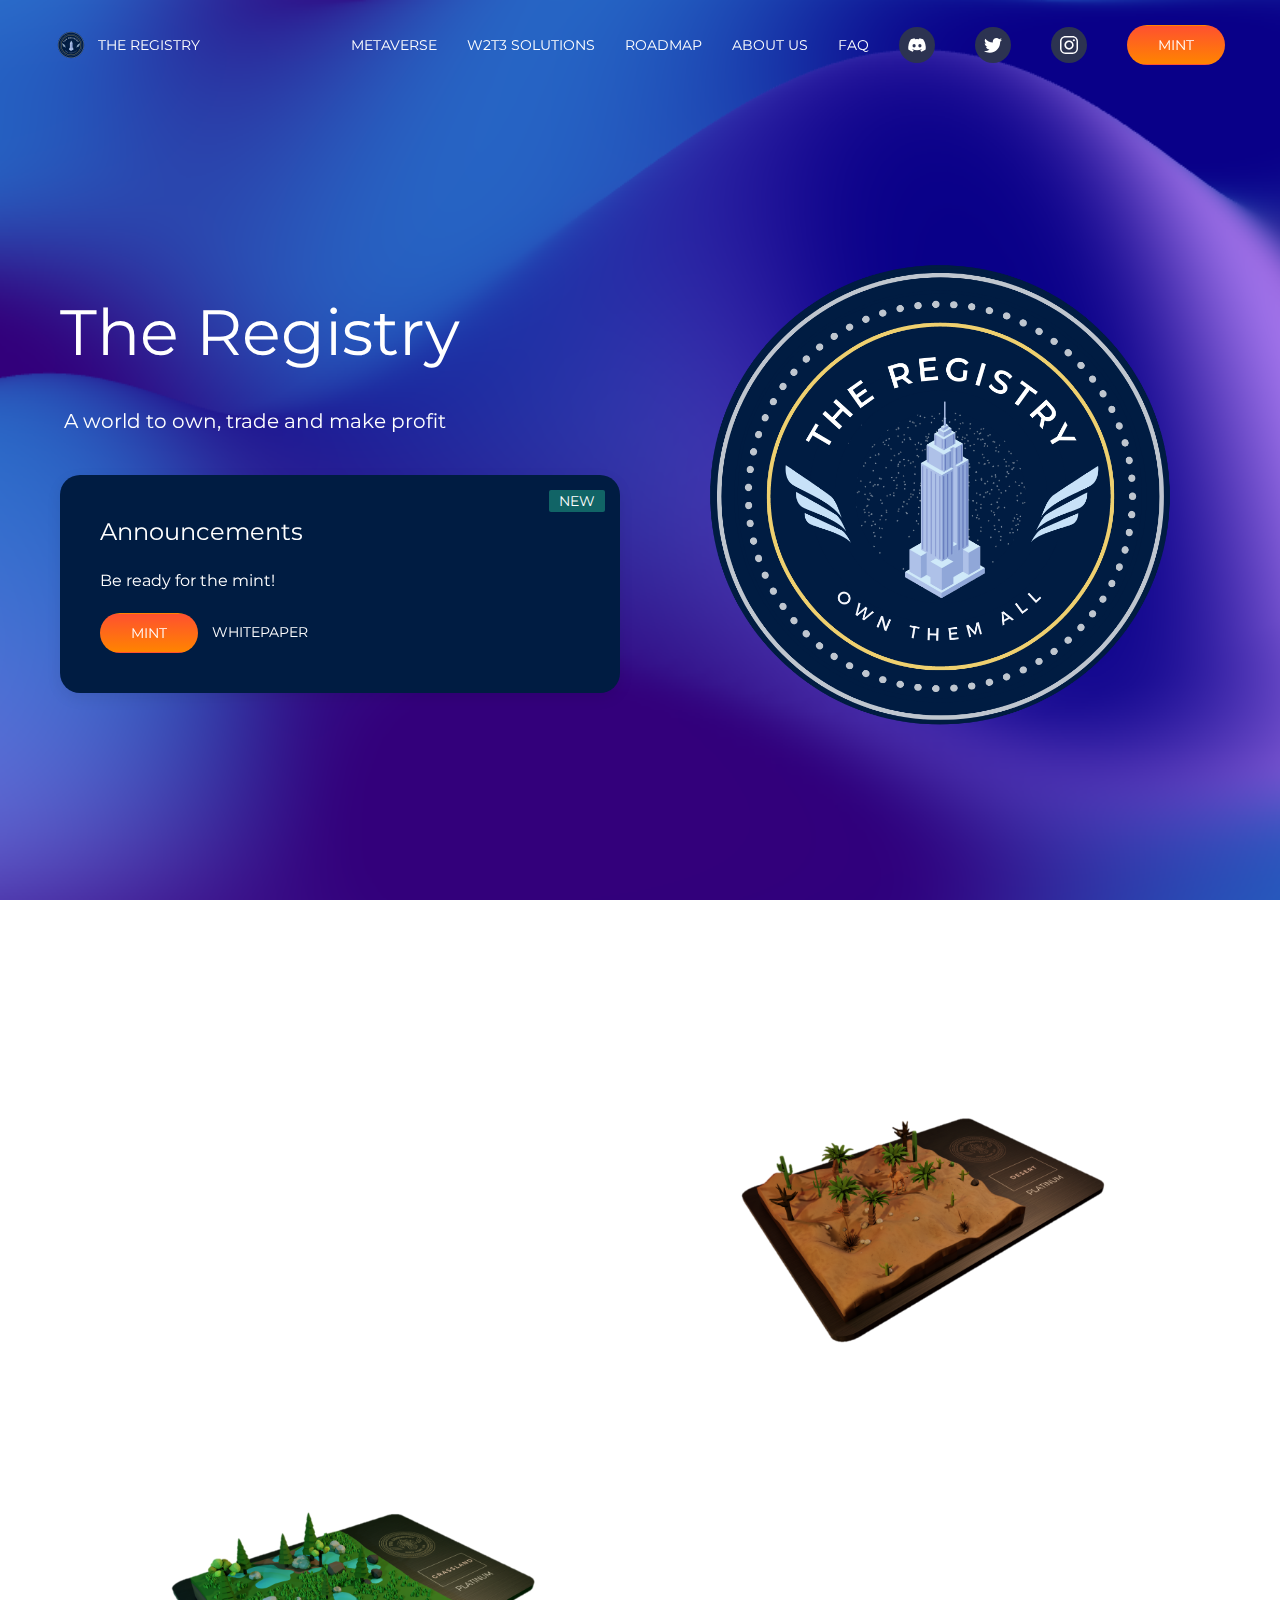
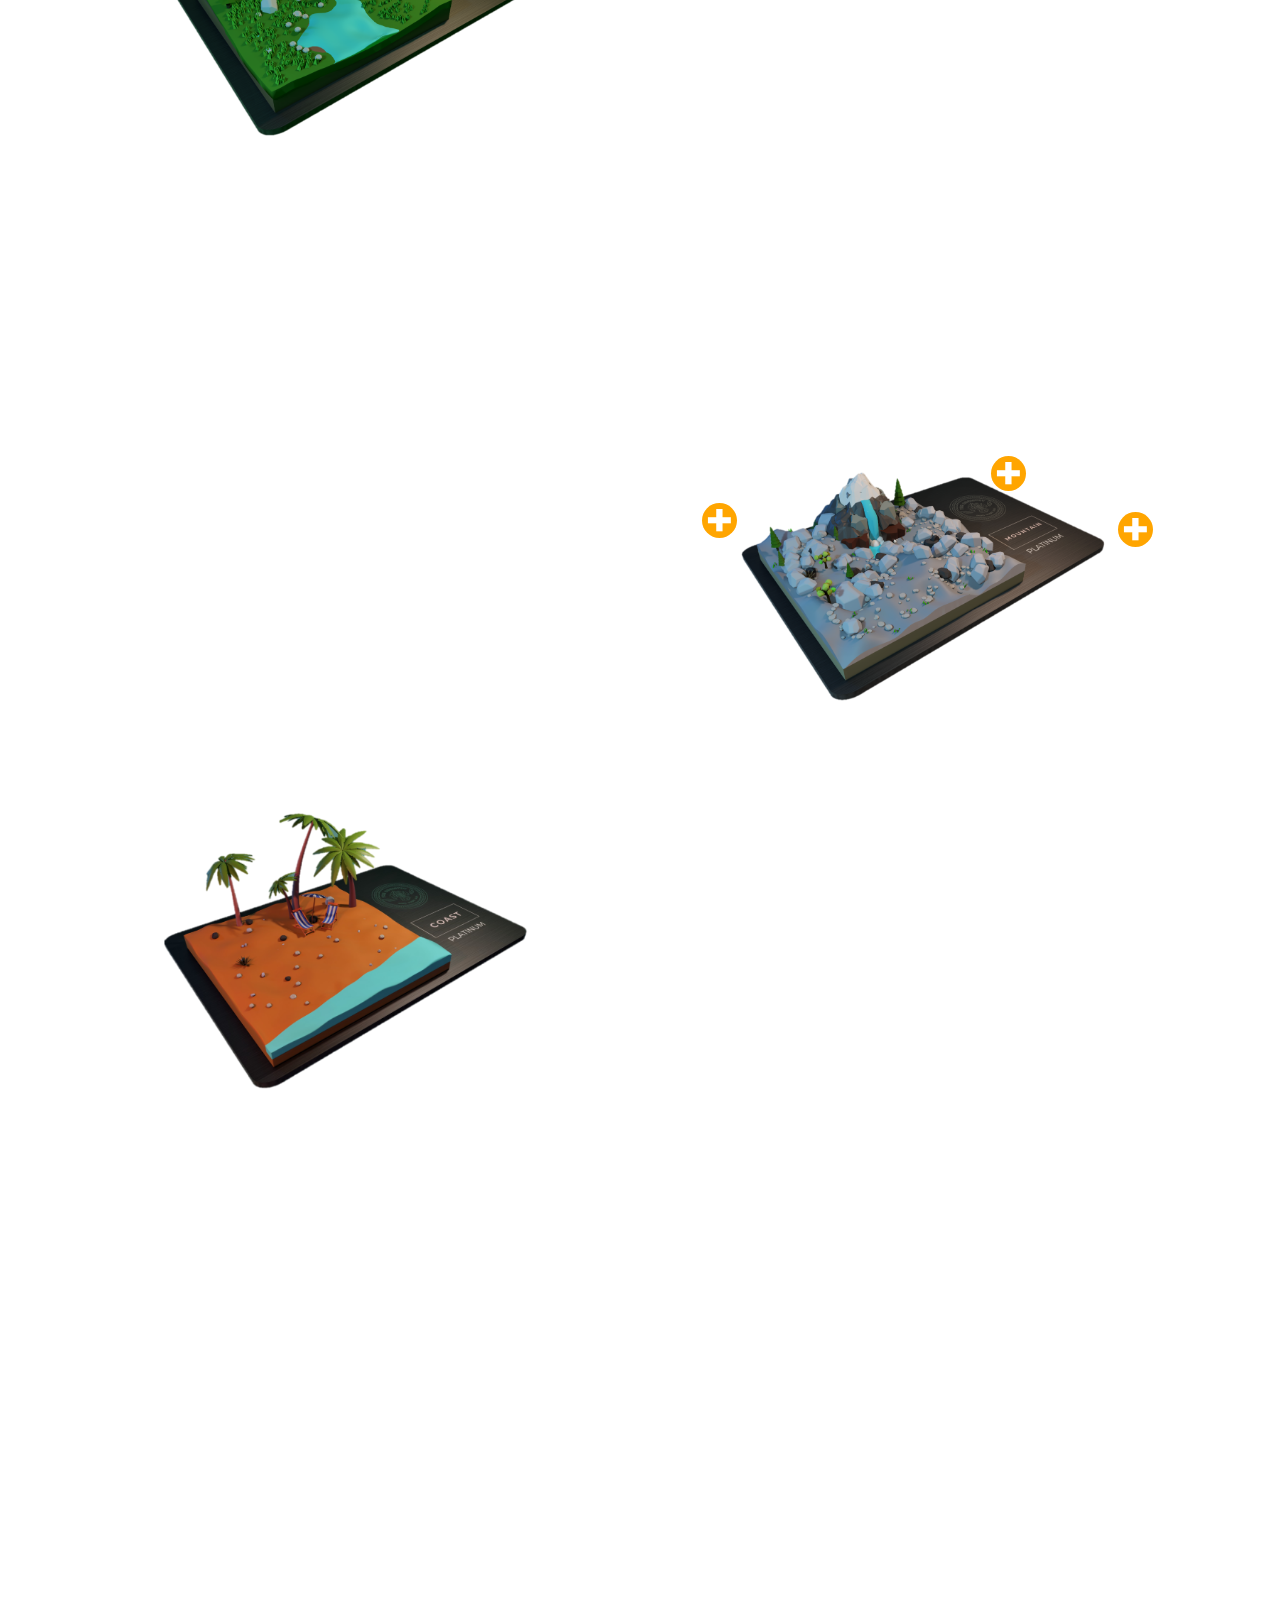
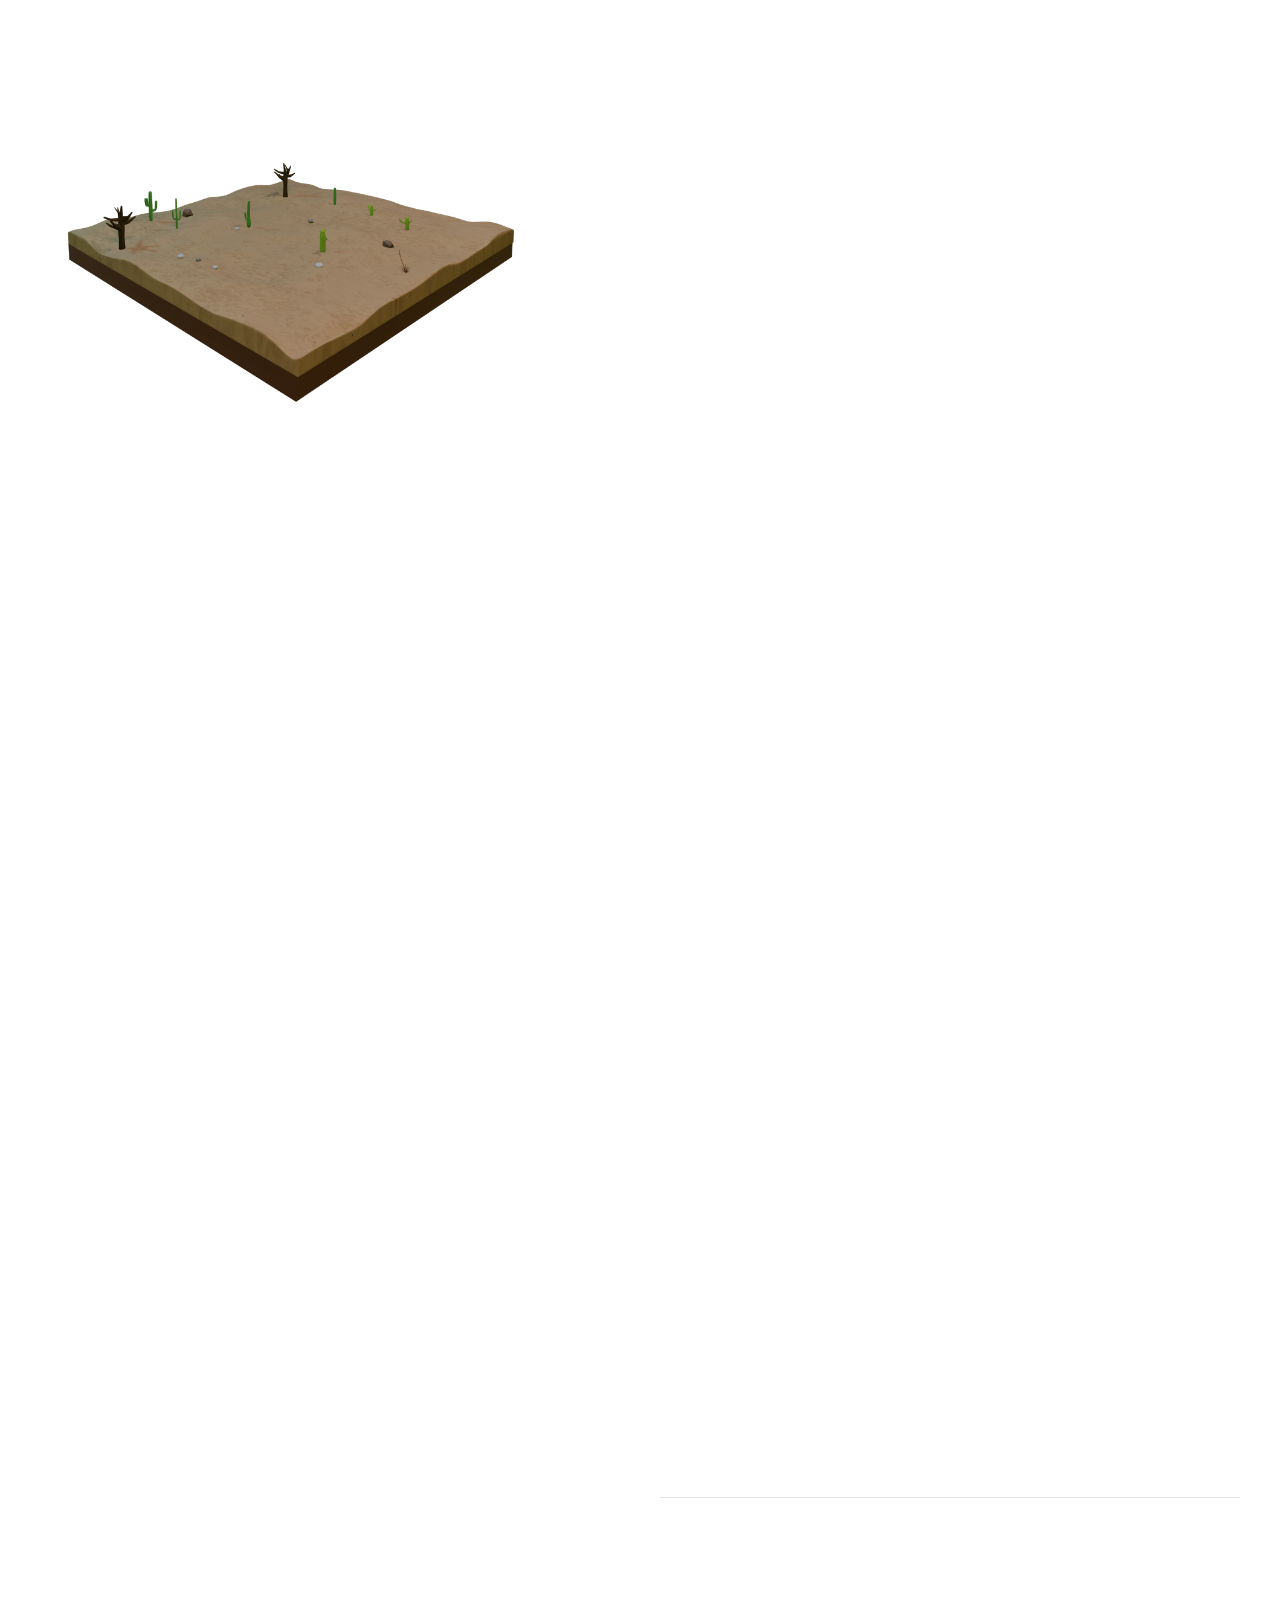
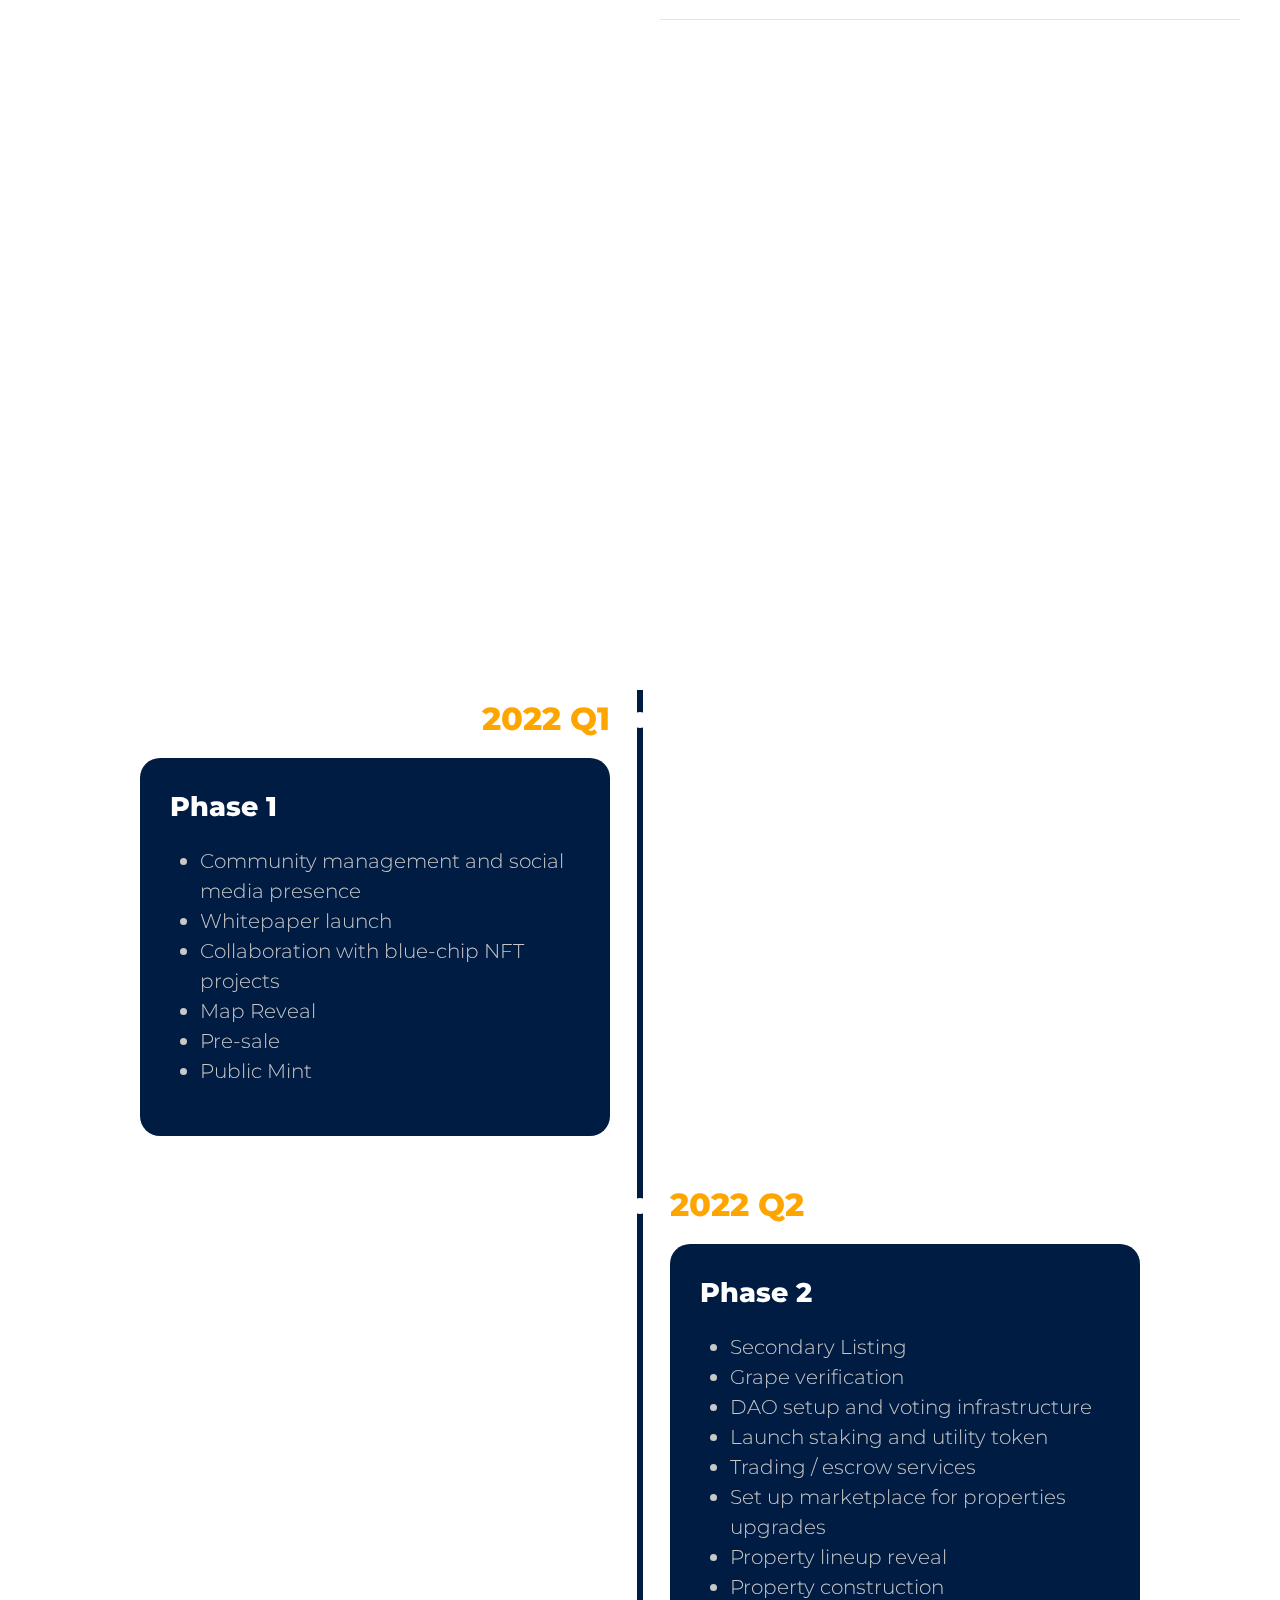
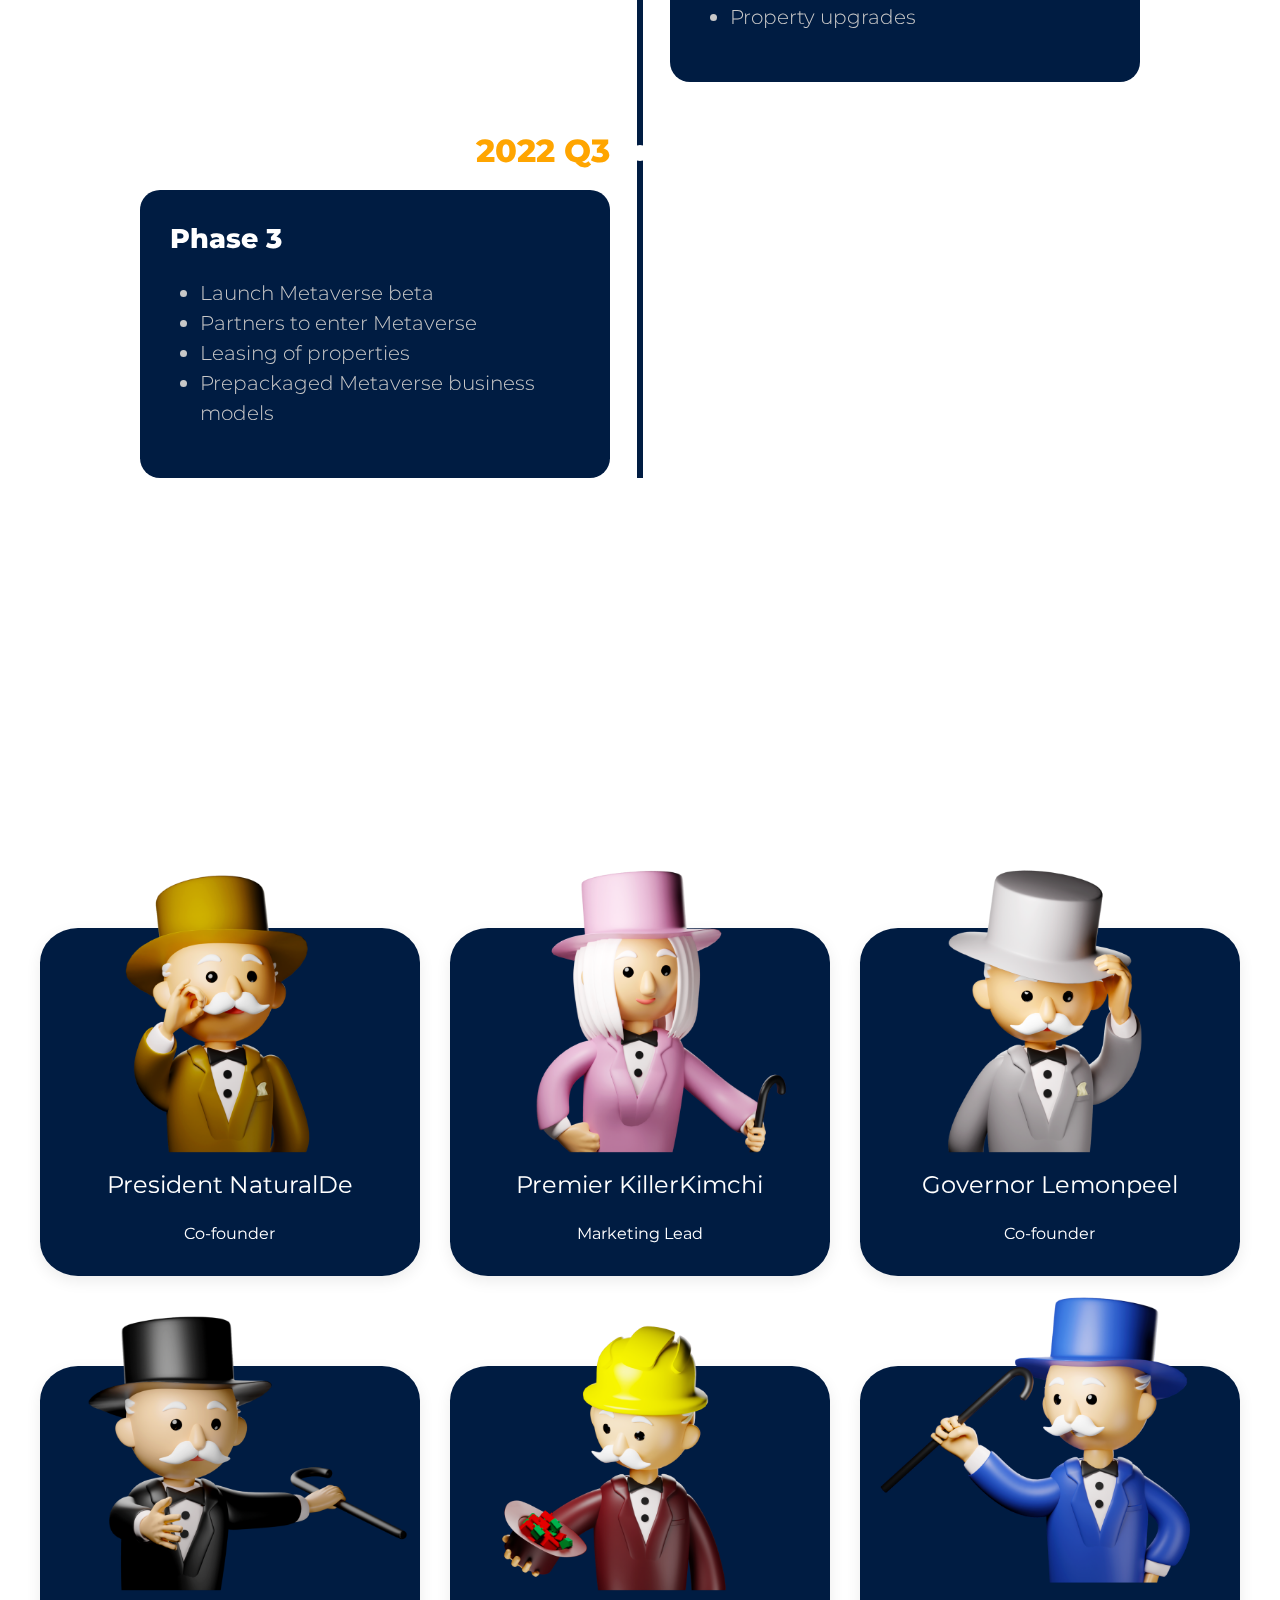
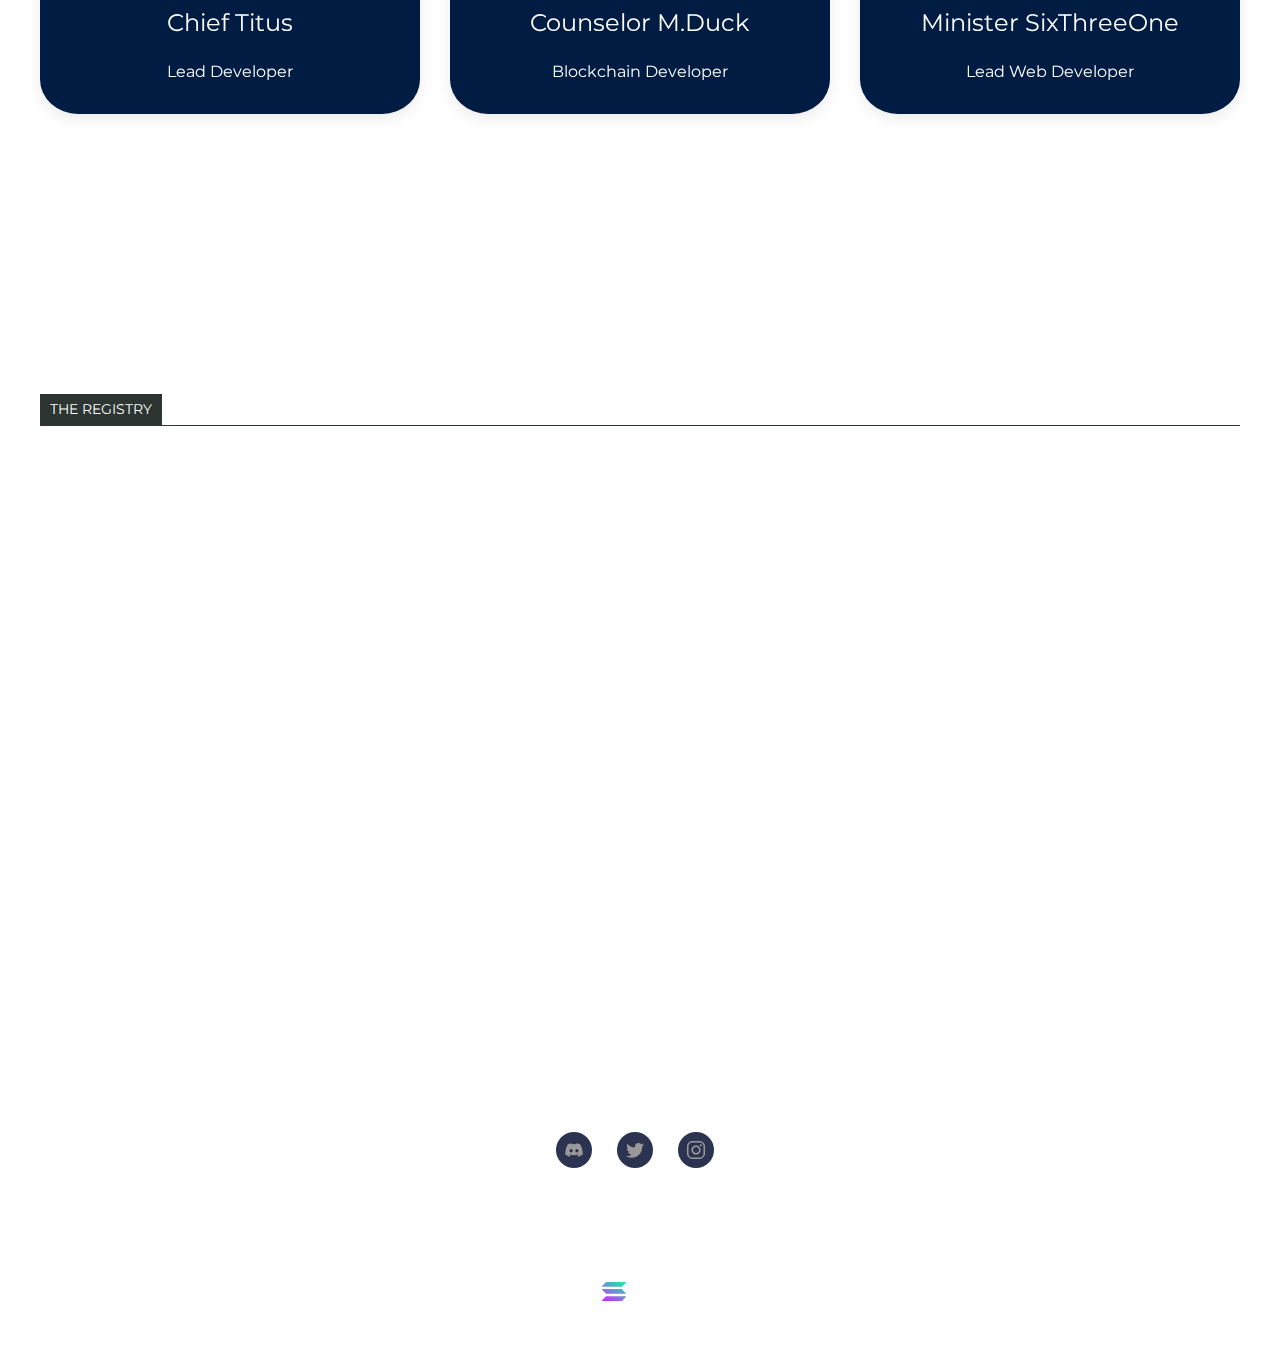
<file: index.html>
<!DOCTYPE html>
<html lang="en" class="no-js" data-theme="light">

<head>
    <meta charset="UTF-8">
    <meta name="viewport" content="width=device-width, initial-scale=1">
    <title>The Registry</title>
    <!-- TODO: update page title -->
    <script type="module">
        document.documentElement.classList.remove('no-js'); document.documentElement.classList.add('js');
    </script>
    <meta name="description" content="The official collection of 3,300 land-based #NFTs. A world to own, trade, and make profit. Strategy P2E metaverse game on Solana. Collect deeds, earn rights, and grow your land empire.">
    <!-- TODO: update meta description -->
    <meta property="og:title" content="The Registry">
    <!-- TODO: update og:title -->
    <meta property="og:url" content="https://www.theregistry.world/">
    <!-- TODO: update og:url -->
    <meta property="og:description" content="The official collection of 3,300 land-based #NFTs. A world to own, trade, and make profit. Strategy P2E metaverse game on Solana. Collect deeds, earn rights, and grow your land empire.">
    <!-- TODO: update og:description -->
    <meta property="og:image" content="/path/to/image">
    <!-- TODO: og:image -->
    <meta property="og:image:alt" content="The Registry">
    <!-- TODO: update og:image:alt -->
    <meta property="og:locale" content="en_US">
    <meta property="og:type" content="website">
    <meta name="twitter:card" content="large-image-twitter.jpg">
    <!-- TODO: update twitter:cared -->
    <link rel="canonical" href="https://www.theregistry.world/">
    <!-- TODO: update canonical link -->
    <link rel="icon" href="assets/thregistry_logo.svg">
    <!-- <link rel="icon" href="/assets/" type="image/svg+xml"> -->
    <link rel="apple-touch-icon" href="assets/apple-touch-icon.png">
    <link rel="manifest" href="assets/site.webmanifest">
    <!-- TODO: update web app manifest file -->
    <meta name="theme-color" content="#2c3351">
    <!-- TODO: update meta theme color -->
    <link rel="stylesheet" href="https://fonts.googleapis.com/css?family=Montserrat">
    <link rel="stylesheet" href="css/uikit.min.css" />
    <script src="js/uikit.min.js"></script>
    <script src="js/uikit-icons.min.js"></script>

    <style>
        html {
            overflow: scroll;
            overflow-x: hidden;
            /* background-image: linear-gradient(90deg, rgba(83, 47, 107, 1) 0%, rgba(13, 13, 108, 1) 50%, rgba(63, 156, 136, 1) 100%); */
        }
        
         ::-webkit-scrollbar {
            width: 0;
            /* Remove scrollbar space */
            background: transparent;
            /* Optional: just make scrollbar invisible */
        }
    </style>
    <!-- Css file -->
    <link rel="stylesheet" href="css/main.css">
</head>

<body>
    <div class="canvas-holder">
        <canvas id="gradient-canvas" class="canvas">
        </canvas>
    </div>



    <!-- Main Navbar -->
    <div class="header-nav" uk-sticky="animation: uk-animation-slide-top;cls-active:uk-navbar-sticky;show-on-up:true;sel-target:.uk-navbar-container;">
        <nav class="uk-container uk-navbar">
            <div class="uk-navbar-left">
                <ul class="uk-navbar-nav">
                    <li>
                        <a class="uk-navbar-item uk-logo" href="#" uk-scroll><img src="assets/favicon-32x32.png" alt="">The Registry
                        </a>
                    </li>
                </ul>
            </div>
            <div class="uk-navbar-right">
                <ul class="uk-navbar-nav uk-visible@m">
                    <li><a class="uk-text-large" href="metaverse.html" onclick="window.open('metaverse.html', '_self')" uk-scroll>METAVERSE</a></li>
                    <li><a class="uk-text-large" href="w2t3.html" onclick="window.open('w2t3.html', '_self')" uk-scroll>W2T3 SOLUTIONS</a></li>
                  <li><a class="uk-text-large" href="#roadmap" uk-scroll>ROADMAP</a></li>
                    <li><a class="uk-text-large" href="#faq" uk-scroll>ABOUT US</a></li>
                    <li><a class="uk-text-large" href="#faq" uk-scroll>FAQ</a></li>  <div class="uk-navbar-item">
                        <li>
                            <a href="https://discord.gg/TheRegistry" class="uk-icon-button uk-margin-small-right" uk-icon="discord" ></a>
                        </li>
                    </div>
                    <div class="uk-navbar-item">
                        <li>
                            <a href="https://twitter.com/TheRegistryNFT" class="uk-icon-button uk-margin-small-right" target="_blank" uk-icon="twitter"></a>
                        </li>
                    </div>
                    <div class="uk-navbar-item">
                        <li>
                            <a href="https://www.instagram.com/theregistry_nft/" class="uk-icon-button uk-margin-small-right" target="_blank" uk-icon="instagram"></a>
                        </li>
                    </div>
                    <div class="uk-navbar-item">
                        <li><a class="uk-button uk-button-default rounded-btn" href="" uk-tooltip="Mint Date TBA">Mint</a></li>
                    </div>
                </ul>
                <a href="#" class="uk-navbar-toggle uk-hidden@m" uk-navbar-toggle-icon uk-toggle="target: #sidenav" style="min-height: 0;"></a>
            </div>
        </nav>
    </div>


    <div id="sidenav" uk-offcanvas="flip: true; mode: reveal" class="uk-offcanvas">
        <div class="uk-offcanvas-bar">
            <ul class="uk-nav">
                <li><a uk-toggle="target: #sidenav" class="uk-text-large" href="metaverse.html" onclick="window.open('metaverse.html', '_self')" uk-scroll>METAVERSE</a></li>
                <li><a uk-toggle="target: #sidenav" class="uk-text-large" href="w2t3.html" onclick="window.open('w2t3.html', '_self')" uk-scroll>W2T3 SOLUTIONS</a></li>
              <li><a uk-toggle="target: #sidenav" class="uk-text-large" href="#roadmap" uk-scroll>ROADMAP</a>
                </li>
                <li><a uk-toggle="target: #sidenav" class="uk-text-large" href="#faq" uk-scroll>ABOUT US</a></li>
                <li><a uk-toggle="target: #sidenav" class="uk-text-large" href="#faq" uk-scroll>FAQ</a></li>
  
                <div class="uk-navbar-item">
                    <li>
                        <a href="https://discord.gg/TheRegistry" class="uk-icon-button uk-margin-small-right" uk-icon="discord" uk-tooltip="Private Discord"></a>
                    </li>
                    <li>
                        <a uk-toggle="target: #sidenav" href="https://twitter.com/TheRegistryNFT" class="uk-icon-button uk-margin-small-right" target="_blank" uk-icon="twitter"></a>
                    </li>
                    <li>
                        <a uk-toggle="target: #sidenav" href="https://www.instagram.com/theregistry_nft/" class="uk-icon-button uk-margin-small-right" target="_blank" uk-icon="instagram"></a>
                    </li>
                </div>
                <div class="uk-navbar-item">
                    <li><a class="uk-button uk-button-default rounded-btn" href="#" uk-tooltip="Mint Date TBA">Mint</a>
                    </li>
                </div>
            </ul>
        </div>
    </div>

    <div class="uk-section uk-section-default landing-section uk-flex uk-flex-center" uk-height-viewport id="home">
        <div class="uk-container uk-flex uk-flex-center uk-padding">
            <div class="uk-width-1-1" uk-grid>
                <div class="uk-flex uk-flex-column uk-flex-around uk-width-1-2">
                    <h1 class="uk-heading-medium" style="color: white; margin-bottom: 0px;">The Registry</h1>
                    <h4 class="" style="color: white;">A world to own, trade and make profit
                        <br>
                    </h4>
                    <div class="uk-card uk-card-default uk-card-hover uk-border-rounded">
                        <div class="uk-card-badge">New</div>
                        <div class="uk-card-body">
                            <h3 class="uk-card-title">Announcements</h3>
                            <p>Be ready for the mint!</p>
                            <p uk-margin="">
                                <a class="uk-button uk-button-default uk-first-column rounded-btn" href="#" uk-tooltip="Mint Date TBA">Mint</a>
                                <a class="uk-button uk-button-text uk-margin-small-left" href="whitepaper.html" target="_blank">Whitepaper</a>
                            </p>
                        </div>
                    </div>
                </div>
                <div class="uk-flex uk-flex-column uk-flex-around uk-width-1-2">
                    <img src="assets/registry_logo.webp" alt="">
                </div>
            </div>
        </div>
    </div>



    <div class="uk-section uk-section-default uk-section-large mission" id="mission">
        <div class="uk-container uk-flex uk-flex-column uk-flex-around">
            <div class="header-top">
                <h1 class="uk-heading-medium uk-text-center">OUR MISSION</h1>
            </div>

            <div class="uk-grid-small uk-child-width-1-2@s uk-flex-center uk-text-center mission-content uk-margin-medium" uk-grid>

                <div class="uk-flex-first uk-flex-last@s">
                    <img src="assets/DESERT.webp" alt="" width="400">
                </div>
                <div class="uk-flex-last uk-flex-first@s ">
                    <p class="uk-padding-small">The Registry’s mission is to create a strategic city-building simulation, eventually evolving into a uniquely immersive metaverse. Like many other metaverse projects, our goal is to create meaningful social connections while providing
                        the infrastructure to encourage fluid conversations, creativity, and growth in our community
                    </p>
                </div>
            </div>

            <div class="uk-grid-small uk-child-width-1-2@s uk-flex-center uk-text-center mission-content uk-margin-medium" uk-grid>

                <div class="uk-flex-first">
                    <img src="assets/GRASSLAND.webp" alt="" width="400" srcset="">
                </div>
                <div class="uk-flex-last">
                    <p class="uk-padding-small">The team (”The Registry”) will launch a collection of 3,300 deeds obtainable through pre-sales, public mint, and secondary trading. Each deed entitles the holder to an equivalent plot of land in our Metaverse. Holders of the deeds
                        (”The Landowner”) will be entitled to a multitude of perks and benefits, including, but not limited to buildingconstruction rights, staking benefits, token airdrops, rent collection, and many more. Early landowners in our ecosystem
                        will ultimately become prolific real estate developers in our proprietary Metaverse.
                    </p>
                </div>
            </div>

            <div class="uk-grid-small uk-child-width-1-2@s uk-flex-center uk-text-center mission-content uk-margin-medium" uk-grid>

                <div class="uk-flex-first uk-flex-last@s img-btn">
                    <span class="plus-one" uk-toggle="target: #plus-one" uk-tooltip="Land">+</span>
                    <span class="plus-two" uk-toggle="target: #plus-two" uk-tooltip="Name">+</span>
                    <span class="plus-three" uk-toggle="target: #plus-three" uk-tooltip="Tier">+</span>
                    <div id="plus-one" uk-modal>
                        <div class="uk-modal-dialog uk-modal-body uk-margin-auto-vertical">
                            <button class="uk-modal-close-default" type="button" uk-close></button>
                            <h2 class="uk-modal-title">LAND</h2>
                            <p>Each piece of land one would receive is a section of a larger piece of land, so each piece is unique in terms of elevation, landscape, and features.</p>
                        </div>
                    </div>
                    <div id="plus-two" uk-modal>
                        <div class="uk-modal-dialog uk-modal-body uk-margin-auto-vertical">
                            <button class="uk-modal-close-default" type="button" uk-close></button>
                            <h2 class="uk-modal-title">NAME</h2>
                            <p>
                                The naming for each deed has the following structure: "(first name]" + "Heights", "Meadows", "Square" (e.g. Laguna Heights. Laguna Meadows, Laguna Square).
                            </p>
                            <p>
                                Each deed belongs to a set of 3 Deeds (situated in close geographical proximity in our Metaverse), represented by the same first word (e.g. Laguna), the second word can be inconsequential. Collect a full district to earn a list of perks in Phase II
                            </p>
                        </div>
                    </div>
                    <div id="plus-three" uk-modal>
                        <div class="uk-modal-dialog uk-modal-body uk-margin-auto-vertical">
                            <button class="uk-modal-close-default" type="button" uk-close></button>
                            <h2 class="uk-modal-title">TIER</h2>
                            <p>There are a total of 1,100 districts, each district is tiered (Gold, Platinum, Diamond) according to its:</p>
                            <ul>
                                <li>Location (proximity to other districts/utilities)</li>
                                <li>Resources (clean water, energy, materials, etc.)</li>
                                <li>Landscape (geographical feature of land)</li>
                            </ul>
                        </div>
                    </div>
                    <h2 class="uk-padding">Deed Anatomy</h2>
                    <img src="assets/MOUNTAIN.webp" alt="" width="400" srcset="">
                </div>
                <div class="uk-flex-last uk-flex-first@s">
                    <p class="uk-padding-small">Each deed belongs to a set of 3 Deeds (situated in close geographical proximity in our Metaverse), represented by the same first word (e.g. Laguna), the second word can be inconsequential. Collect a full district to earn a list of
                        perks in Phase II
                    </p>
                </div>
            </div>

            <div class="uk-grid-small uk-child-width-1-2@s uk-flex-center uk-text-center mission-content uk-margin-medium" uk-grid>

                <div class="uk-flex-first">
                    <img src="assets/COAST.webp" alt="" width="400" srcset="">
                </div>
                <div class="uk-flex-last ">
                    <p class="uk-padding-small">Collecting matching deeds and building properties is only the start, from there, players will be able to collect rent and operate businesses shops. As the project develops and matures, landowners will not only be able to construct
                        additional properties, but also upgrade and customize existing properties. This will enable you to unlock higher leasing yields and grow your district’s wealth.
                    </p>
                </div>
            </div>

        </div>
    </div>

    <div class="uk-section uk-section-default uk-padding-remove-top">
        <div id="roadmap">
            <h1 class="uk-heading-medium uk-text-center">ROADMAP</h1>
        </div>

        <div id="js-sticky-parallax-images" class="uk-child-width-1-2 uk-grid-roadmap" style="height: 250vh" uk-grid="">
            <div class="uk-background-default uk-width-expand uk-first-column uk-padding uk-padding-remove-top roadmap-img">

                <div style="height: 75vh;" uk-sticky="bottom: #js-sticky-parallax-images" class="uk-sticky sticky-parallax-img">
                    <div uk-parallax="target: #js-sticky-parallax-images; y: 50vh, 45vh;">
                        <img class="uk-position-center-left" src="assets/1. Base Land.webp" alt="" width="1800" height="1200">
                        <img class="uk-position-center-left" src="assets/2. Only Bulding.webp" alt="" width="1800" height="1200" uk-parallax="target: #js-sticky-parallax-images; start: 150vh; end: 100% + 100vh - 200vh; opacity: 0,1" style="opacity: 0;">
                        <img class="uk-position-center-left" src="assets/4. Complete.webp" alt="" width="1800" height="1200" uk-parallax="target: #js-sticky-parallax-images; start: 250vh; end: 100% + 100vh - 270vh; opacity: 0,1" style="opacity: 0;">
                    </div>
                </div>
                <div class="uk-sticky-placeholder" style="height: 50%; margin: 0px;" hidden="">

                </div>

            </div>
            <div class="uk-width-expand uk-padding uk-padding-remove-top roadmap-phases parallax-phase">

                <div style="height: 75vh;">

                </div>

                <div class="uk-flex uk-flex-middle" style="height: 50vh;">
                    <div>
                        <h1>Phase I: Obtain Deeds</h1>

                        <p>Our collection of 3,300 deeds will be the first keys to unlock a lucrative real estate business for the future
                        </p>
                        <h4>As a Deed Owner, you will receive:
                        </h4>
                        <ul class="uk-list uk-list-decimal">
                            <li>Deeds, giving access and rights to a plot of land</li>
                            <li>The ability to stake and earn tokens</li>
                            <li>The ability to build, upgrade and lease out properties</li>
                            <li>Access to our DAO community and other NFT communities</li>
                        </ul>
                    </div>
                </div>

                <div class="uk-flex uk-flex-middle" style="height: 50vh;">
                    <div>

                        <h1>Phase II: Infrastructure, Properties, and Tokenomics</h1>

                        <p>After the mint, The Registry will ensure secondary markets and trading services are online as soon as possible.

                        </p>
                        <p>Subsequently, district owners will receive a basic building corresponding to your land tier.
                        </p>
                        <p>We will also introduce a staking mechanism to provide stakers with regular token airdrops. The more deeds you own, the more tokens you will receive!</p>

                    </div>
                </div>

                <div class="uk-flex uk-flex-middle uk-padding-remove-top" style="min-height: 80vh;">
                    <div>

                        <h1>Phase III: Our Metaverse</h1>
                        <dl class="uk-description-list uk-description-list-divider">
                            <dt>Cross-Community Collaboration</dt>
                            <dd>Collaborate with avatar/PFP NFTs to enter our Metaverse. Our partners will be able to build their own headquarters on our Metaverse, allowing their holders to enter our Metaverse.
                            </dd>
                            <dt>Renting Space</dt>
                            <dd>Allow landowners to lease their land and space (e.g. flats, offices, rooms, halls, venues) to visitors of our Metaverse.</dd>
                            <dt>Prepackaged Businesses</dt>
                            <dd>We envision a Metaverse where value creation is also democratized. We will be using revenue generated from the first two phases to build standard business solutions allowing IRL businesses to integrate with The Registry’s metaverse.
                                We will provide the digital infrastructure (e.g., digital space and layout, backend ecommerce workflow etc.) for purchase, so you focus on creating and operating your business under the registry.
                            </dd>
                        </dl>
                    </div>
                </div>

            </div>
        </div>

    </div>





    <div class="uk-section uk-section-default timeline">
        <div class="uk-container uk-flex uk-flex-center uk-padding uk-flex-column" id="timeline">
            <h1 class="uk-heading-medium uk-text-center">TIMELINE</h1>
            <!-- The Timeline -->
            <div class="timeline-section">
                <div class="timeline-items">
                    <div class="timeline-item">
                        <div class="timeline-dot"></div>
                        <div class="timeline-date timeline-date-odd">2022 Q1</div>
                        <div class="timeline-content">
                            <h3>Phase 1</h3>
                            <ul>
                                <li>Community management and social media presence</li>
                                <li>Whitepaper launch</li>
                                <li>Collaboration with blue-chip NFT projects</li>
                                <li>Map Reveal</li>
                                <li>Pre-sale</li>
                                <li>Public Mint</li>
                            </ul>
                        </div>
                    </div>
                    <div class="timeline-item">
                        <div class="timeline-dot"></div>
                        <div class="timeline-date">2022 Q2</div>
                        <div class="timeline-content">
                            <h3>Phase 2</h3>

                            <ul>
                                <li>Secondary Listing</li>
                                <li>Grape verification</li>
                                <li>DAO setup and voting infrastructure</li>
                                <li>Launch staking and utility token</li>
                                <li>Trading / escrow services</li>
                                <li>Set up marketplace for properties upgrades</li>
                                <li>Property lineup reveal</li>
                                <li>Property construction</li>
                                <li>Property upgrades</li>
                            </ul>
                        </div>
                    </div>
                    <div class="timeline-item">
                        <div class="timeline-dot"></div>
                        <div class="timeline-date timeline-date-odd">2022 Q3</div>
                        <div class="timeline-content">
                            <h3>Phase 3</h3>
                            <ul>
                                <li>Launch Metaverse beta</li>
                                <li>Partners to enter Metaverse</li>
                                <li>Leasing of properties</li>
                                <li>Prepackaged Metaverse business models</li>
                            </ul>
                        </div>
                    </div>
                </div>
            </div>
        </div>
    </div>

    <div class="uk-section uk-section-default" id="team">
        <div class="uk-container uk-padding uk-text-center">
            <h1>MEET THE TEAM</h1>
        </div>
        <div class="uk-container">
            <div class="uk-grid-medium uk-child-width-1-3@m uk-child-width-1-2@s team-content" uk-grid uk-height-match="target: > div > .uk-card > .uk-card-body">

                <div>
                    <div class="uk-card uk-card-primary uk-card-small" uk-toggle="target: #modal-naturalde">
                        <div class="uk-card-media-top uk-cover-container">
                            <img src="assets/president-naturalde.webp" alt="Card image cap" uk-cover>
                            <canvas width="125" height="300"></canvas>
                        </div>
                        <div class="uk-card-body uk-text-center">
                            <h3 class="uk-card-title">President NaturalDe</h3>
                            <p>Co-founder</p>
                        </div>
                        <div class="uk-card-footer">
                        </div>
                    </div>
                </div>

                <div id="modal-naturalde" class="uk-flex-top uk-modal" uk-modal="" tabindex="-1">
                    <div class="uk-modal-dialog uk-modal-body uk-margin-auto-vertical">
                        <div class="uk-flex-last@s uk-card-media-right uk-cover-container">
                            <img src="assets/president-naturalde.webp" alt="" uk-cover>
                            <canvas width="600" height="400"></canvas>
                        </div>
                        <h2 class="uk-modal-title">President NaturalDe</h2>
                        <p class="uk-text-meta">Co-founder</p>
                        <p>NaturalDe studied CS and Math in college, and has an interest in IRR analysis and building transaction comps. While working from home, he peruses a wide array of finance publications (mainly Whomst Intern and Wall Street Oasis).
                            NaturalDe has dreams of one day becoming Whomst MD.</p>
                        <button class="uk-modal-close-default" type="button" uk-close></button>
                    </div>
                </div>

                <div>
                    <div class="uk-card uk-card-primary uk-card-small" uk-toggle="target: #modal-killerkimchi">
                        <div class="uk-card-media-top uk-cover-container">
                            <img src="assets/premier-killerkimchi.webp" alt="Card image cap" uk-cover>
                            <canvas width="125" height="300"></canvas>
                        </div>
                        <div class="uk-card-body uk-text-center">
                            <h3 class="uk-card-title">Premier KillerKimchi</h3>
                            <p>Marketing Lead</p>
                        </div>
                        <div class="uk-card-footer">
                        </div>
                    </div>
                </div>

                <div id="modal-killerkimchi" class="uk-flex-top uk-modal" uk-modal="" tabindex="-1">
                    <div class="uk-modal-dialog uk-modal-body uk-margin-auto-vertical">
                        <div class="uk-flex-last@s uk-card-media-right uk-cover-container">
                            <img src="assets/premier-killerkimchi.webp" alt="" uk-cover>
                            <canvas width="600" height="400"></canvas>
                        </div>
                        <h2 class="uk-modal-title">Premier Killerkimchi</h2>
                        <p class="uk-text-meta">Marketing Lead</p>
                        <p>Killerkimchi loves adventure, exploring, travelling, and is an NFT enthusiast! She has a strong background in digital marketing and an affinity for designing, with her day to day involving data science. You’ll find her trying new
                            foods and spending time in cafes always for inspiration. Get ready to learn more about this amazing project! 🙌</p>
                        <button class="uk-modal-close-default" type="button" uk-close></button>
                    </div>
                </div>

                <div>
                    <div class="uk-card uk-card-primary uk-card-small" uk-toggle="target: #modal-lemonpeel">
                        <div class="uk-card-media-top uk-cover-container">
                            <img src="assets/governor-lemonpeel.webp" alt="Card image cap" uk-cover>
                            <canvas width="125" height="300"></canvas>
                        </div>
                        <div class="uk-card-body uk-text-center">
                            <h3 class="uk-card-title">Governor Lemonpeel</h3>
                            <p>Co-founder</p>
                        </div>
                        <div class="uk-card-footer">
                        </div>
                    </div>
                </div>

                <div id="modal-lemonpeel" class="uk-flex-top uk-modal" uk-modal="" tabindex="-1">
                    <div class="uk-modal-dialog uk-modal-body uk-margin-auto-vertical">
                        <div class="uk-flex-last@s uk-card-media-right uk-cover-container">
                            <img src="assets/governor-lemonpeel.webp" alt="" uk-cover>
                            <canvas width="600" height="400"></canvas>
                        </div>
                        <h2 class="uk-modal-title">Governor Lemonpeel</h2>
                        <p class="uk-text-meta">Co-founder</p>
                        <p>Lemonpeel has a background in Finance, and was introduced to the NFT world through a group of likeminded friends back in college. He is interested in pushing the boundaries of NFTs as an asset class and envisions layers of real-world
                            utility atop what is currently available. Outside of work, you can find him on the golf course, playing Gran Tourismo, or munching on a PB&J. </p>
                        <button class="uk-modal-close-default" type="button" uk-close></button>
                    </div>
                </div>

                <div>
                    <div class="uk-card uk-card-primary uk-card-small" uk-toggle="target: #modal-titus">
                        <div class="uk-card-media-top uk-cover-container">
                            <img src="assets/chief-titus.webp" alt="Card image cap" uk-cover>
                            <canvas width="125" height="300"></canvas>
                        </div>
                        <div class="uk-card-body uk-text-center">
                            <h3 class="uk-card-title">Chief Titus</h3>
                            <p>Lead Developer</p>
                        </div>
                        <div class="uk-card-footer">
                        </div>
                    </div>
                </div>

                <div id="modal-titus" class="uk-flex-top uk-modal" uk-modal="" tabindex="-1">
                    <div class="uk-modal-dialog uk-modal-body uk-margin-auto-vertical">
                        <div class="uk-flex-last@s uk-card-media-right uk-cover-container">
                            <img src="assets/chief-titus.webp" alt="" uk-cover>
                            <canvas width="600" height="400"></canvas>
                        </div>
                        <h2 class="uk-modal-title">Chief Titus</h2>
                        <p class="uk-text-meta">Lead Developer</p>
                        <p>Chief Titus has a background in Finance, and has a very strong interest in NFT investment. He holds multiple blue chips ETH and Solana projects and has strong connections to whales in the NFT space. He will contribute significantly
                            to the project by leveraging his deep and solid understanding of this new asset class.
                        </p>
                        <button class="uk-modal-close-default" type="button" uk-close></button>
                    </div>
                </div>

                <div>
                    <div class="uk-card uk-card-primary uk-card-small" uk-toggle="target: #modal-mduck">
                        <div class="uk-card-media-top uk-cover-container">
                            <img src="assets/counselor-mduck.webp" alt="Card image cap" uk-cover>
                            <canvas width="125" height="300"></canvas>
                        </div>
                        <div class="uk-card-body uk-text-center">
                            <h3 class="uk-card-title">Counselor M.Duck</h3>
                            <p>Blockchain Developer</p>
                        </div>
                        <div class="uk-card-footer">
                        </div>
                    </div>
                </div>

                <div id="modal-mduck" class="uk-flex-top uk-modal" uk-modal="" tabindex="-1">
                    <div class="uk-modal-dialog uk-modal-body uk-margin-auto-vertical">
                        <div class="uk-flex-last@s uk-card-media-right uk-cover-container">
                            <img src="assets/counselor-mduck.webp" alt="" uk-cover>
                            <canvas width="600" height="400"></canvas>
                        </div>
                        <h2 class="uk-modal-title">Counselor M.Duck</h2>
                        <p class="uk-text-meta">Blockchain Developer</p>
                        <p>He is a seasoned software engineering professional with multiple years of experience in programming. His background is in data science and automation with a focus on Data Analysis Solutions. He has been in crypto for 5 years and
                            specializes in blockchain and on-chain data analysis. He will be mainly working on blockchain integration and wallet authentication system.
                        </p>
                        <button class="uk-modal-close-default" type="button" uk-close></button>
                    </div>
                </div>

                <div>
                    <div class="uk-card uk-card-primary uk-card-small" uk-toggle="target: #modal-sixthreeone">
                        <div class="uk-card-media-top uk-cover-container">
                            <img src="assets/minister-sixthreeone.webp" alt="Card image cap" uk-cover>
                            <canvas width="125" height="300"></canvas>
                        </div>
                        <div class="uk-card-body uk-text-center">
                            <h3 class="uk-card-title">Minister SixThreeOne</h3>
                            <p>Lead Web Developer</p>
                        </div>
                        <div class="uk-card-footer">
                        </div>
                    </div>
                </div>

                <div id="modal-sixthreeone" class="uk-flex-top uk-modal" uk-modal="" tabindex="-1">
                    <div class="uk-modal-dialog uk-modal-body uk-margin-auto-vertical">
                        <div class="uk-flex-last@s uk-card-media-right uk-cover-container">
                            <img src="assets/minister-sixthreeone.webp" alt="" uk-cover>
                            <canvas width="600" height="400"></canvas>
                        </div>
                        <h2 class="uk-modal-title">Minister SixThreeOne</h2>
                        <p class="uk-text-meta">Lead Web Developer</p>
                        <p>SixThreeOne has a background in Fintech, who has recently fell into the rabbit hole of Web3. He holds strong conviction towards the future of DeFi and constantly finds connection and insights from other projects to add value in
                            the project he has been involved. Outside of work, you can find him hunting for yields. WAGMI
                        </p>
                        <button class="uk-modal-close-default" type="button" uk-close></button>
                    </div>
                </div>

            </div>
        </div>
    </div>

    <div class="uk-section uk-section-default uk-section-large" id="faq">

        <div class="uk-container">
            <h1 class="uk-text-center">FAQ</h1>
            <ul uk-tab class="uk-subnav uk-subnav-pill">
                <li><a href="#">The Registry</a></li>
                <li><a href="#">Technical</a></li>
            </ul>

            <ul class="uk-switcher uk-margin">
                <li>
                    <ul uk-accordion="multiple: true">
                        <li>
                            <a class="uk-accordion-title" href="#">1. Who is The Registry?</a>
                            <div class="uk-accordion-content">
                                <p>The Registry is a governing body that will launch a collection of 3,300 deeds obtainable through pre-sales, public mint, and secondary trading. Each deed entitles the holder to an equivalent piece of land representing a
                                    plot of land in our Metaverse. The Registry is the governing group of its Metaverse. It is the central architecture behind future marketplaces for property action cards.
                                </p>
                            </div>
                        </li>

                        <li>
                            <a class="uk-accordion-title" href="#">2. What will The Registry look like in the
                                future?</a>
                            <div class="uk-accordion-content">
                                <p>Our end-goal is to build an inclusive metaverse, promoting the idea of "democratization of the metaverse design process", meaning holders can take part in creating the metaverse.</p>
                                <p>Once someone owns their piece of land, the type of property that they develop is up to the holder, it can be residential, commercial, public, (ex: malls, businesses, hotels, small businesses, etc).</p>
                                <p>We hope to achieve a well-balanced ecosystem in our metaverse (our world won't work if there are only malls in it 😂!. That’s why right now we are collaborating with well-established projects, with each community having
                                    their unique edge. For example, we will be modelling a school, malls, research labs, retail stores, social headquarters, and so much more to create a balanced ecosystem for our metaverse players in the future.
                                </p>
                                <p>Additionally, a major aspect is our "out-of-the-box business model". Another aim of our metaverse is to support individuals / small-medium sized businesses who want to enter the metaverse. Our metaverse can offer office
                                    spaces from commercial buildings / shops in malls, so we can help them achieve their goals via our platform without needing to overcome a massive barrier. We will also have educational resources and knowledge based
                                    organizations in our world to offer for those who enter.</p>
                                <div class="uk-flex uk-flex-center"><img src="assets/faq_vision_diagram.webp" alt="" srcset="">
                                </div>
                            </div>
                        </li>
                        <li>
                            <a class="uk-accordion-title" href="#">3. What’s the Metaverse?</a>
                            <div class="uk-accordion-content">
                                <p>The metaverse is a digital reality that combines aspects of social media, online gaming, augmented reality (AR), virtual reality (VR), and cryptocurrencies to allow users to interact virtually. Augmented reality overlays
                                    visual elements, sound, and other sensory input onto real-world settings to enhance the user experience.
                                </p>
                                <p>Our metaverse is the large piece of land comprised of the 3,300 pieces of square plots of land, which will host a balanced ecosystem where enterprises, businesses, social organizations, and e-commerce platforms can thrive.
                                </p>
                            </div>
                        </li>
                        <li>
                            <a class="uk-accordion-title" href="#">4. What is a District?</a>
                            <div class="uk-accordion-content">
                                <p>Each district consists of 3 predetermined adjacent pieces of land with the same name. Therefore, there are 1,100 unique districts consisting of 3,300 pieces of land.</p>
                                <p>The existing piece of land on your deed. Each plot of land belongs to one of four archetypes Grassland, Coast, Desert, or Mountain.</p>
                            </div>
                        </li>
                        <li>
                            <a class="uk-accordion-title" href="#">5. What is a Deed?</a>
                            <div class="uk-accordion-content">
                                <p>A deed is your land contract in the form of a card. It contains your entitled piece of land, the name, and the tier. The naming for each deed has the following structure: “[first name]” + “Heights”, “Meadows”, “Square”
                                    (e.g. Laguna Heights, Laguna Meadows, Laguna Square).</p>
                                <p>Once you purchase a deed, you become an official “Landowner” in our Metaverse.</p>
                            </div>
                        </li>
                        <li>
                            <a class="uk-accordion-title" href="#">6. Will The Registry have a marketplace? What can we
                                purchase there?</a>
                            <div class="uk-accordion-content">
                                <dl class="uk-description-list uk-description-list-divider">
                                    <dt>Marketplace</dt>
                                    <dd>Yes, we will have a marketplace!</dd>
                                    <dt>Property Action Cards</dt>
                                    <dd>These are action items to be revealed later!</dd>
                                    <dt>Construction Rights</dt>
                                    <dd>Once a landowner obtains 3 pieces of land in the same district (owning a full district), they will receive immediate construction rights to build a building according to their tier. However, if you purchase Property
                                        Action Cards with our tokens, it is an alternative way of obtaining Construction Rights and bypasses the district ownership requirement (you can have just one deed and build).
                                    </dd>
                                </dl>
                            </div>
                        </li>
                        <li>
                            <a class="uk-accordion-title" href="#">7. How will I be able to use my Deed in the
                                future?</a>
                            <div class="uk-accordion-content">
                                <dl class="uk-description-list">
                                    <dt>Buildings</dt>
                                    <dd>You can use the deed to socialize, connect, gather, start a business, host venues, launch your e-commerce platform, start an organization, and so much more! The possibilities are endless.</dd>
                                    <dt>Types of Buildings</dt>
                                    <dd>To be revealed!</dd>
                                </dl>
                            </div>
                        </li>
                        <li>
                            <a class="uk-accordion-title" href="#">8. How can I profit with The Registry?</a>
                            <div class="uk-accordion-content">
                                <p>You can profit by renting out your buildings (passive income), hosting social venues (such as concerts, parks), or using the space to host your small enterprise / commercial business to sell products!</p>
                            </div>
                        </li>

                    </ul>
                </li>
                <li>
                    <ul uk-accordion="multiple: true">
                        <li>
                            <a class="uk-accordion-title" href="#">1. What is an NFT?</a>
                            <div class="uk-accordion-content">
                                <p>NFT stands for non-fungible token, a unique and non-interchangeable unit of data stored on a digital ledger that uses blockchain technology to establish proof of ownership. NFTs are collectible digital assets that hold
                                    value, just like how physical art holds value, so do NFTs. NFTs are a lot like cryptocurrencies such as Bitcoin and Ethereum. However, an NFT is completely unique, and it can't be exchanged like-for-like, which is where
                                    non-fungible starts to make sense. The file stores extra information that elevates it above pure currency and brings it into the realm of, well, anything, really.
                                    <br> More extensive explanation: <a href="https://opensea.io/blog/guides/non-fungible-tokens/" target="_blank">https://opensea.io/blog/guides/non-fungible-tokens/</a>
                                </p>
                            </div>
                        </li>
                        <li>
                            <a class="uk-accordion-title" href="#">2. What digital wallet should I use when making
                                transactions?</a>
                            <div class="uk-accordion-content">
                                <p>A crypto wallet is a device or application that stores a collection of keys and can be used to send, receive, and track ownership of cryptocurrencies. There are many digital wallets that support Solana, Phantom being one
                                    of the most popular. Several browser and mobile app based wallets support Solana. Find the right one for you on the <a href="https://solana.com/ecosystem/explore?categories=wallet" target="_blank">Solana Ecosystem</a>                                    page.
                                </p>
                            </div>
                        </li>
                        <li>
                            <a class="uk-accordion-title" href="#">3. What is the token standard utilized for this
                                project?</a>
                            <div class="uk-accordion-content">
                                <p>Solana.</p>
                            </div>
                        </li>
                        <li>
                            <a class="uk-accordion-title" href="#">4. What are gas fees?</a>
                            <div class="uk-accordion-content">
                                <p>“Gas fees” are the transaction fees that users pay to miners on a blockchain protocol to have their transaction included in the block. The system works on a standard supply and demand mechanism. If there is more demand
                                    for transactions, miners can choose to include the transactions that pay more, compelling users to pay more to have their transactions processed quickly and efficiently.
                                    <br> Learn more in detail here: ​​<a href="https://docs.solana.com/implemented-proposals/transaction-fees" target="_blank">https://docs.solana.com/implemented-proposals/transaction-fees</a>
                                </p>
                            </div>
                        </li>
                        <li>
                            <a class="uk-accordion-title" href="#">5. When is the launch?</a>
                            <div class="uk-accordion-content">
                                <p>Exact launch date is still tentative, please keep an eye out on our socials for updates! We are working hard behind the scenes to perfect the artwork and backend. We will announce the exact date on our Twitter, Discord
                                    and official website.
                                </p>
                            </div>
                        </li>
                        <li>
                            <a class="uk-accordion-title" href="#">6. What is the total supply?</a>
                            <div class="uk-accordion-content">
                                <p>There will be 3,300 deeds.</p>
                            </div>
                        </li>
                        <li>
                            <a class="uk-accordion-title" href="#">7. How much will a Deed cost?</a>
                            <div class="uk-accordion-content">
                                <p>To be announced.</p>
                            </div>
                        </li>
                        <li>
                            <a class="uk-accordion-title" href="#">8. How many Deeds can I buy at a time?</a>
                            <div class="uk-accordion-content">
                                <p>Depending on your tier, you can purchase specific amounts. More to be revealed later.
                                </p>
                            </div>
                        </li>
                        <li>
                            <a class="uk-accordion-title" href="#">9. Where can I buy The Registry’s Deeds?</a>
                            <div class="uk-accordion-content">
                                <p>You will be able to mint The Registry’s Deeds on our official website at the Mint Page (to be announced). Once it is sold out, you will be able to purchase it on the secondary market, e.g. Magic Eden. </p>
                            </div>
                        </li>
                        <li>
                            <a class="uk-accordion-title" href="#">10. When will the reveal take place?</a>
                            <div class="uk-accordion-content">
                                <p>Metadata/rarities will be available within the 1-2 weeks after the public sale ends.
                                </p>
                            </div>
                        </li>
                        <li>
                            <a class="uk-accordion-title" href="#">11. How do I participate in the presale and how do I
                                get on
                                the Whitelist?</a>
                            <div class="uk-accordion-content">
                                <p>You must be assigned the Whitelist role (Pioneer) to take part in our Presale. As our Whitelist spaces are limited, please check in timely for giveaways and partnerships announced in our Discord and Twitter pages. We will
                                    also be launching contests + selectively picking positive and active members from the community regularly.
                                </p>
                            </div>
                        </li>
                        <li>
                            <a class="uk-accordion-title" href="#">12. What are the wallets supported for the minting
                                process?</a>
                            <div class="uk-accordion-content">
                                <ul>
                                    <li>Phantom</li>
                                    <li>Solflare</li>
                                    <li>Slope</li>
                                    <li>Sollet</li>
                                </ul>
                            </div>
                        </li>
                    </ul>
                </li>
            </ul>
        </div>
    </div>

    <div class="uk-section uk-section-default" id="contact">
        <div class="uk-container" style="color: white;">

            <h1 class="uk-heading-medium uk-text-center" style="color: white;">Stay up-to-date with our project</h1>
            <nav class="uk-navbar uk-navbar-container">
                <div class="uk-navbar-center">
                    <div class="uk-navbar-item">
                        <ul class="uk-grid-small uk-grid" uk-grid="">
                            <li class="uk-first-column">
                                <a href="" class="uk-icon-button uk-margin-small-right" uk-icon="discord" uk-tooltip="Private Discord"></a>
                            </li>
                            <li>
                                <a href="https://twitter.com/TheRegistryNFT" class="uk-icon-button uk-margin-small-right" target="_blank" uk-icon="twitter"></a>
                            </li>
                            <li>
                                <a href="https://www.instagram.com/theregistry_nft/" class="uk-icon-button uk-margin-small-right" target="_blank" uk-icon="instagram"></a>
                            </li>
                        </ul>
                    </div>
                </div>
            </nav>

            <p class="uk-text-center">Copyright &copy; 2022, The Registry. <br> </span>All trademarks and copyrights belong to their respective owners.
            </p>
            <p class="uk-text-center"><a href="https://solana.com/" target="_blank">
                    Built on the <img alt="" src="assets/solana-sol-logo.svg"
                        style="width: 24px;display: inline-block;" />
                    Solana blockchain.
                </a></p>

        </div>
    </div>


    <script src="js/gradient.min.js"></script>



    <!-- Content -->
    <script src="assets/js/script.js " type="module "></script>
    <!-- Global site tag (gtag.js) - Google Analytics -->
    <script async src="https://www.googletagmanager.com/gtag/js?id=G-9DCG20L731"></script>
    <script>
        window.dataLayer = window.dataLayer || [];

        function gtag() {
            dataLayer.push(arguments);
        }
        gtag('js', new Date());

        gtag('config', 'G-9DCG20L731');
    </script>
</body>

</html>
</file>
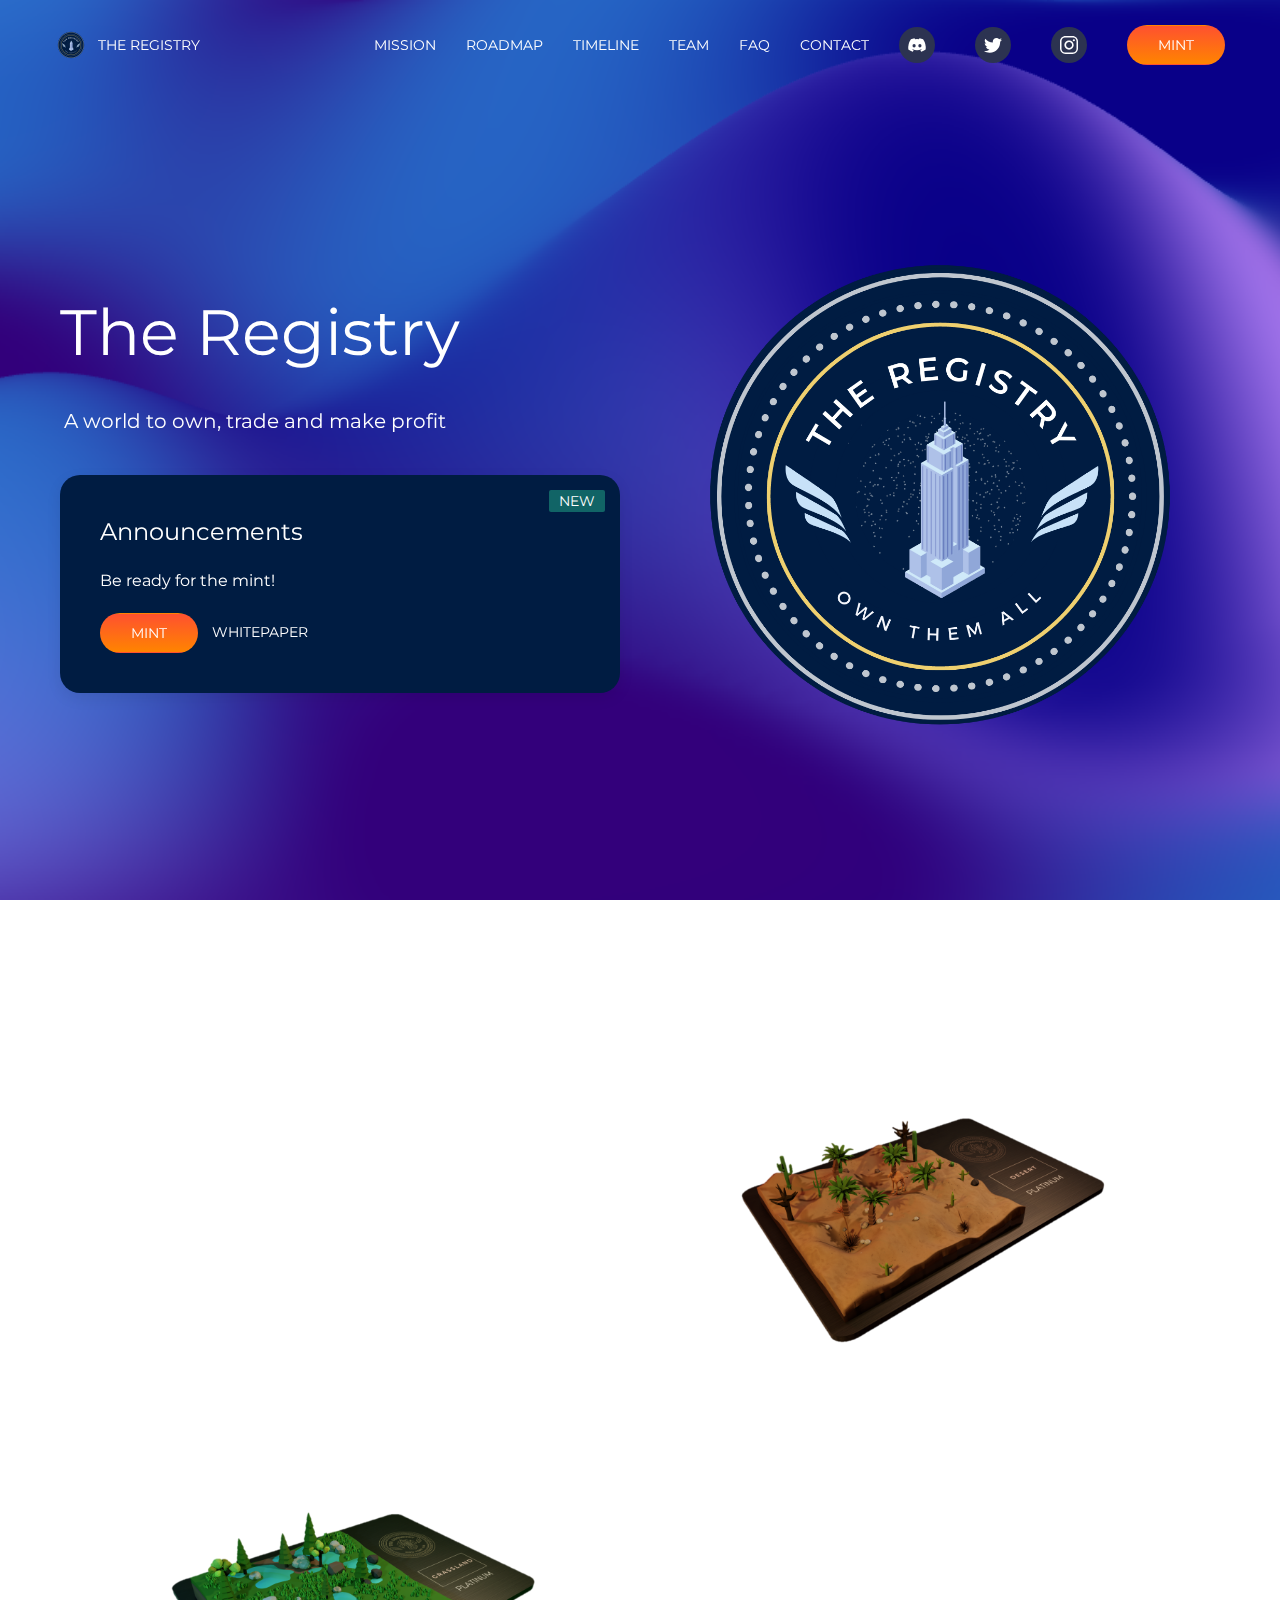
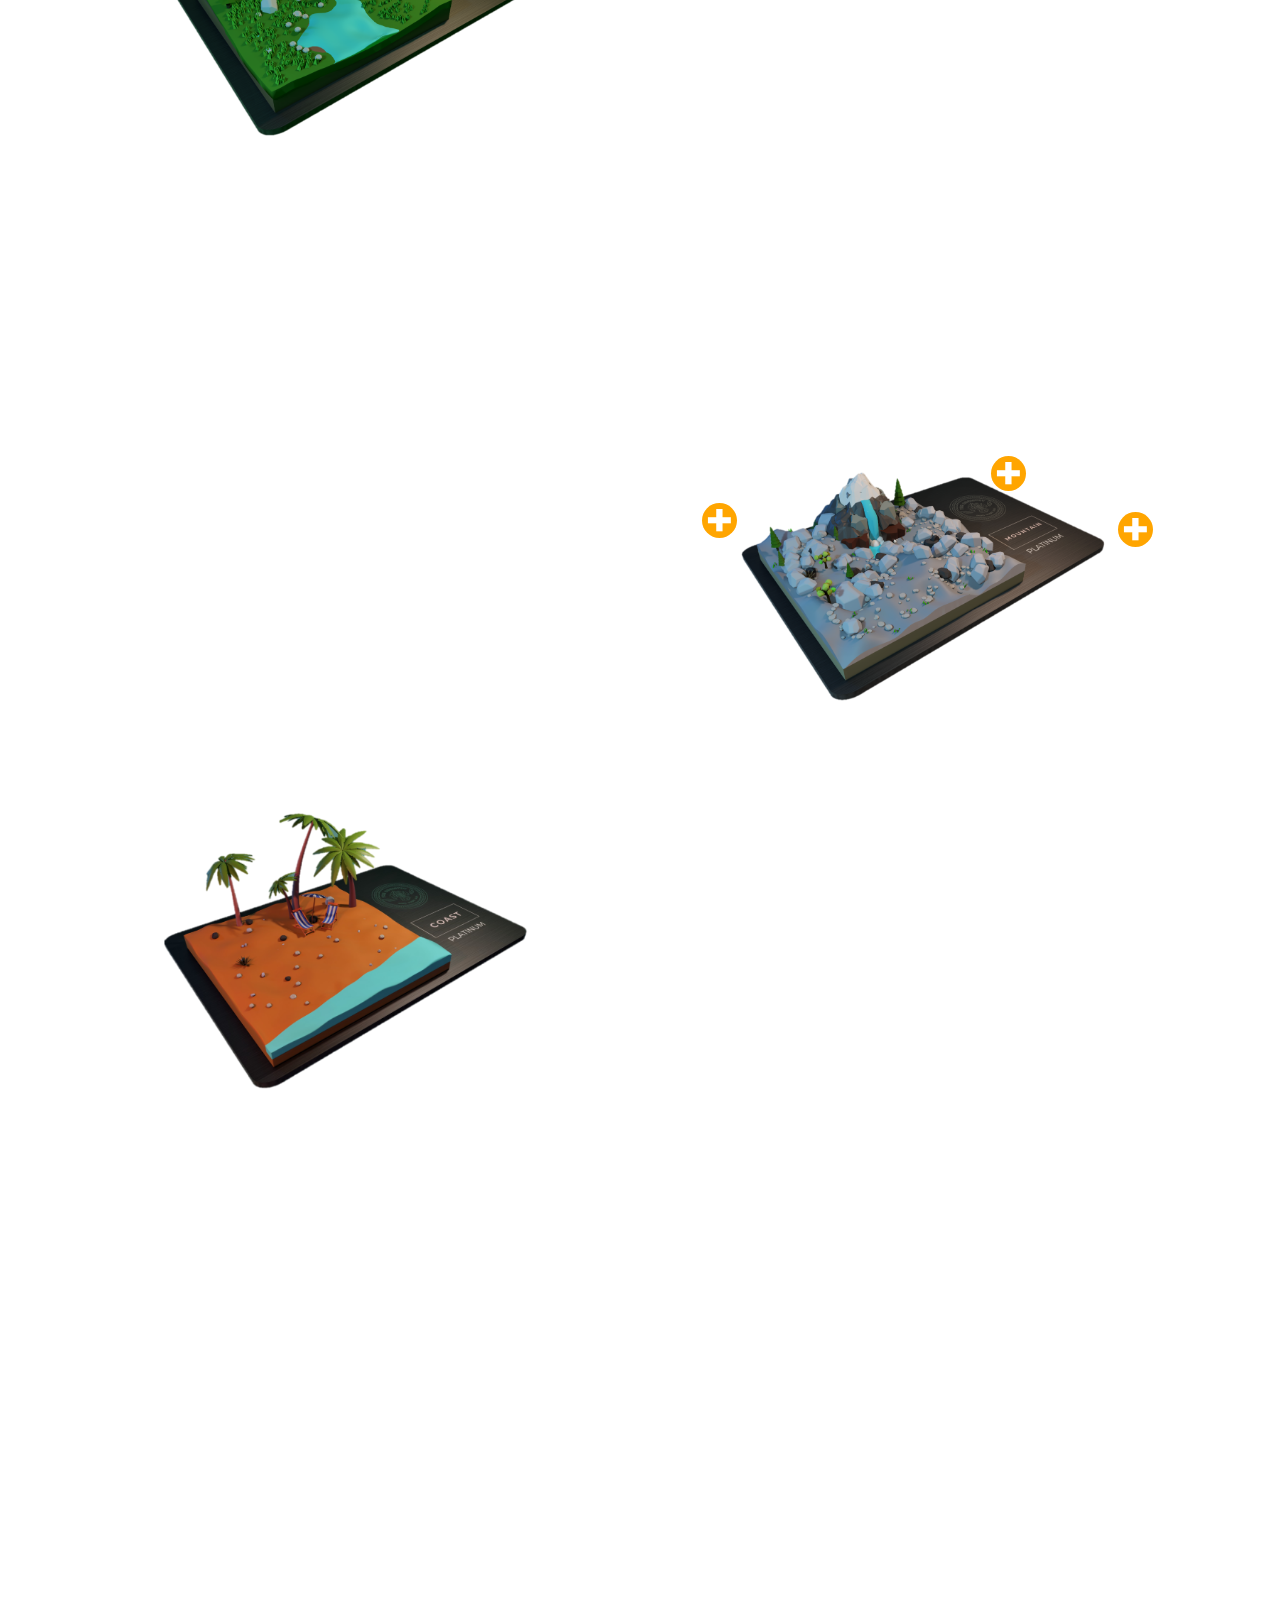
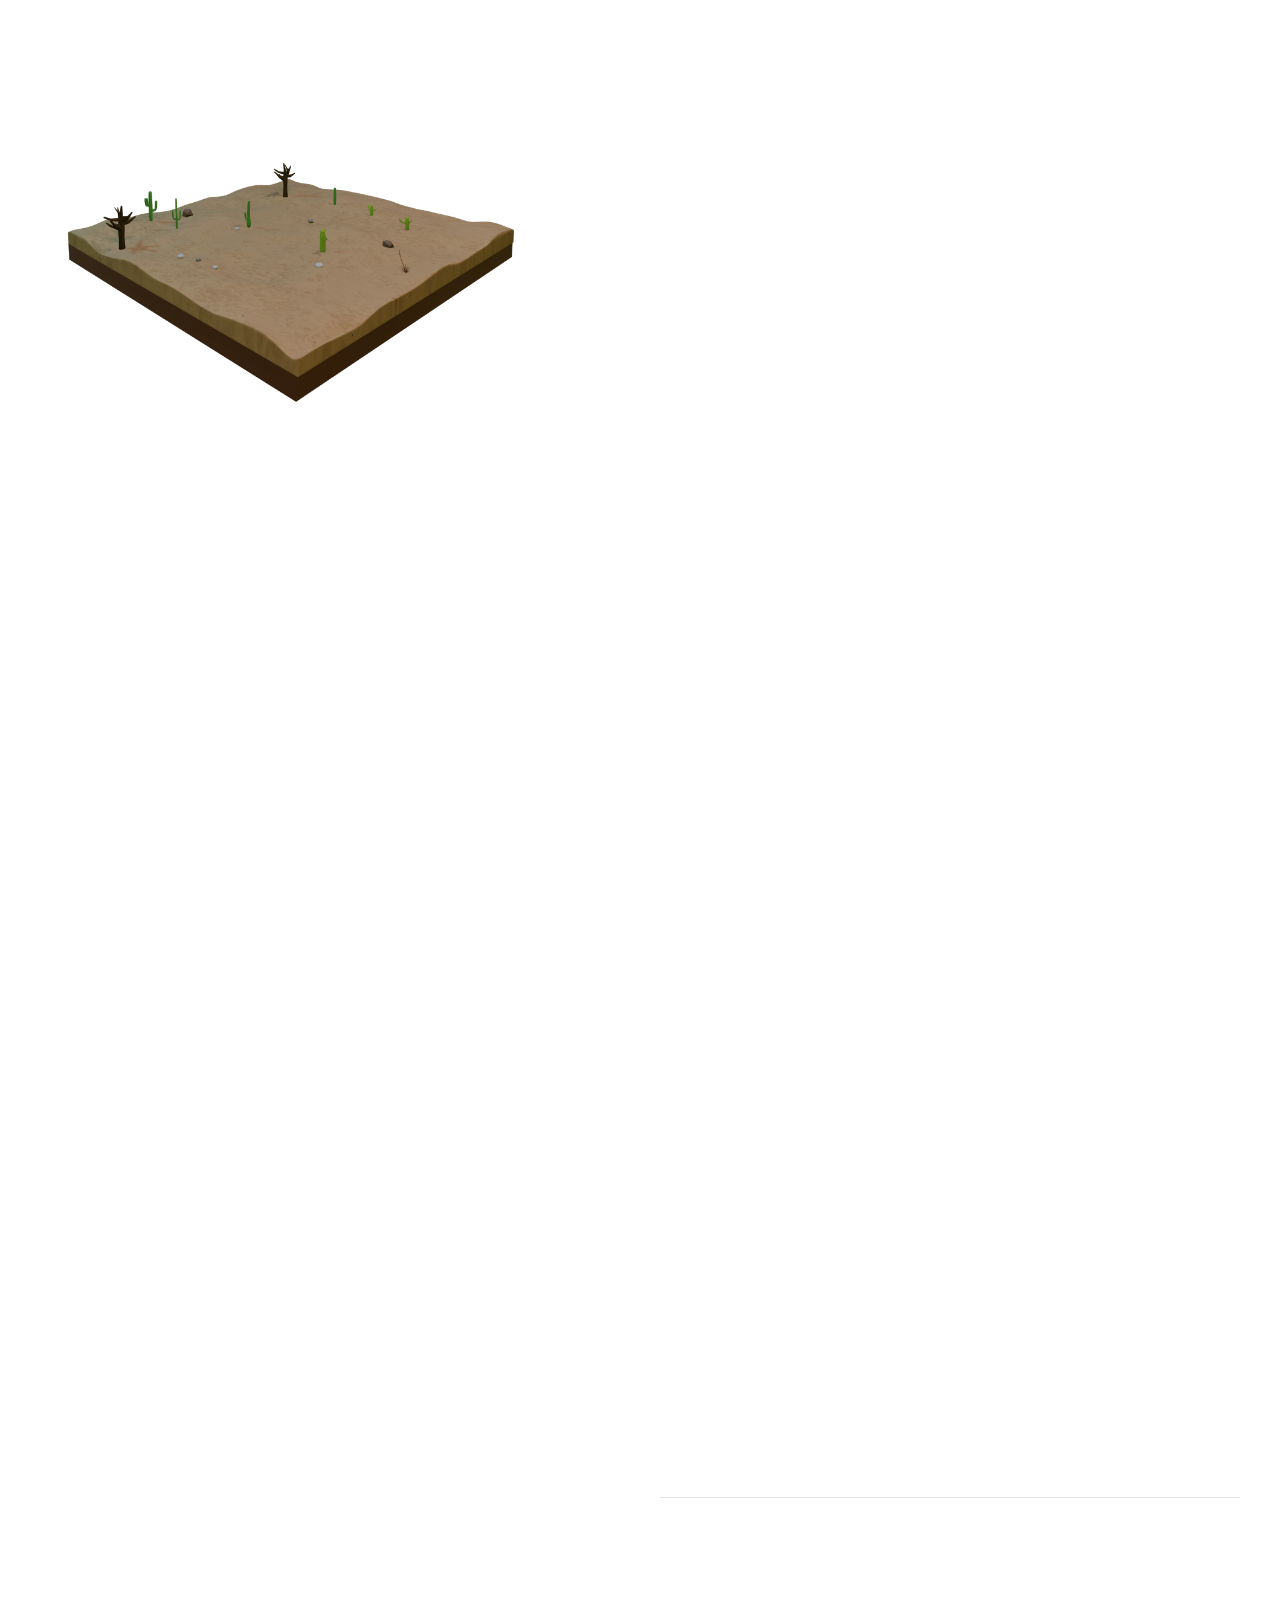
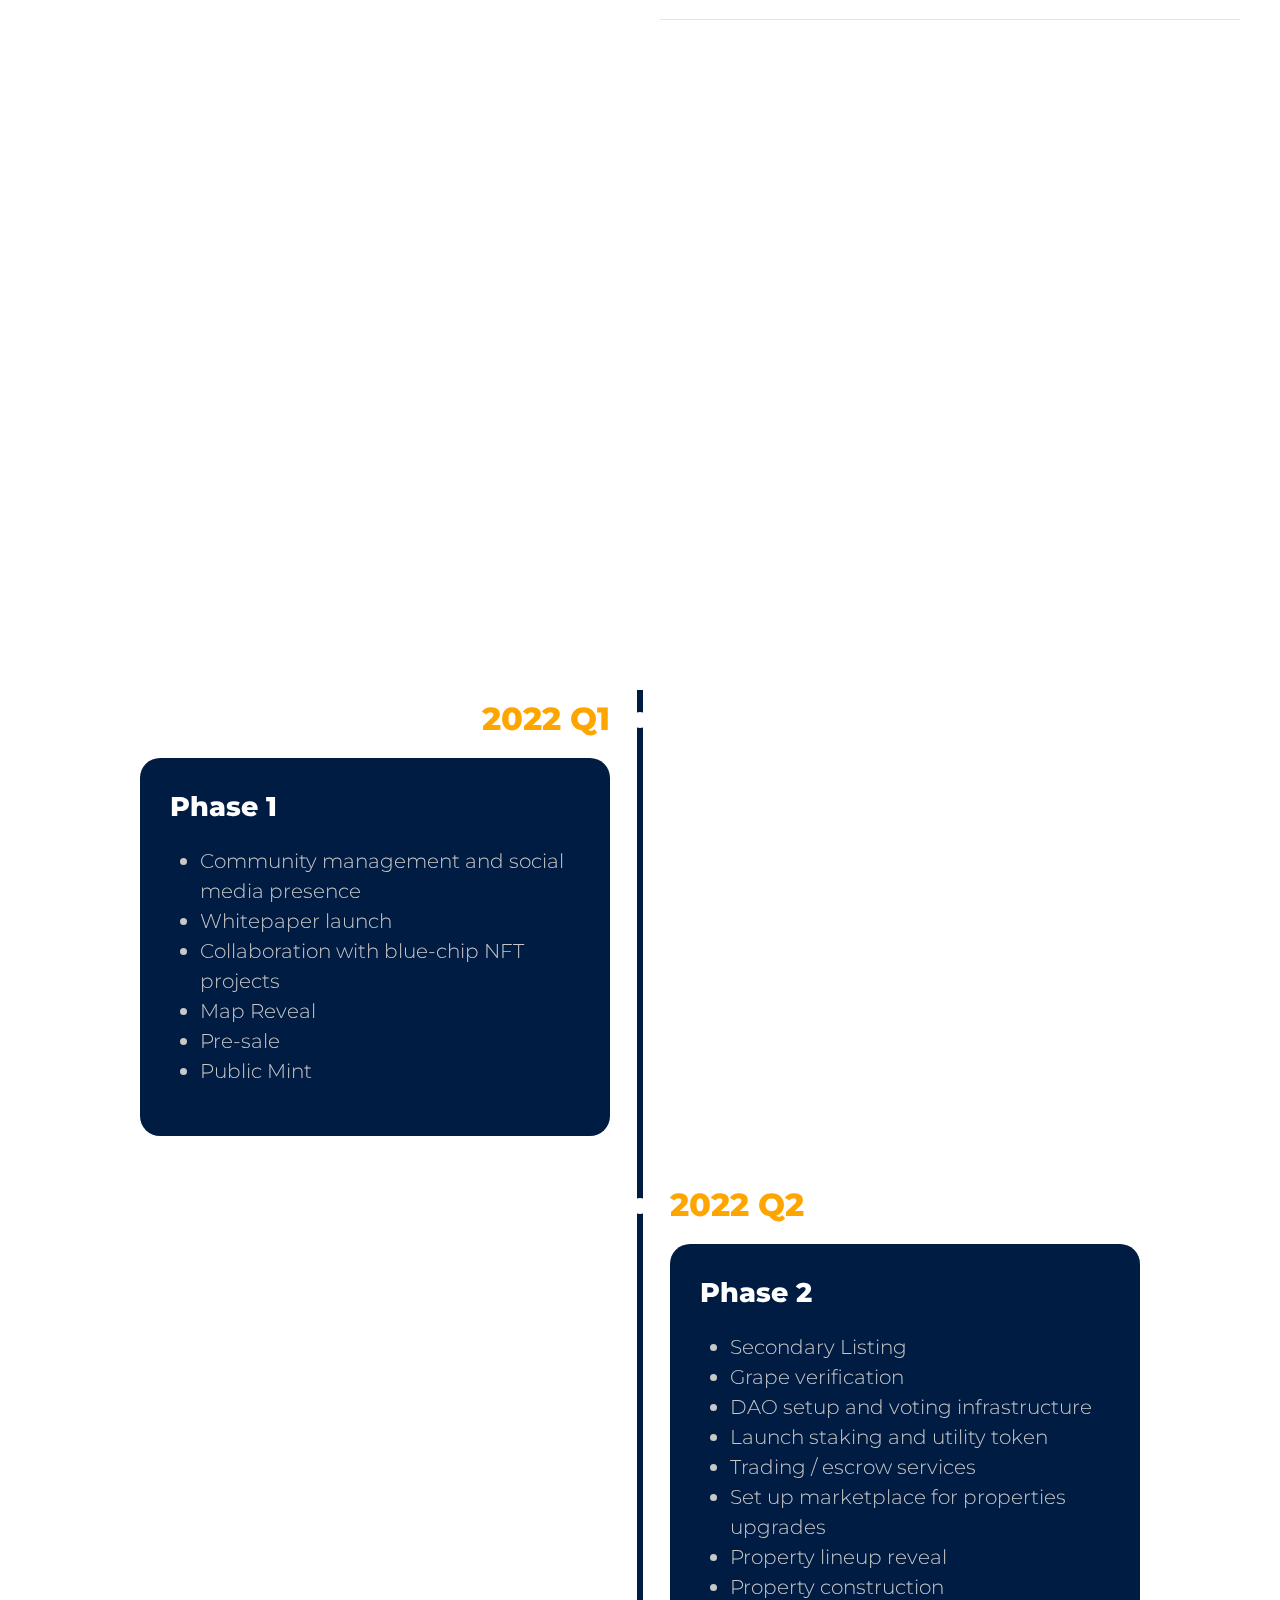
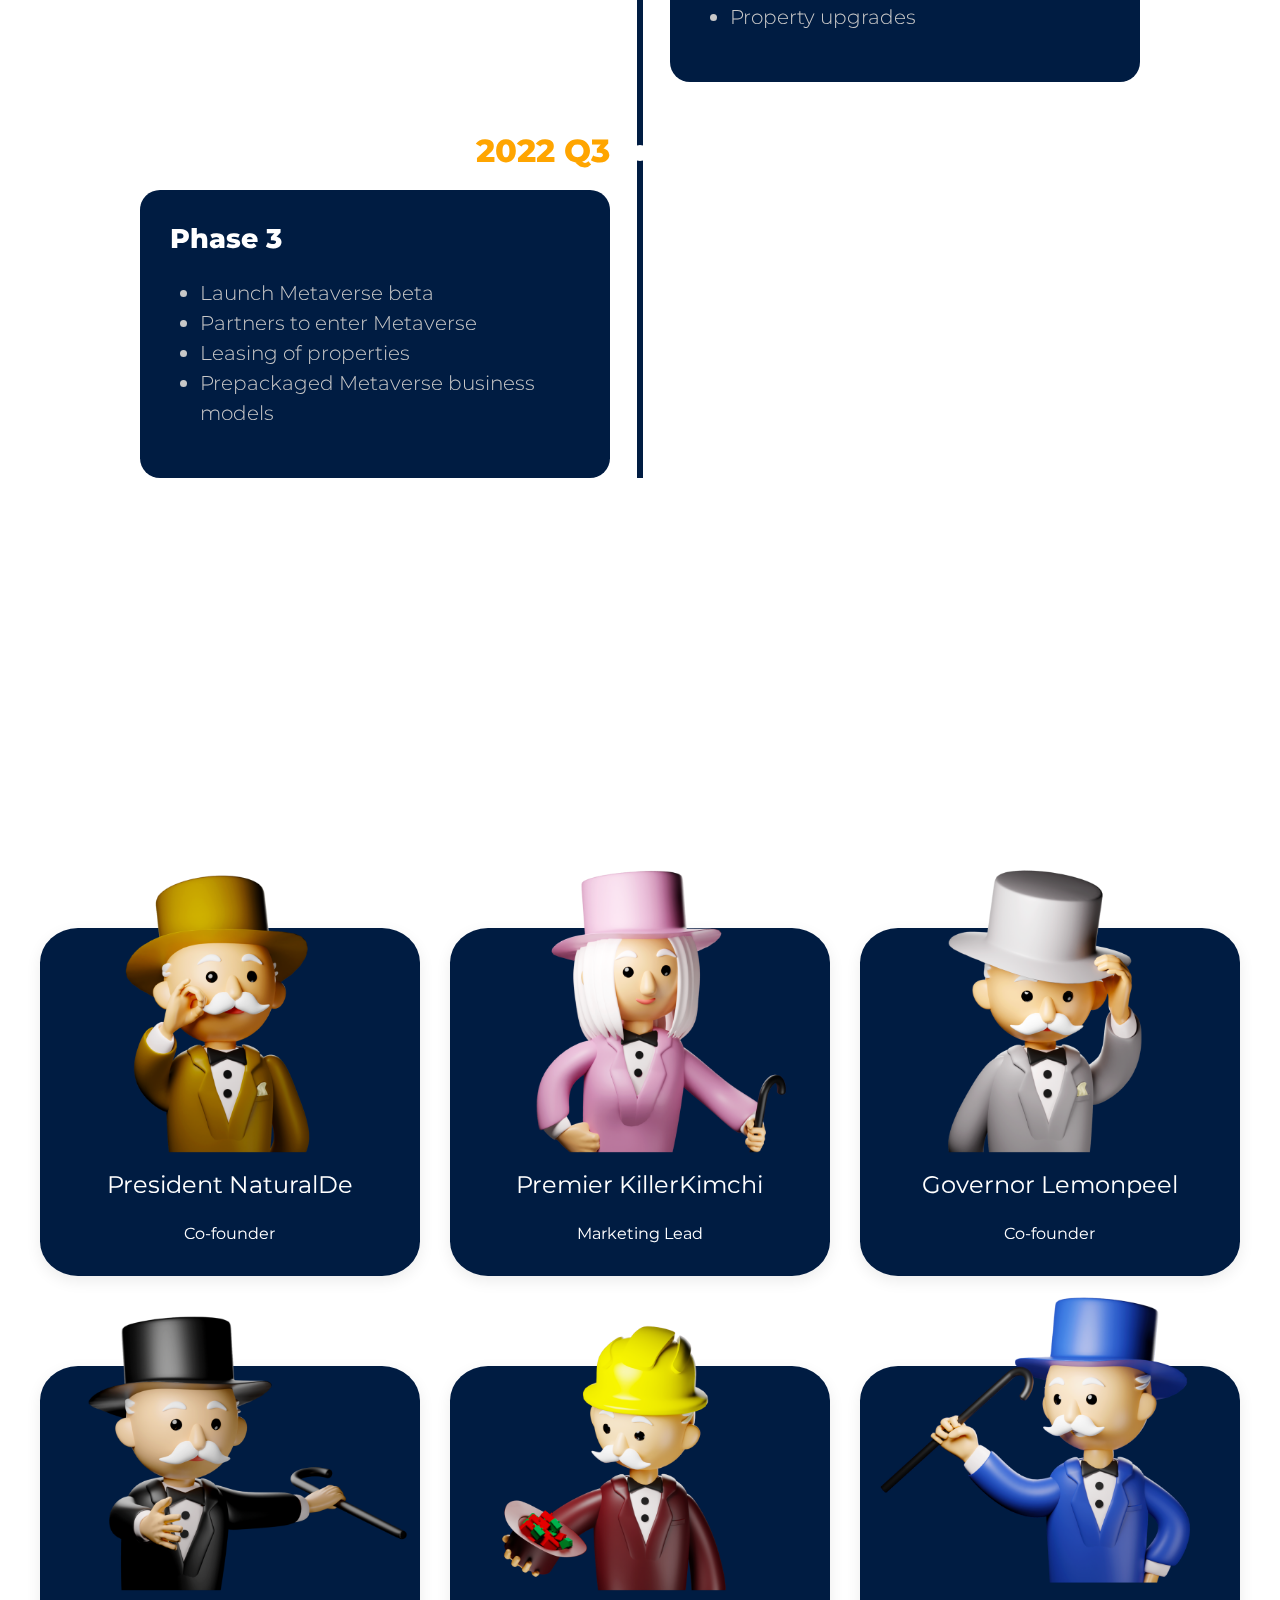
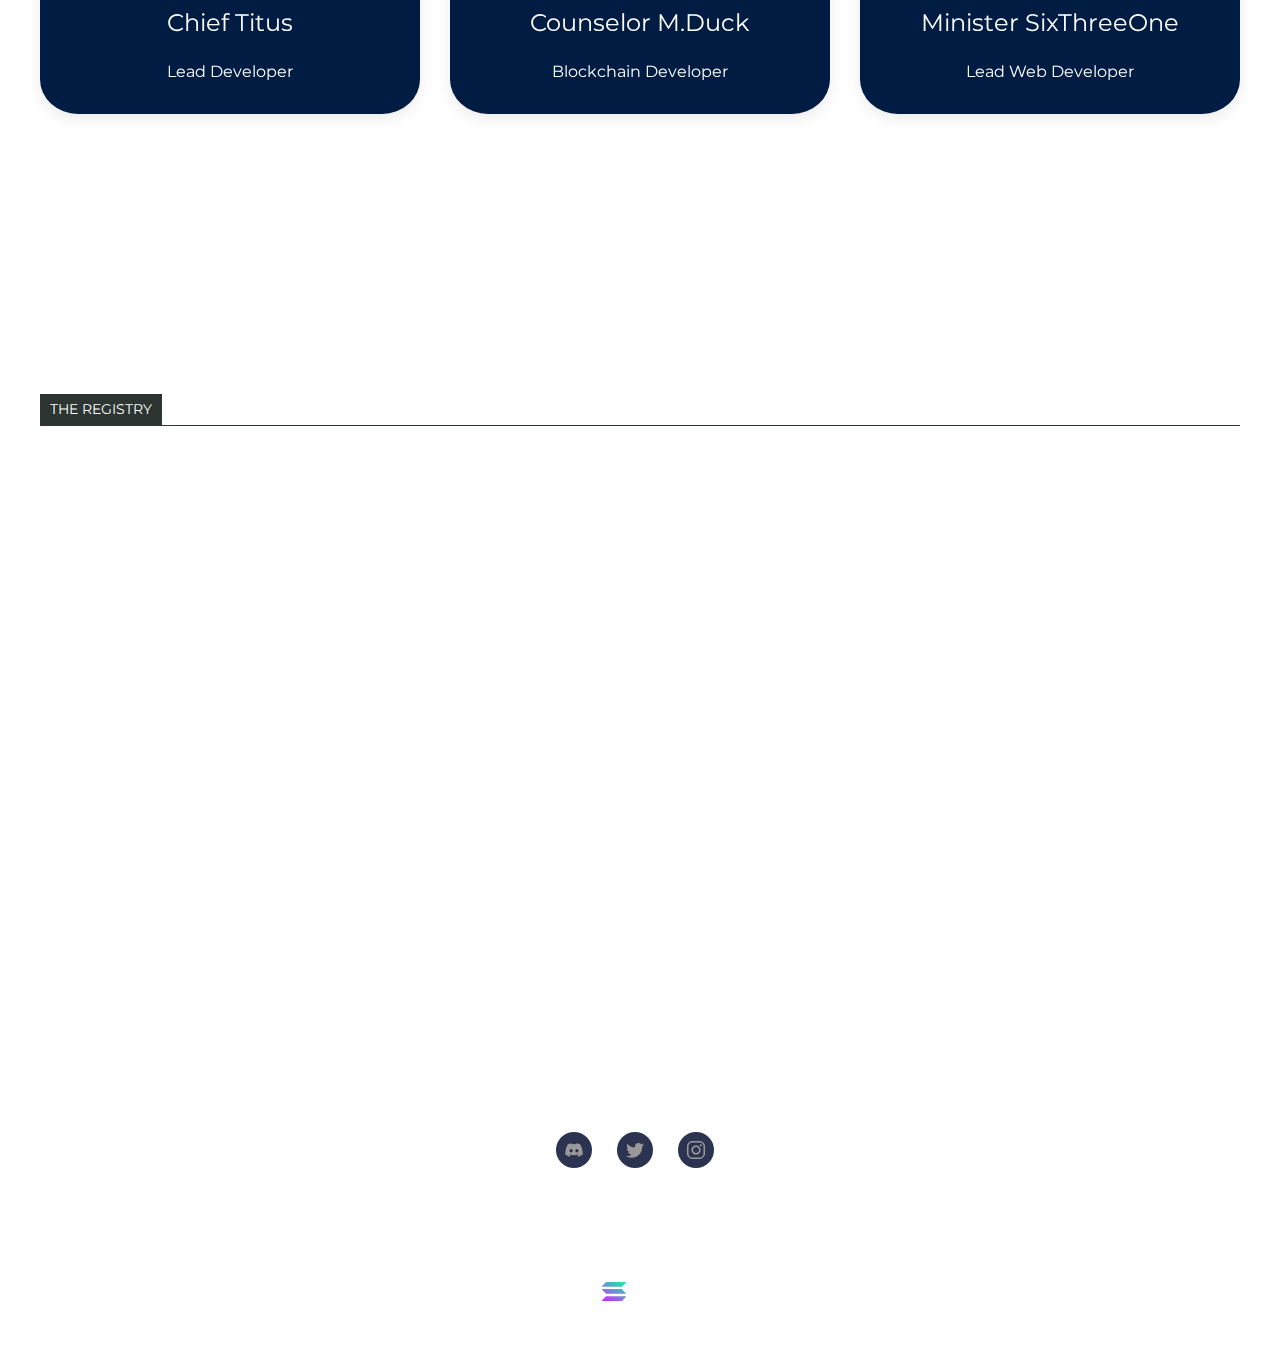
<file: repo/theregistry-master/index.html>
<!DOCTYPE html>
<html lang="en" class="no-js" data-theme="light">

<head>
    <meta charset="UTF-8">
    <meta name="viewport" content="width=device-width, initial-scale=1">
    <title>The Registry</title>
    <!-- TODO: update page title -->
    <script type="module">
        document.documentElement.classList.remove('no-js'); document.documentElement.classList.add('js');
    </script>
    <meta name="description" content="The official collection of 3,300 land-based #NFTs. A world to own, trade, and make profit. Strategy P2E metaverse game on Solana. Collect deeds, earn rights, and grow your land empire.">
    <!-- TODO: update meta description -->
    <meta property="og:title" content="The Registry">
    <!-- TODO: update og:title -->
    <meta property="og:url" content="https://www.theregistry.world/">
    <!-- TODO: update og:url -->
    <meta property="og:description" content="The official collection of 3,300 land-based #NFTs. A world to own, trade, and make profit. Strategy P2E metaverse game on Solana. Collect deeds, earn rights, and grow your land empire.">
    <!-- TODO: update og:description -->
    <meta property="og:image" content="/path/to/image">
    <!-- TODO: og:image -->
    <meta property="og:image:alt" content="The Registry">
    <!-- TODO: update og:image:alt -->
    <meta property="og:locale" content="en_US">
    <meta property="og:type" content="website">
    <meta name="twitter:card" content="large-image-twitter.jpg">
    <!-- TODO: update twitter:cared -->
    <link rel="canonical" href="https://www.theregistry.world/">
    <!-- TODO: update canonical link -->
    <link rel="icon" href="/assets/thregistry_logo.svg">
    <!-- <link rel="icon" href="/assets/" type="image/svg+xml"> -->
    <link rel="apple-touch-icon" href="/assets/apple-touch-icon.png">
    <link rel="manifest" href="/assets/site.webmanifest">
    <!-- TODO: update web app manifest file -->
    <meta name="theme-color" content="#2c3351">
    <!-- TODO: update meta theme color -->
    <link rel="stylesheet" href="https://fonts.googleapis.com/css?family=Montserrat">
    <link rel="stylesheet" href="/css/uikit.min.css" />
    <script src="js/uikit.min.js"></script>
    <script src="js/uikit-icons.min.js"></script>

    <style>
        html {
            overflow: scroll;
            overflow-x: hidden;
            /* background-image: linear-gradient(90deg, rgba(83, 47, 107, 1) 0%, rgba(13, 13, 108, 1) 50%, rgba(63, 156, 136, 1) 100%); */
        }
        
         ::-webkit-scrollbar {
            width: 0;
            /* Remove scrollbar space */
            background: transparent;
            /* Optional: just make scrollbar invisible */
        }
    </style>
    <!-- Css file -->
    <link rel="stylesheet" href="css/main.css">
</head>

<body>
    <div class="canvas-holder">
        <canvas id="gradient-canvas" class="canvas">
        </canvas>
    </div>



    <!-- Main Navbar -->
    <div class="header-nav" uk-sticky="animation: uk-animation-slide-top;cls-active:uk-navbar-sticky;show-on-up:true;sel-target:.uk-navbar-container;">
        <nav class="uk-container uk-navbar">
            <div class="uk-navbar-left">
                <ul class="uk-navbar-nav">
                    <li>
                        <a class="uk-navbar-item uk-logo" href="#" uk-scroll><img src="/assets/favicon-32x32.png" alt="">The Registry
                        </a>
                    </li>
                </ul>
            </div>
            <div class="uk-navbar-right">
                <ul class="uk-navbar-nav uk-visible@m">
                    <li><a class="uk-text-large" href="#mission" uk-scroll>MISSION</a></li>
                    <li><a class="uk-text-large" href="#roadmap" uk-scroll>ROADMAP</a></li>
                    <li><a class="uk-text-large" href="#timeline" uk-scroll>TIMELINE</a></li>
                    <li><a class="uk-text-large" href="#team" uk-scroll>TEAM</a></li>
                    <li><a class="uk-text-large" href="#faq" uk-scroll>FAQ</a></li>
                    <li><a class="uk-text-large" href="#contact" uk-scroll>CONTACT</a></li>
                    <div class="uk-navbar-item">
                        <li>
                            <a href="" class="uk-icon-button uk-margin-small-right" uk-icon="discord" uk-tooltip="Private Discord"></a>
                        </li>
                    </div>
                    <div class="uk-navbar-item">
                        <li>
                            <a href="https://twitter.com/TheRegistryNFT" class="uk-icon-button uk-margin-small-right" target="_blank" uk-icon="twitter"></a>
                        </li>
                    </div>
                    <div class="uk-navbar-item">
                        <li>
                            <a href="https://www.instagram.com/theregistry_nft/" class="uk-icon-button uk-margin-small-right" target="_blank" uk-icon="instagram"></a>
                        </li>
                    </div>
                    <div class="uk-navbar-item">
                        <li><a class="uk-button uk-button-default rounded-btn" href="" uk-tooltip="Mint Date TBA">Mint</a></li>
                    </div>
                </ul>
                <a href="#" class="uk-navbar-toggle uk-hidden@m" uk-navbar-toggle-icon uk-toggle="target: #sidenav" style="min-height: 0;"></a>
            </div>
        </nav>
    </div>


    <div id="sidenav" uk-offcanvas="flip: true; mode: reveal" class="uk-offcanvas">
        <div class="uk-offcanvas-bar">
            <ul class="uk-nav">
                <li><a uk-toggle="target: #sidenav" class="uk-text-large" href="#mission" uk-scroll>MISSION</a></li>
                <li><a uk-toggle="target: #sidenav" class="uk-text-large" href="#roadmap" uk-scroll>ROADMAP</a></li>
                <li><a uk-toggle="target: #sidenav" class="uk-text-large" href="#timeline" uk-scroll>TIMELINE</a>
                </li>
                <li><a uk-toggle="target: #sidenav" class="uk-text-large" href="#team" uk-scroll>TEAM</a></li>
                <li><a uk-toggle="target: #sidenav" class="uk-text-large" href="#faq" uk-scroll>FAQ</a></li>
                <li><a uk-toggle="target: #sidenav" class="uk-text-large" href="#contact" uk-scroll>CONTACT</a></li>
                <div class="uk-navbar-item">
                    <li>
                        <a href="" class="uk-icon-button uk-margin-small-right" uk-icon="discord" uk-tooltip="Private Discord"></a>
                    </li>
                    <li>
                        <a uk-toggle="target: #sidenav" href="https://twitter.com/TheRegistryNFT" class="uk-icon-button uk-margin-small-right" target="_blank" uk-icon="twitter"></a>
                    </li>
                    <li>
                        <a uk-toggle="target: #sidenav" href="https://www.instagram.com/theregistry_nft/" class="uk-icon-button uk-margin-small-right" target="_blank" uk-icon="instagram"></a>
                    </li>
                </div>
                <div class="uk-navbar-item">
                    <li><a class="uk-button uk-button-default rounded-btn" href="#" uk-tooltip="Mint Date TBA">Mint</a>
                    </li>
                </div>
            </ul>
        </div>
    </div>

    <div class="uk-section uk-section-default landing-section uk-flex uk-flex-center" uk-height-viewport id="home">
        <div class="uk-container uk-flex uk-flex-center uk-padding">
            <div class="uk-width-1-1" uk-grid>
                <div class="uk-flex uk-flex-column uk-flex-around uk-width-1-2">
                    <h1 class="uk-heading-medium" style="color: white; margin-bottom: 0px;">The Registry</h1>
                    <h4 class="" style="color: white;">A world to own, trade and make profit
                        <br>
                    </h4>
                    <div class="uk-card uk-card-default uk-card-hover uk-border-rounded">
                        <div class="uk-card-badge">New</div>
                        <div class="uk-card-body">
                            <h3 class="uk-card-title">Announcements</h3>
                            <p>Be ready for the mint!</p>
                            <p uk-margin="">
                                <a class="uk-button uk-button-default uk-first-column rounded-btn" href="#" uk-tooltip="Mint Date TBA">Mint</a>
                                <a class="uk-button uk-button-text uk-margin-small-left" href="whitepaper.html" target="_blank">Whitepaper</a>
                            </p>
                        </div>
                    </div>
                </div>
                <div class="uk-flex uk-flex-column uk-flex-around uk-width-1-2">
                    <img src="/assets/registry_logo.webp" alt="">
                </div>
            </div>
        </div>
    </div>



    <div class="uk-section uk-section-default uk-section-large mission" id="mission">
        <div class="uk-container uk-flex uk-flex-column uk-flex-around">
            <div class="header-top">
                <h1 class="uk-heading-medium uk-text-center">OUR MISSION</h1>
            </div>

            <div class="uk-grid-small uk-child-width-1-2@s uk-flex-center uk-text-center mission-content uk-margin-medium" uk-grid>

                <div class="uk-flex-first uk-flex-last@s">
                    <img src="/assets/DESERT.webp" alt="" width="400">
                </div>
                <div class="uk-flex-last uk-flex-first@s ">
                    <p class="uk-padding-small">The Registry’s mission is to create a strategic city-building simulation, eventually evolving into a uniquely immersive metaverse. Like many other metaverse projects, our goal is to create meaningful social connections while providing
                        the infrastructure to encourage fluid conversations, creativity, and growth in our community
                    </p>
                </div>
            </div>

            <div class="uk-grid-small uk-child-width-1-2@s uk-flex-center uk-text-center mission-content uk-margin-medium" uk-grid>

                <div class="uk-flex-first">
                    <img src="/assets/GRASSLAND.webp" alt="" width="400" srcset="">
                </div>
                <div class="uk-flex-last">
                    <p class="uk-padding-small">The team (”The Registry”) will launch a collection of 3,300 deeds obtainable through pre-sales, public mint, and secondary trading. Each deed entitles the holder to an equivalent plot of land in our Metaverse. Holders of the deeds
                        (”The Landowner”) will be entitled to a multitude of perks and benefits, including, but not limited to buildingconstruction rights, staking benefits, token airdrops, rent collection, and many more. Early landowners in our ecosystem
                        will ultimately become prolific real estate developers in our proprietary Metaverse.
                    </p>
                </div>
            </div>

            <div class="uk-grid-small uk-child-width-1-2@s uk-flex-center uk-text-center mission-content uk-margin-medium" uk-grid>

                <div class="uk-flex-first uk-flex-last@s img-btn">
                    <span class="plus-one" uk-toggle="target: #plus-one" uk-tooltip="Land">+</span>
                    <span class="plus-two" uk-toggle="target: #plus-two" uk-tooltip="Name">+</span>
                    <span class="plus-three" uk-toggle="target: #plus-three" uk-tooltip="Tier">+</span>
                    <div id="plus-one" uk-modal>
                        <div class="uk-modal-dialog uk-modal-body uk-margin-auto-vertical">
                            <button class="uk-modal-close-default" type="button" uk-close></button>
                            <h2 class="uk-modal-title">LAND</h2>
                            <p>Each piece of land one would receive is a section of a larger piece of land, so each piece is unique in terms of elevation, landscape, and features.</p>
                        </div>
                    </div>
                    <div id="plus-two" uk-modal>
                        <div class="uk-modal-dialog uk-modal-body uk-margin-auto-vertical">
                            <button class="uk-modal-close-default" type="button" uk-close></button>
                            <h2 class="uk-modal-title">NAME</h2>
                            <p>
                                The naming for each deed has the following structure: "(first name]" + "Heights", "Meadows", "Square" (e.g. Laguna Heights. Laguna Meadows, Laguna Square).
                            </p>
                            <p>
                                Each deed belongs to a set of 3 Deeds (situated in close geographical proximity in our Metaverse), represented by the same first word (e.g. Laguna), the second word can be inconsequential. Collect a full district to earn a list of perks in Phase II
                            </p>
                        </div>
                    </div>
                    <div id="plus-three" uk-modal>
                        <div class="uk-modal-dialog uk-modal-body uk-margin-auto-vertical">
                            <button class="uk-modal-close-default" type="button" uk-close></button>
                            <h2 class="uk-modal-title">TIER</h2>
                            <p>There are a total of 1,100 districts, each district is tiered (Gold, Platinum, Diamond) according to its:</p>
                            <ul>
                                <li>Location (proximity to other districts/utilities)</li>
                                <li>Resources (clean water, energy, materials, etc.)</li>
                                <li>Landscape (geographical feature of land)</li>
                            </ul>
                        </div>
                    </div>
                    <h2 class="uk-padding">Deed Anatomy</h2>
                    <img src="/assets/MOUNTAIN.webp" alt="" width="400" srcset="">
                </div>
                <div class="uk-flex-last uk-flex-first@s">
                    <p class="uk-padding-small">Each deed belongs to a set of 3 Deeds (situated in close geographical proximity in our Metaverse), represented by the same first word (e.g. Laguna), the second word can be inconsequential. Collect a full district to earn a list of
                        perks in Phase II
                    </p>
                </div>
            </div>

            <div class="uk-grid-small uk-child-width-1-2@s uk-flex-center uk-text-center mission-content uk-margin-medium" uk-grid>

                <div class="uk-flex-first">
                    <img src="/assets/COAST.webp" alt="" width="400" srcset="">
                </div>
                <div class="uk-flex-last ">
                    <p class="uk-padding-small">Collecting matching deeds and building properties is only the start, from there, players will be able to collect rent and operate businesses shops. As the project develops and matures, landowners will not only be able to construct
                        additional properties, but also upgrade and customize existing properties. This will enable you to unlock higher leasing yields and grow your district’s wealth.
                    </p>
                </div>
            </div>

        </div>
    </div>

    <div class="uk-section uk-section-default uk-padding-remove-top">
        <div id="roadmap">
            <h1 class="uk-heading-medium uk-text-center">ROADMAP</h1>
        </div>

        <div id="js-sticky-parallax-images" class="uk-child-width-1-2 uk-grid-roadmap" style="height: 250vh" uk-grid="">
            <div class="uk-background-default uk-width-expand uk-first-column uk-padding uk-padding-remove-top roadmap-img">

                <div style="height: 75vh;" uk-sticky="bottom: #js-sticky-parallax-images" class="uk-sticky sticky-parallax-img">
                    <div uk-parallax="target: #js-sticky-parallax-images; y: 50vh, 45vh;">
                        <img class="uk-position-center-left" src="assets/1. Base Land.webp" alt="" width="1800" height="1200">
                        <img class="uk-position-center-left" src="assets/2. Only Bulding.webp" alt="" width="1800" height="1200" uk-parallax="target: #js-sticky-parallax-images; start: 150vh; end: 100% + 100vh - 200vh; opacity: 0,1" style="opacity: 0;">
                        <img class="uk-position-center-left" src="assets/4. Complete.webp" alt="" width="1800" height="1200" uk-parallax="target: #js-sticky-parallax-images; start: 250vh; end: 100% + 100vh - 270vh; opacity: 0,1" style="opacity: 0;">
                    </div>
                </div>
                <div class="uk-sticky-placeholder" style="height: 50%; margin: 0px;" hidden="">

                </div>

            </div>
            <div class="uk-width-expand uk-padding uk-padding-remove-top roadmap-phases parallax-phase">

                <div style="height: 75vh;">

                </div>

                <div class="uk-flex uk-flex-middle" style="height: 50vh;">
                    <div>
                        <h1>Phase I: Obtain Deeds</h1>

                        <p>Our collection of 3,300 deeds will be the first keys to unlock a lucrative real estate business for the future
                        </p>
                        <h4>As a Deed Owner, you will receive:
                        </h4>
                        <ul class="uk-list uk-list-decimal">
                            <li>Deeds, giving access and rights to a plot of land</li>
                            <li>The ability to stake and earn tokens</li>
                            <li>The ability to build, upgrade and lease out properties</li>
                            <li>Access to our DAO community and other NFT communities</li>
                        </ul>
                    </div>
                </div>

                <div class="uk-flex uk-flex-middle" style="height: 50vh;">
                    <div>

                        <h1>Phase II: Infrastructure, Properties, and Tokenomics</h1>

                        <p>After the mint, The Registry will ensure secondary markets and trading services are online as soon as possible.

                        </p>
                        <p>Subsequently, district owners will receive a basic building corresponding to your land tier.
                        </p>
                        <p>We will also introduce a staking mechanism to provide stakers with regular token airdrops. The more deeds you own, the more tokens you will receive!</p>

                    </div>
                </div>

                <div class="uk-flex uk-flex-middle uk-padding-remove-top" style="min-height: 80vh;">
                    <div>

                        <h1>Phase III: Our Metaverse</h1>
                        <dl class="uk-description-list uk-description-list-divider">
                            <dt>Cross-Community Collaboration</dt>
                            <dd>Collaborate with avatar/PFP NFTs to enter our Metaverse. Our partners will be able to build their own headquarters on our Metaverse, allowing their holders to enter our Metaverse.
                            </dd>
                            <dt>Renting Space</dt>
                            <dd>Allow landowners to lease their land and space (e.g. flats, offices, rooms, halls, venues) to visitors of our Metaverse.</dd>
                            <dt>Prepackaged Businesses</dt>
                            <dd>We envision a Metaverse where value creation is also democratized. We will be using revenue generated from the first two phases to build standard business solutions allowing IRL businesses to integrate with The Registry’s metaverse.
                                We will provide the digital infrastructure (e.g., digital space and layout, backend ecommerce workflow etc.) for purchase, so you focus on creating and operating your business under the registry.
                            </dd>
                        </dl>
                    </div>
                </div>

            </div>
        </div>

    </div>





    <div class="uk-section uk-section-default timeline">
        <div class="uk-container uk-flex uk-flex-center uk-padding uk-flex-column" id="timeline">
            <h1 class="uk-heading-medium uk-text-center">TIMELINE</h1>
            <!-- The Timeline -->
            <div class="timeline-section">
                <div class="timeline-items">
                    <div class="timeline-item">
                        <div class="timeline-dot"></div>
                        <div class="timeline-date timeline-date-odd">2022 Q1</div>
                        <div class="timeline-content">
                            <h3>Phase 1</h3>
                            <ul>
                                <li>Community management and social media presence</li>
                                <li>Whitepaper launch</li>
                                <li>Collaboration with blue-chip NFT projects</li>
                                <li>Map Reveal</li>
                                <li>Pre-sale</li>
                                <li>Public Mint</li>
                            </ul>
                        </div>
                    </div>
                    <div class="timeline-item">
                        <div class="timeline-dot"></div>
                        <div class="timeline-date">2022 Q2</div>
                        <div class="timeline-content">
                            <h3>Phase 2</h3>

                            <ul>
                                <li>Secondary Listing</li>
                                <li>Grape verification</li>
                                <li>DAO setup and voting infrastructure</li>
                                <li>Launch staking and utility token</li>
                                <li>Trading / escrow services</li>
                                <li>Set up marketplace for properties upgrades</li>
                                <li>Property lineup reveal</li>
                                <li>Property construction</li>
                                <li>Property upgrades</li>
                            </ul>
                        </div>
                    </div>
                    <div class="timeline-item">
                        <div class="timeline-dot"></div>
                        <div class="timeline-date timeline-date-odd">2022 Q3</div>
                        <div class="timeline-content">
                            <h3>Phase 3</h3>
                            <ul>
                                <li>Launch Metaverse beta</li>
                                <li>Partners to enter Metaverse</li>
                                <li>Leasing of properties</li>
                                <li>Prepackaged Metaverse business models</li>
                            </ul>
                        </div>
                    </div>
                </div>
            </div>
        </div>
    </div>

    <div class="uk-section uk-section-default" id="team">
        <div class="uk-container uk-padding uk-text-center">
            <h1>MEET THE TEAM</h1>
        </div>
        <div class="uk-container">
            <div class="uk-grid-medium uk-child-width-1-3@m uk-child-width-1-2@s team-content" uk-grid uk-height-match="target: > div > .uk-card > .uk-card-body">

                <div>
                    <div class="uk-card uk-card-primary uk-card-small" uk-toggle="target: #modal-naturalde">
                        <div class="uk-card-media-top uk-cover-container">
                            <img src="assets/president-naturalde.webp" alt="Card image cap" uk-cover>
                            <canvas width="125" height="300"></canvas>
                        </div>
                        <div class="uk-card-body uk-text-center">
                            <h3 class="uk-card-title">President NaturalDe</h3>
                            <p>Co-founder</p>
                        </div>
                        <div class="uk-card-footer">
                        </div>
                    </div>
                </div>

                <div id="modal-naturalde" class="uk-flex-top uk-modal" uk-modal="" tabindex="-1">
                    <div class="uk-modal-dialog uk-modal-body uk-margin-auto-vertical">
                        <div class="uk-flex-last@s uk-card-media-right uk-cover-container">
                            <img src="assets/president-naturalde.webp" alt="" uk-cover>
                            <canvas width="600" height="400"></canvas>
                        </div>
                        <h2 class="uk-modal-title">President NaturalDe</h2>
                        <p class="uk-text-meta">Co-founder</p>
                        <p>NaturalDe studied CS and Math in college, and has an interest in IRR analysis and building transaction comps. While working from home, he peruses a wide array of finance publications (mainly Whomst Intern and Wall Street Oasis).
                            NaturalDe has dreams of one day becoming Whomst MD.</p>
                        <button class="uk-modal-close-default" type="button" uk-close></button>
                    </div>
                </div>

                <div>
                    <div class="uk-card uk-card-primary uk-card-small" uk-toggle="target: #modal-killerkimchi">
                        <div class="uk-card-media-top uk-cover-container">
                            <img src="assets/premier-killerkimchi.webp" alt="Card image cap" uk-cover>
                            <canvas width="125" height="300"></canvas>
                        </div>
                        <div class="uk-card-body uk-text-center">
                            <h3 class="uk-card-title">Premier KillerKimchi</h3>
                            <p>Marketing Lead</p>
                        </div>
                        <div class="uk-card-footer">
                        </div>
                    </div>
                </div>

                <div id="modal-killerkimchi" class="uk-flex-top uk-modal" uk-modal="" tabindex="-1">
                    <div class="uk-modal-dialog uk-modal-body uk-margin-auto-vertical">
                        <div class="uk-flex-last@s uk-card-media-right uk-cover-container">
                            <img src="assets/premier-killerkimchi.webp" alt="" uk-cover>
                            <canvas width="600" height="400"></canvas>
                        </div>
                        <h2 class="uk-modal-title">Premier Killerkimchi</h2>
                        <p class="uk-text-meta">Marketing Lead</p>
                        <p>Killerkimchi loves adventure, exploring, travelling, and is an NFT enthusiast! She has a strong background in digital marketing and an affinity for designing, with her day to day involving data science. You’ll find her trying new
                            foods and spending time in cafes always for inspiration. Get ready to learn more about this amazing project! 🙌</p>
                        <button class="uk-modal-close-default" type="button" uk-close></button>
                    </div>
                </div>

                <div>
                    <div class="uk-card uk-card-primary uk-card-small" uk-toggle="target: #modal-lemonpeel">
                        <div class="uk-card-media-top uk-cover-container">
                            <img src="assets/governor-lemonpeel.webp" alt="Card image cap" uk-cover>
                            <canvas width="125" height="300"></canvas>
                        </div>
                        <div class="uk-card-body uk-text-center">
                            <h3 class="uk-card-title">Governor Lemonpeel</h3>
                            <p>Co-founder</p>
                        </div>
                        <div class="uk-card-footer">
                        </div>
                    </div>
                </div>

                <div id="modal-lemonpeel" class="uk-flex-top uk-modal" uk-modal="" tabindex="-1">
                    <div class="uk-modal-dialog uk-modal-body uk-margin-auto-vertical">
                        <div class="uk-flex-last@s uk-card-media-right uk-cover-container">
                            <img src="assets/governor-lemonpeel.webp" alt="" uk-cover>
                            <canvas width="600" height="400"></canvas>
                        </div>
                        <h2 class="uk-modal-title">Governor Lemonpeel</h2>
                        <p class="uk-text-meta">Co-founder</p>
                        <p>Lemonpeel has a background in Finance, and was introduced to the NFT world through a group of likeminded friends back in college. He is interested in pushing the boundaries of NFTs as an asset class and envisions layers of real-world
                            utility atop what is currently available. Outside of work, you can find him on the golf course, playing Gran Tourismo, or munching on a PB&J. </p>
                        <button class="uk-modal-close-default" type="button" uk-close></button>
                    </div>
                </div>

                <div>
                    <div class="uk-card uk-card-primary uk-card-small" uk-toggle="target: #modal-titus">
                        <div class="uk-card-media-top uk-cover-container">
                            <img src="assets/chief-titus.webp" alt="Card image cap" uk-cover>
                            <canvas width="125" height="300"></canvas>
                        </div>
                        <div class="uk-card-body uk-text-center">
                            <h3 class="uk-card-title">Chief Titus</h3>
                            <p>Lead Developer</p>
                        </div>
                        <div class="uk-card-footer">
                        </div>
                    </div>
                </div>

                <div id="modal-titus" class="uk-flex-top uk-modal" uk-modal="" tabindex="-1">
                    <div class="uk-modal-dialog uk-modal-body uk-margin-auto-vertical">
                        <div class="uk-flex-last@s uk-card-media-right uk-cover-container">
                            <img src="assets/chief-titus.webp" alt="" uk-cover>
                            <canvas width="600" height="400"></canvas>
                        </div>
                        <h2 class="uk-modal-title">Chief Titus</h2>
                        <p class="uk-text-meta">Lead Developer</p>
                        <p>Chief Titus has a background in Finance, and has a very strong interest in NFT investment. He holds multiple blue chips ETH and Solana projects and has strong connections to whales in the NFT space. He will contribute significantly
                            to the project by leveraging his deep and solid understanding of this new asset class.
                        </p>
                        <button class="uk-modal-close-default" type="button" uk-close></button>
                    </div>
                </div>

                <div>
                    <div class="uk-card uk-card-primary uk-card-small" uk-toggle="target: #modal-mduck">
                        <div class="uk-card-media-top uk-cover-container">
                            <img src="assets/counselor-mduck.webp" alt="Card image cap" uk-cover>
                            <canvas width="125" height="300"></canvas>
                        </div>
                        <div class="uk-card-body uk-text-center">
                            <h3 class="uk-card-title">Counselor M.Duck</h3>
                            <p>Blockchain Developer</p>
                        </div>
                        <div class="uk-card-footer">
                        </div>
                    </div>
                </div>

                <div id="modal-mduck" class="uk-flex-top uk-modal" uk-modal="" tabindex="-1">
                    <div class="uk-modal-dialog uk-modal-body uk-margin-auto-vertical">
                        <div class="uk-flex-last@s uk-card-media-right uk-cover-container">
                            <img src="assets/counselor-mduck.webp" alt="" uk-cover>
                            <canvas width="600" height="400"></canvas>
                        </div>
                        <h2 class="uk-modal-title">Counselor M.Duck</h2>
                        <p class="uk-text-meta">Blockchain Developer</p>
                        <p>He is a seasoned software engineering professional with multiple years of experience in programming. His background is in data science and automation with a focus on Data Analysis Solutions. He has been in crypto for 5 years and
                            specializes in blockchain and on-chain data analysis. He will be mainly working on blockchain integration and wallet authentication system.
                        </p>
                        <button class="uk-modal-close-default" type="button" uk-close></button>
                    </div>
                </div>

                <div>
                    <div class="uk-card uk-card-primary uk-card-small" uk-toggle="target: #modal-sixthreeone">
                        <div class="uk-card-media-top uk-cover-container">
                            <img src="assets/minister-sixthreeone.webp" alt="Card image cap" uk-cover>
                            <canvas width="125" height="300"></canvas>
                        </div>
                        <div class="uk-card-body uk-text-center">
                            <h3 class="uk-card-title">Minister SixThreeOne</h3>
                            <p>Lead Web Developer</p>
                        </div>
                        <div class="uk-card-footer">
                        </div>
                    </div>
                </div>

                <div id="modal-sixthreeone" class="uk-flex-top uk-modal" uk-modal="" tabindex="-1">
                    <div class="uk-modal-dialog uk-modal-body uk-margin-auto-vertical">
                        <div class="uk-flex-last@s uk-card-media-right uk-cover-container">
                            <img src="assets/minister-sixthreeone.webp" alt="" uk-cover>
                            <canvas width="600" height="400"></canvas>
                        </div>
                        <h2 class="uk-modal-title">Minister SixThreeOne</h2>
                        <p class="uk-text-meta">Lead Web Developer</p>
                        <p>SixThreeOne has a background in Fintech, who has recently fell into the rabbit hole of Web3. He holds strong conviction towards the future of DeFi and constantly finds connection and insights from other projects to add value in
                            the project he has been involved. Outside of work, you can find him hunting for yields. WAGMI
                        </p>
                        <button class="uk-modal-close-default" type="button" uk-close></button>
                    </div>
                </div>

            </div>
        </div>
    </div>

    <div class="uk-section uk-section-default uk-section-large" id="faq">

        <div class="uk-container">
            <h1 class="uk-text-center">FAQ</h1>
            <ul uk-tab class="uk-subnav uk-subnav-pill">
                <li><a href="#">The Registry</a></li>
                <li><a href="#">Technical</a></li>
            </ul>

            <ul class="uk-switcher uk-margin">
                <li>
                    <ul uk-accordion="multiple: true">
                        <li>
                            <a class="uk-accordion-title" href="#">1. Who is The Registry?</a>
                            <div class="uk-accordion-content">
                                <p>The Registry is a governing body that will launch a collection of 3,300 deeds obtainable through pre-sales, public mint, and secondary trading. Each deed entitles the holder to an equivalent piece of land representing a
                                    plot of land in our Metaverse. The Registry is the governing group of its Metaverse. It is the central architecture behind future marketplaces for property action cards.
                                </p>
                            </div>
                        </li>

                        <li>
                            <a class="uk-accordion-title" href="#">2. What will The Registry look like in the
                                future?</a>
                            <div class="uk-accordion-content">
                                <p>Our end-goal is to build an inclusive metaverse, promoting the idea of "democratization of the metaverse design process", meaning holders can take part in creating the metaverse.</p>
                                <p>Once someone owns their piece of land, the type of property that they develop is up to the holder, it can be residential, commercial, public, (ex: malls, businesses, hotels, small businesses, etc).</p>
                                <p>We hope to achieve a well-balanced ecosystem in our metaverse (our world won't work if there are only malls in it 😂!. That’s why right now we are collaborating with well-established projects, with each community having
                                    their unique edge. For example, we will be modelling a school, malls, research labs, retail stores, social headquarters, and so much more to create a balanced ecosystem for our metaverse players in the future.
                                </p>
                                <p>Additionally, a major aspect is our "out-of-the-box business model". Another aim of our metaverse is to support individuals / small-medium sized businesses who want to enter the metaverse. Our metaverse can offer office
                                    spaces from commercial buildings / shops in malls, so we can help them achieve their goals via our platform without needing to overcome a massive barrier. We will also have educational resources and knowledge based
                                    organizations in our world to offer for those who enter.</p>
                                <div class="uk-flex uk-flex-center"><img src="/assets/faq_vision_diagram.webp" alt="" srcset="">
                                </div>
                            </div>
                        </li>
                        <li>
                            <a class="uk-accordion-title" href="#">3. What’s the Metaverse?</a>
                            <div class="uk-accordion-content">
                                <p>The metaverse is a digital reality that combines aspects of social media, online gaming, augmented reality (AR), virtual reality (VR), and cryptocurrencies to allow users to interact virtually. Augmented reality overlays
                                    visual elements, sound, and other sensory input onto real-world settings to enhance the user experience.
                                </p>
                                <p>Our metaverse is the large piece of land comprised of the 3,300 pieces of square plots of land, which will host a balanced ecosystem where enterprises, businesses, social organizations, and e-commerce platforms can thrive.
                                </p>
                            </div>
                        </li>
                        <li>
                            <a class="uk-accordion-title" href="#">4. What is a District?</a>
                            <div class="uk-accordion-content">
                                <p>Each district consists of 3 predetermined adjacent pieces of land with the same name. Therefore, there are 1,100 unique districts consisting of 3,300 pieces of land.</p>
                                <p>The existing piece of land on your deed. Each plot of land belongs to one of four archetypes Grassland, Coast, Desert, or Mountain.</p>
                            </div>
                        </li>
                        <li>
                            <a class="uk-accordion-title" href="#">5. What is a Deed?</a>
                            <div class="uk-accordion-content">
                                <p>A deed is your land contract in the form of a card. It contains your entitled piece of land, the name, and the tier. The naming for each deed has the following structure: “[first name]” + “Heights”, “Meadows”, “Square”
                                    (e.g. Laguna Heights, Laguna Meadows, Laguna Square).</p>
                                <p>Once you purchase a deed, you become an official “Landowner” in our Metaverse.</p>
                            </div>
                        </li>
                        <li>
                            <a class="uk-accordion-title" href="#">6. Will The Registry have a marketplace? What can we
                                purchase there?</a>
                            <div class="uk-accordion-content">
                                <dl class="uk-description-list uk-description-list-divider">
                                    <dt>Marketplace</dt>
                                    <dd>Yes, we will have a marketplace!</dd>
                                    <dt>Property Action Cards</dt>
                                    <dd>These are action items to be revealed later!</dd>
                                    <dt>Construction Rights</dt>
                                    <dd>Once a landowner obtains 3 pieces of land in the same district (owning a full district), they will receive immediate construction rights to build a building according to their tier. However, if you purchase Property
                                        Action Cards with our tokens, it is an alternative way of obtaining Construction Rights and bypasses the district ownership requirement (you can have just one deed and build).
                                    </dd>
                                </dl>
                            </div>
                        </li>
                        <li>
                            <a class="uk-accordion-title" href="#">7. How will I be able to use my Deed in the
                                future?</a>
                            <div class="uk-accordion-content">
                                <dl class="uk-description-list">
                                    <dt>Buildings</dt>
                                    <dd>You can use the deed to socialize, connect, gather, start a business, host venues, launch your e-commerce platform, start an organization, and so much more! The possibilities are endless.</dd>
                                    <dt>Types of Buildings</dt>
                                    <dd>To be revealed!</dd>
                                </dl>
                            </div>
                        </li>
                        <li>
                            <a class="uk-accordion-title" href="#">8. How can I profit with The Registry?</a>
                            <div class="uk-accordion-content">
                                <p>You can profit by renting out your buildings (passive income), hosting social venues (such as concerts, parks), or using the space to host your small enterprise / commercial business to sell products!</p>
                            </div>
                        </li>

                    </ul>
                </li>
                <li>
                    <ul uk-accordion="multiple: true">
                        <li>
                            <a class="uk-accordion-title" href="#">1. What is an NFT?</a>
                            <div class="uk-accordion-content">
                                <p>NFT stands for non-fungible token, a unique and non-interchangeable unit of data stored on a digital ledger that uses blockchain technology to establish proof of ownership. NFTs are collectible digital assets that hold
                                    value, just like how physical art holds value, so do NFTs. NFTs are a lot like cryptocurrencies such as Bitcoin and Ethereum. However, an NFT is completely unique, and it can't be exchanged like-for-like, which is where
                                    non-fungible starts to make sense. The file stores extra information that elevates it above pure currency and brings it into the realm of, well, anything, really.
                                    <br> More extensive explanation: <a href="https://opensea.io/blog/guides/non-fungible-tokens/" target="_blank">https://opensea.io/blog/guides/non-fungible-tokens/</a>
                                </p>
                            </div>
                        </li>
                        <li>
                            <a class="uk-accordion-title" href="#">2. What digital wallet should I use when making
                                transactions?</a>
                            <div class="uk-accordion-content">
                                <p>A crypto wallet is a device or application that stores a collection of keys and can be used to send, receive, and track ownership of cryptocurrencies. There are many digital wallets that support Solana, Phantom being one
                                    of the most popular. Several browser and mobile app based wallets support Solana. Find the right one for you on the <a href="https://solana.com/ecosystem/explore?categories=wallet" target="_blank">Solana Ecosystem</a>                                    page.
                                </p>
                            </div>
                        </li>
                        <li>
                            <a class="uk-accordion-title" href="#">3. What is the token standard utilized for this
                                project?</a>
                            <div class="uk-accordion-content">
                                <p>Solana.</p>
                            </div>
                        </li>
                        <li>
                            <a class="uk-accordion-title" href="#">4. What are gas fees?</a>
                            <div class="uk-accordion-content">
                                <p>“Gas fees” are the transaction fees that users pay to miners on a blockchain protocol to have their transaction included in the block. The system works on a standard supply and demand mechanism. If there is more demand
                                    for transactions, miners can choose to include the transactions that pay more, compelling users to pay more to have their transactions processed quickly and efficiently.
                                    <br> Learn more in detail here: ​​<a href="https://docs.solana.com/implemented-proposals/transaction-fees" target="_blank">https://docs.solana.com/implemented-proposals/transaction-fees</a>
                                </p>
                            </div>
                        </li>
                        <li>
                            <a class="uk-accordion-title" href="#">5. When is the launch?</a>
                            <div class="uk-accordion-content">
                                <p>Exact launch date is still tentative, please keep an eye out on our socials for updates! We are working hard behind the scenes to perfect the artwork and backend. We will announce the exact date on our Twitter, Discord
                                    and official website.
                                </p>
                            </div>
                        </li>
                        <li>
                            <a class="uk-accordion-title" href="#">6. What is the total supply?</a>
                            <div class="uk-accordion-content">
                                <p>There will be 3,300 deeds.</p>
                            </div>
                        </li>
                        <li>
                            <a class="uk-accordion-title" href="#">7. How much will a Deed cost?</a>
                            <div class="uk-accordion-content">
                                <p>To be announced.</p>
                            </div>
                        </li>
                        <li>
                            <a class="uk-accordion-title" href="#">8. How many Deeds can I buy at a time?</a>
                            <div class="uk-accordion-content">
                                <p>Depending on your tier, you can purchase specific amounts. More to be revealed later.
                                </p>
                            </div>
                        </li>
                        <li>
                            <a class="uk-accordion-title" href="#">9. Where can I buy The Registry’s Deeds?</a>
                            <div class="uk-accordion-content">
                                <p>You will be able to mint The Registry’s Deeds on our official website at the Mint Page (to be announced). Once it is sold out, you will be able to purchase it on the secondary market, e.g. Magic Eden. </p>
                            </div>
                        </li>
                        <li>
                            <a class="uk-accordion-title" href="#">10. When will the reveal take place?</a>
                            <div class="uk-accordion-content">
                                <p>Metadata/rarities will be available within the 1-2 weeks after the public sale ends.
                                </p>
                            </div>
                        </li>
                        <li>
                            <a class="uk-accordion-title" href="#">11. How do I participate in the presale and how do I
                                get on
                                the Whitelist?</a>
                            <div class="uk-accordion-content">
                                <p>You must be assigned the Whitelist role (Pioneer) to take part in our Presale. As our Whitelist spaces are limited, please check in timely for giveaways and partnerships announced in our Discord and Twitter pages. We will
                                    also be launching contests + selectively picking positive and active members from the community regularly.
                                </p>
                            </div>
                        </li>
                        <li>
                            <a class="uk-accordion-title" href="#">12. What are the wallets supported for the minting
                                process?</a>
                            <div class="uk-accordion-content">
                                <ul>
                                    <li>Phantom</li>
                                    <li>Solflare</li>
                                    <li>Slope</li>
                                    <li>Sollet</li>
                                </ul>
                            </div>
                        </li>
                    </ul>
                </li>
            </ul>
        </div>
    </div>

    <div class="uk-section uk-section-default" id="contact">
        <div class="uk-container" style="color: white;">

            <h1 class="uk-heading-medium uk-text-center" style="color: white;">Stay up-to-date with our project</h1>
            <nav class="uk-navbar uk-navbar-container">
                <div class="uk-navbar-center">
                    <div class="uk-navbar-item">
                        <ul class="uk-grid-small uk-grid" uk-grid="">
                            <li class="uk-first-column">
                                <a href="" class="uk-icon-button uk-margin-small-right" uk-icon="discord" uk-tooltip="Private Discord"></a>
                            </li>
                            <li>
                                <a href="https://twitter.com/TheRegistryNFT" class="uk-icon-button uk-margin-small-right" target="_blank" uk-icon="twitter"></a>
                            </li>
                            <li>
                                <a href="https://www.instagram.com/theregistry_nft/" class="uk-icon-button uk-margin-small-right" target="_blank" uk-icon="instagram"></a>
                            </li>
                        </ul>
                    </div>
                </div>
            </nav>

            <p class="uk-text-center">Copyright &copy; 2022, The Registry. <br> </span>All trademarks and copyrights belong to their respective owners.
            </p>
            <p class="uk-text-center"><a href="https://solana.com/" target="_blank">
                    Built on the <img alt="" src="assets/solana-sol-logo.svg"
                        style="width: 24px;display: inline-block;" />
                    Solana blockchain.
                </a></p>

        </div>
    </div>


    <script src="js/gradient.min.js"></script>



    <!-- Content -->
    <script src="/assets/js/script.js " type="module "></script>
    <!-- Global site tag (gtag.js) - Google Analytics -->
    <script async src="https://www.googletagmanager.com/gtag/js?id=G-9DCG20L731"></script>
    <script>
        window.dataLayer = window.dataLayer || [];

        function gtag() {
            dataLayer.push(arguments);
        }
        gtag('js', new Date());

        gtag('config', 'G-9DCG20L731');
    </script>
</body>

</html>
</file>
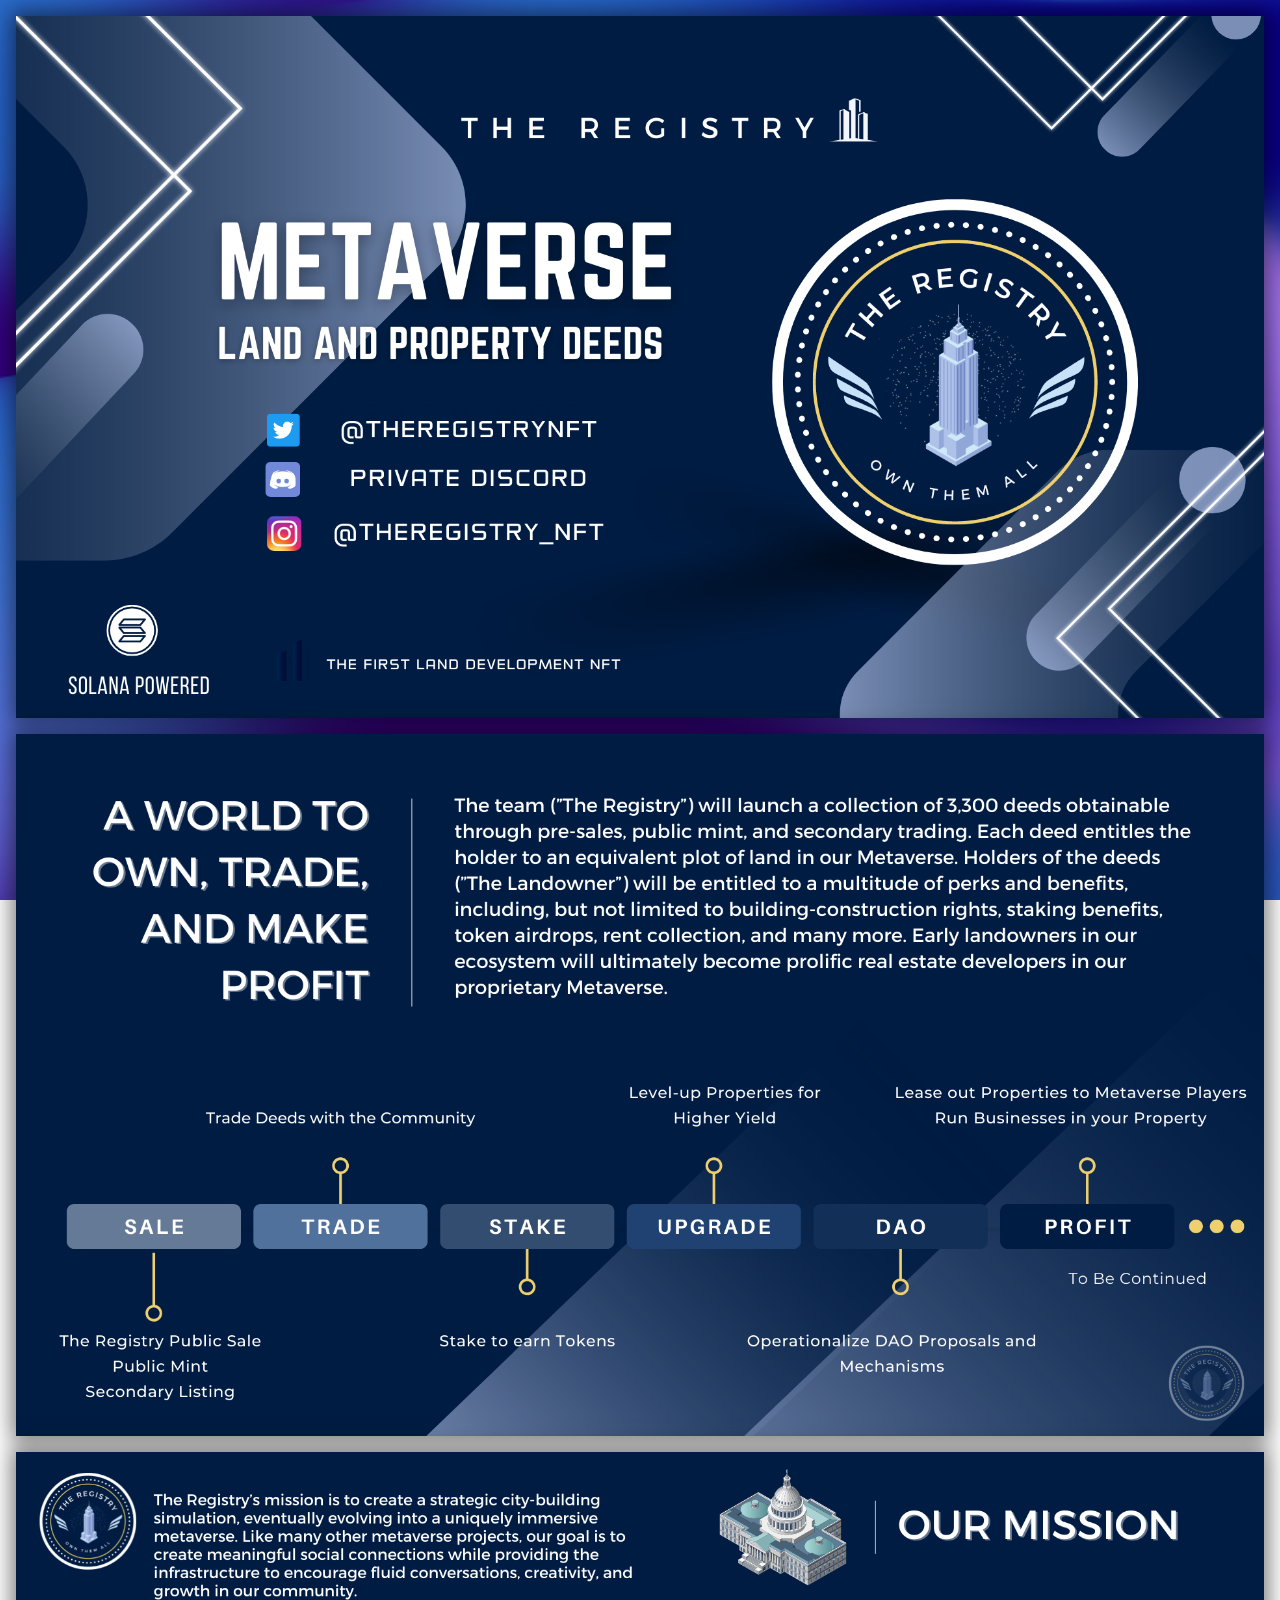
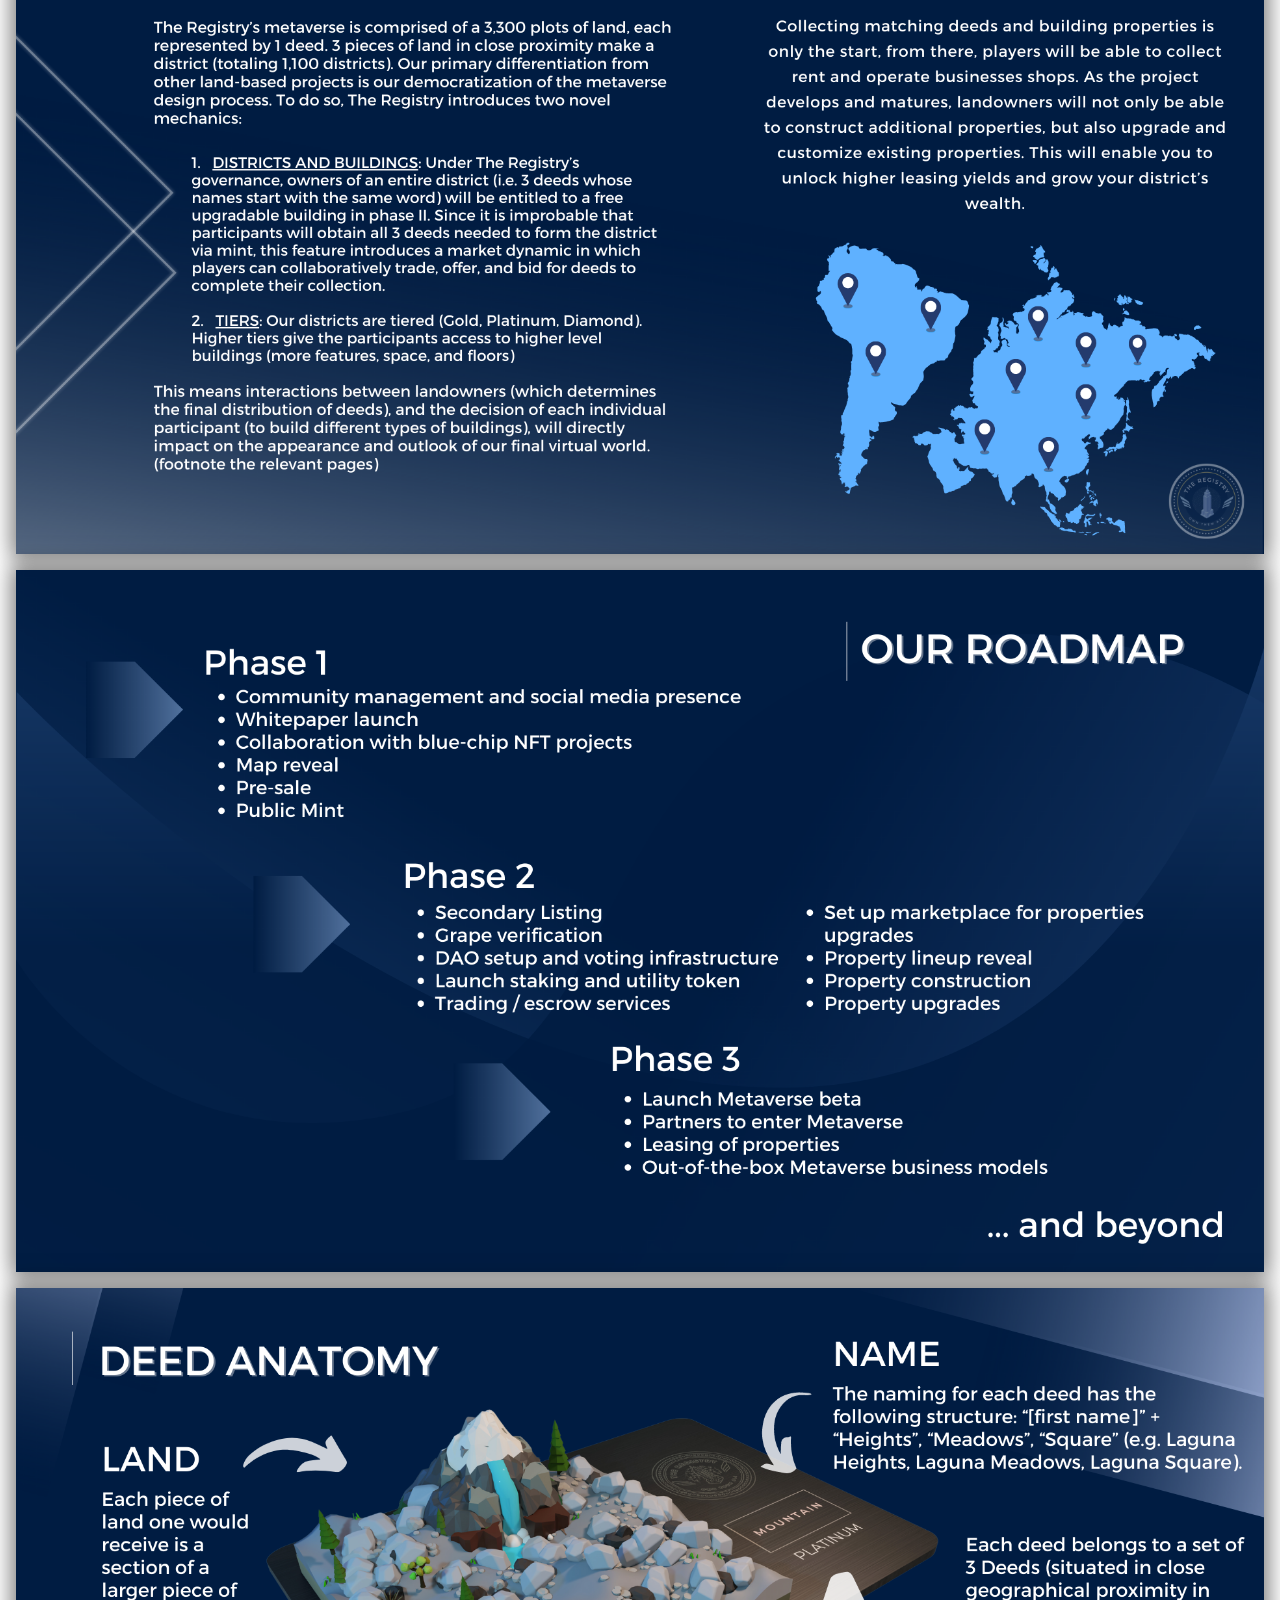
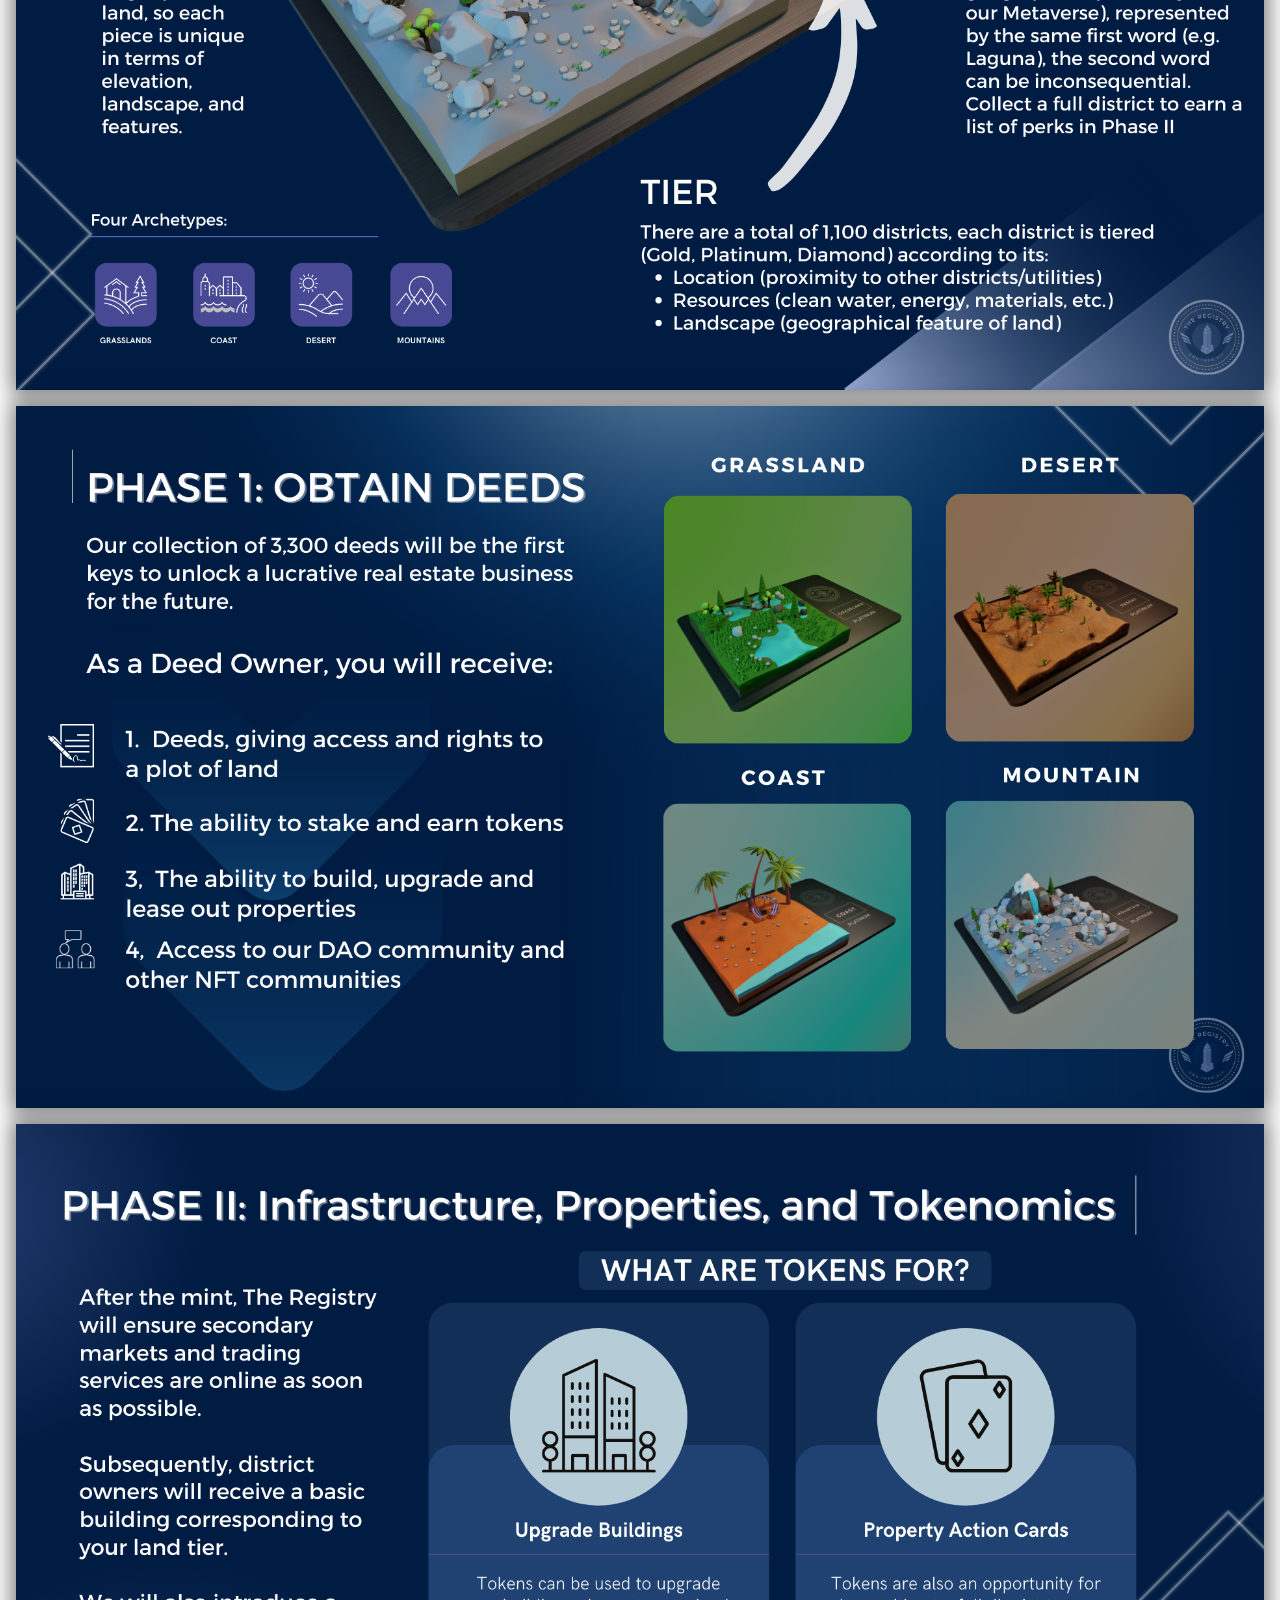
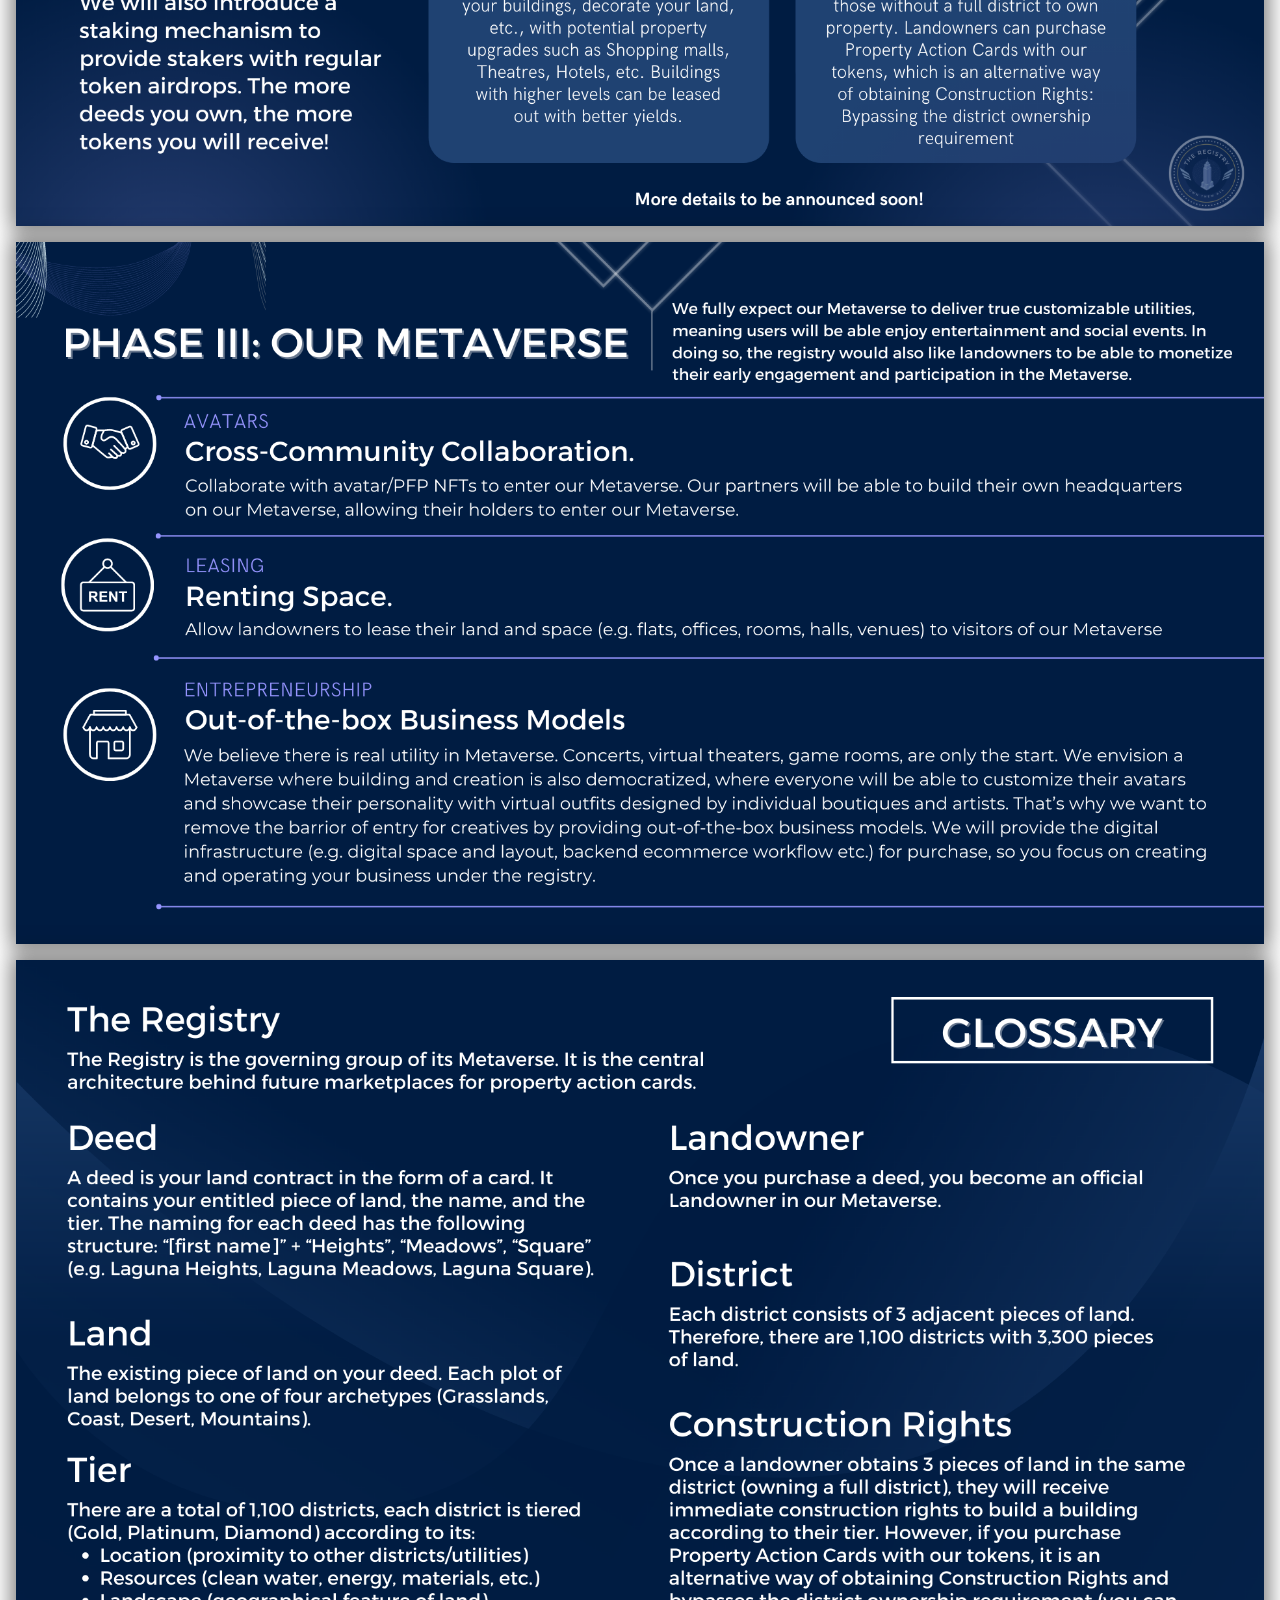
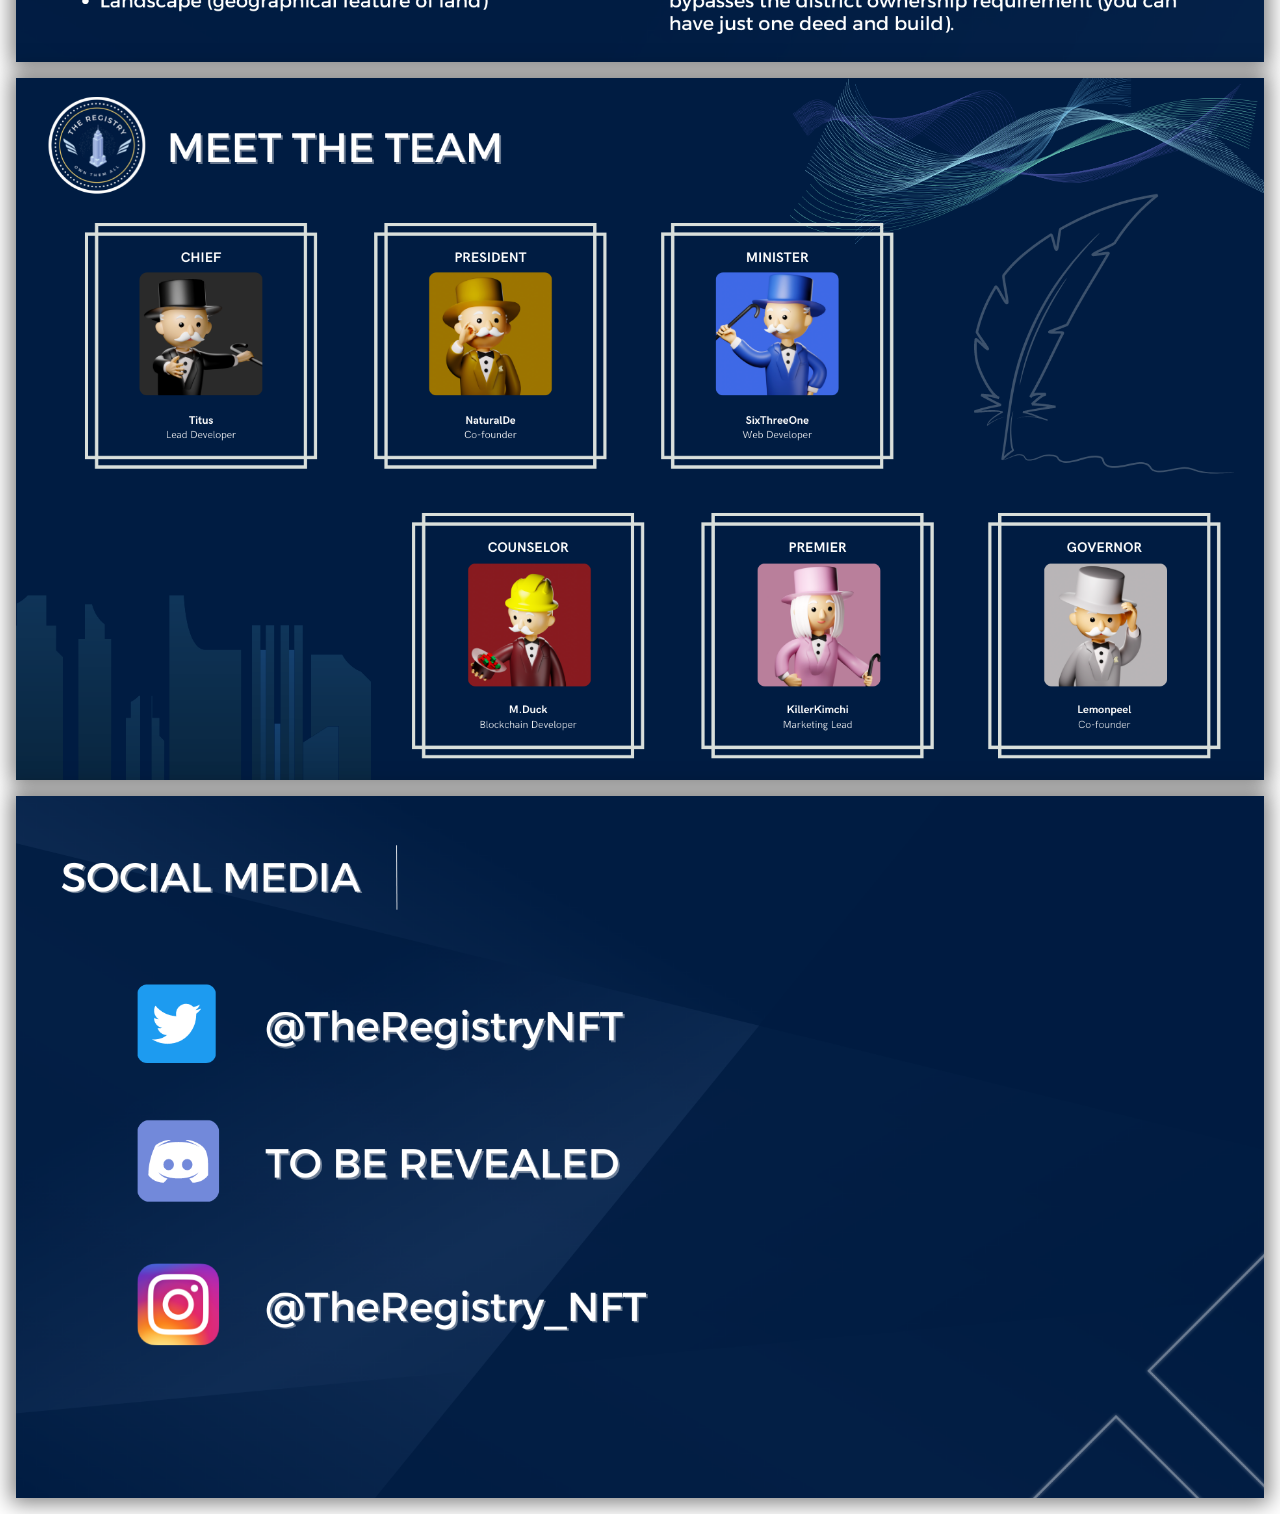
<file: whitepaper.html>
<!DOCTYPE html>
<html lang="en" class="no-js" data-theme="light">

<head>
    <meta charset="UTF-8">
    <meta name="viewport" content="width=device-width, initial-scale=1, user-scalable=no">
    <title>The Registry</title>
    <!-- TODO: update page title -->
    <script type="module">
        document.documentElement.classList.remove('no-js'); document.documentElement.classList.add('js');
    </script>
    <meta name="description" content="The official collection of 3,300 land-based #NFTs. A world to own, trade, and make profit. Strategy P2E metaverse game on Solana. Collect deeds, earn rights, and grow your land empire.">
    <!-- TODO: update meta description -->
    <meta property="og:title" content="The Registry">
    <!-- TODO: update og:title -->
    <meta property="og:url" content="https://www.theregistry.world/whitepaper.html">
    <!-- TODO: update og:url -->
    <meta property="og:description" content="The official collection of 3,300 land-based #NFTs. A world to own, trade, and make profit. Strategy P2E metaverse game on Solana. Collect deeds, earn rights, and grow your land empire.">
    <!-- TODO: update og:description -->
    <meta property="og:image" content="/path/to/image">
    <!-- TODO: og:image -->
    <meta property="og:image:alt" content="The Registry">
    <!-- TODO: update og:image:alt -->
    <meta property="og:locale" content="en_US">
    <meta property="og:type" content="website">
    <meta name="twitter:card" content="large-image-twitter.jpg">
    <!-- TODO: update twitter:cared -->
    <link rel="canonical" href="https://www.theregistry.world/whitepaper.html">
    <!-- TODO: update canonical link -->
    <link rel="icon" href="assets/thregistry_logo.svg">
    <!-- <link rel="icon" href="/assets/" type="image/svg+xml"> -->
    <link rel="apple-touch-icon" href="assets/apple-touch-icon.webp">
    <link rel="manifest" href="assets/site.webmanifest">
    <!-- TODO: update web app manifest file -->
    <meta name="theme-color" content="#2c3351">
    <!-- TODO: update meta theme color -->

    <style>
        html {
            overflow: scroll;
            overflow-x: hidden;
            /* background-image: linear-gradient(90deg, rgba(83, 47, 107, 1) 0%, rgba(13, 13, 108, 1) 50%, rgba(63, 156, 136, 1) 100%); */
        }
        
         ::-webkit-scrollbar {
            width: 0;
            /* Remove scrollbar space */
            background: transparent;
            /* Optional: just make scrollbar invisible */
        }
    </style>
    <!-- Css file -->
    <link rel="stylesheet" href="css/whitepaper.min.css">
</head>

<body>

    <div class="canvas-holder">
        <canvas id="gradient-canvas" class="canvas">
        </canvas>
    </div>
    <div class="whitepaper-wrapper">
        <div></div>
        <section><img src="whitepaper/Title Page.webp" alt="Title Page"></section>
        <section><img src="whitepaper/Executive Summary.webp" alt=""></section>
        <section><img src="whitepaper/Our Mission.webp" alt=""></section>
        <section><img src="whitepaper/Roadmap in Point Form.webp" alt=""></section>
        <section><img src="whitepaper/Deed Anatomy.webp" alt=""></section>
        <section><img src="whitepaper/Phase 1_ Obtain Deeds.webp" alt=""></section>
        <section><img src="whitepaper/Phase II_ Infrastructure, Properties, and Tokenomics.webp" alt=""></section>
        <section><img src="whitepaper/Phase III_ Our Metaverse.webp" alt=""></section>
        <section><img src="whitepaper/Glossary.webp" alt=""></section>
        <section><img src="whitepaper/Meet the Team.webp" alt=""></section>
        <section><img src="whitepaper/Social Media.webp" alt=""></section>
        <div></div>
    </div>



    <!-- Global site tag (gtag.js) - Google Analytics -->
    <script src="js/gradient.min.js"></script>
    <script async src="https://www.googletagmanager.com/gtag/js?id=G-9DCG20L731"></script>
    <script>
        window.dataLayer = window.dataLayer || [];

        function gtag() {
            dataLayer.push(arguments);
        }
        gtag('js', new Date());

        gtag('config', 'G-9DCG20L731');
    </script>
</body>

</html>
</file>
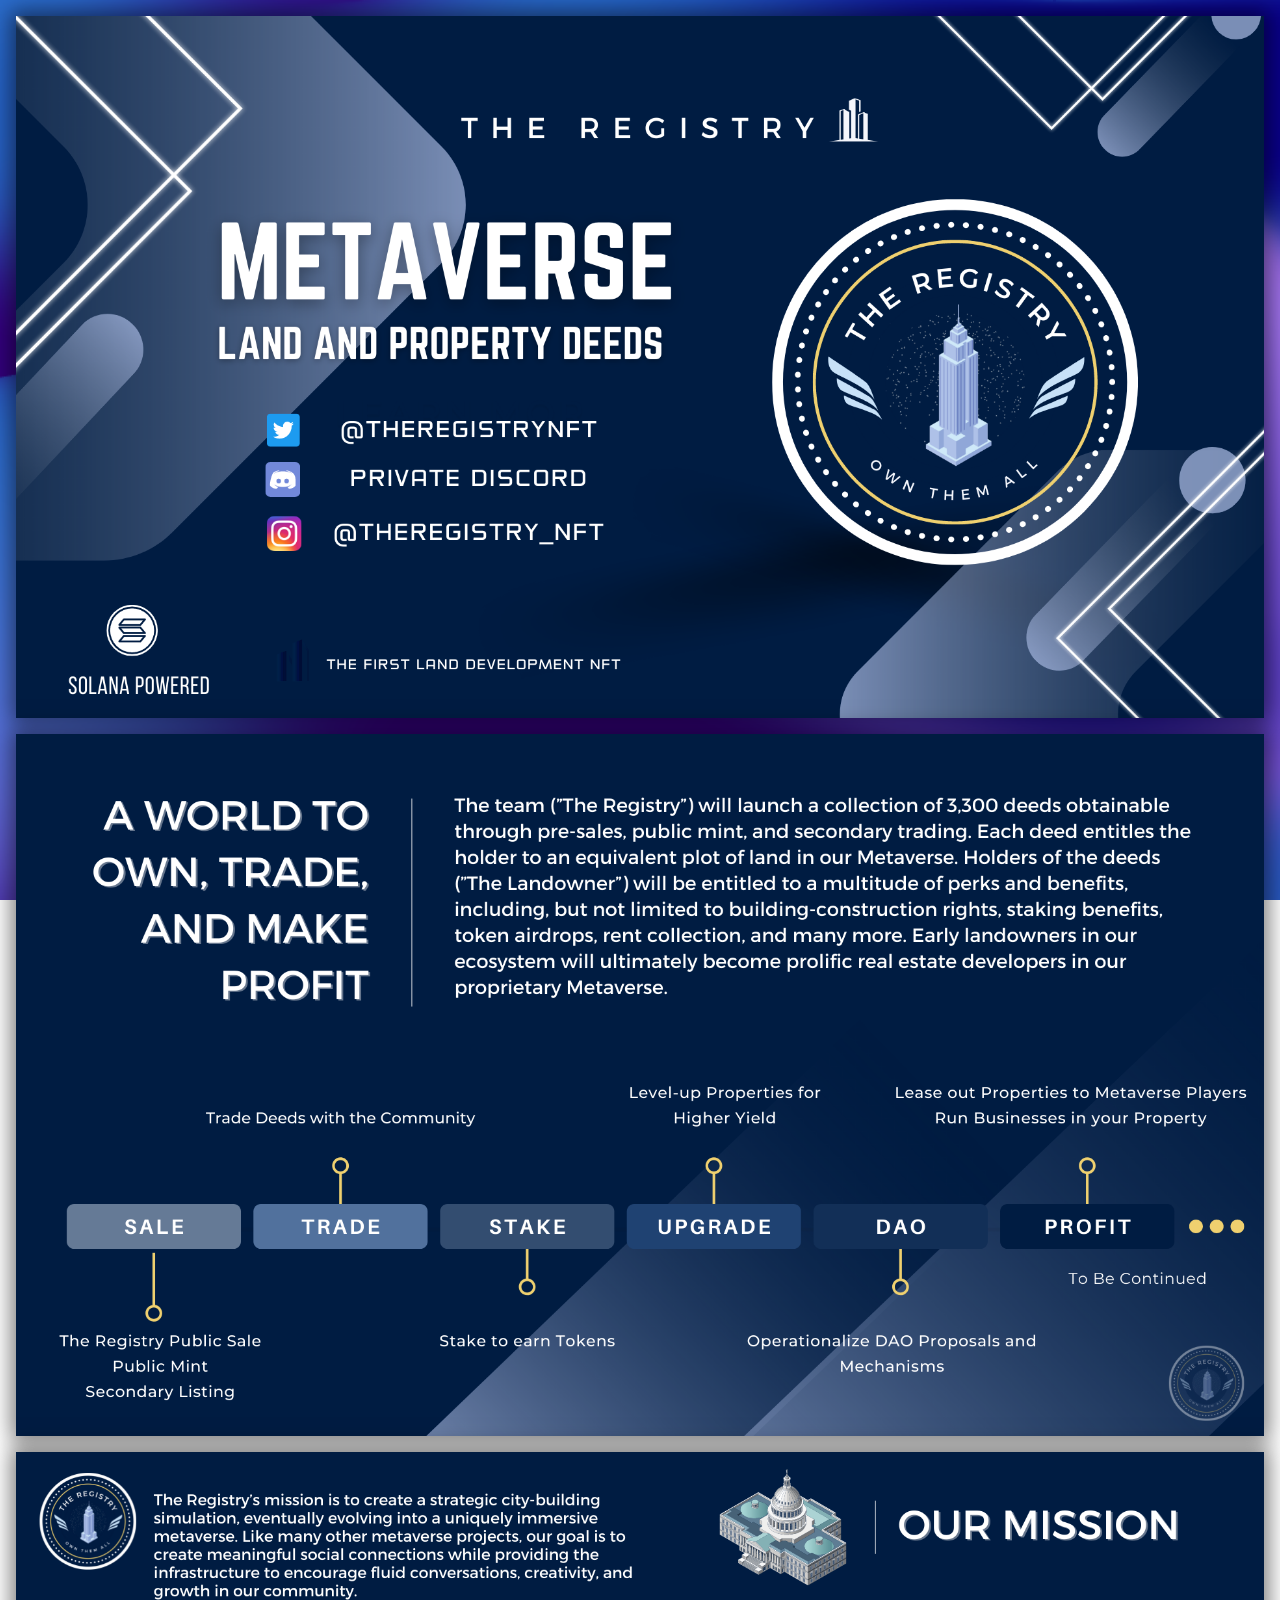
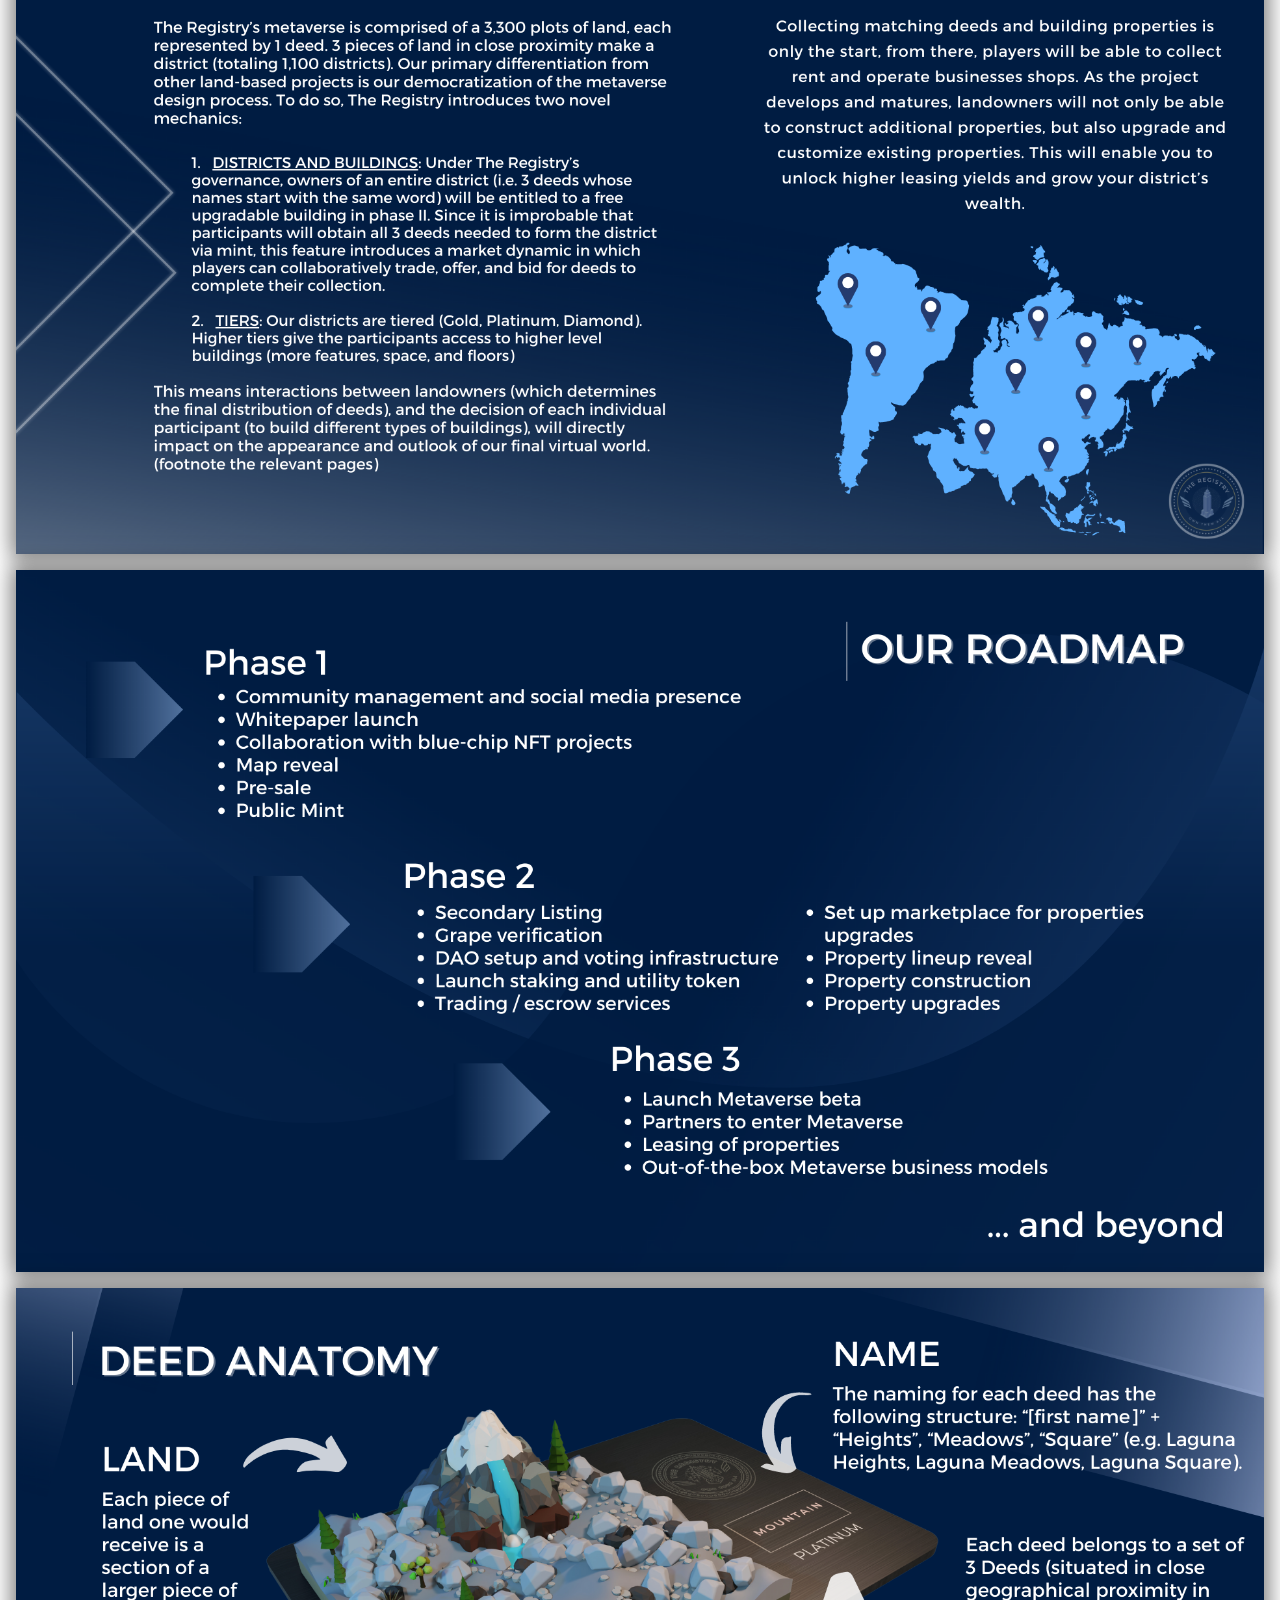
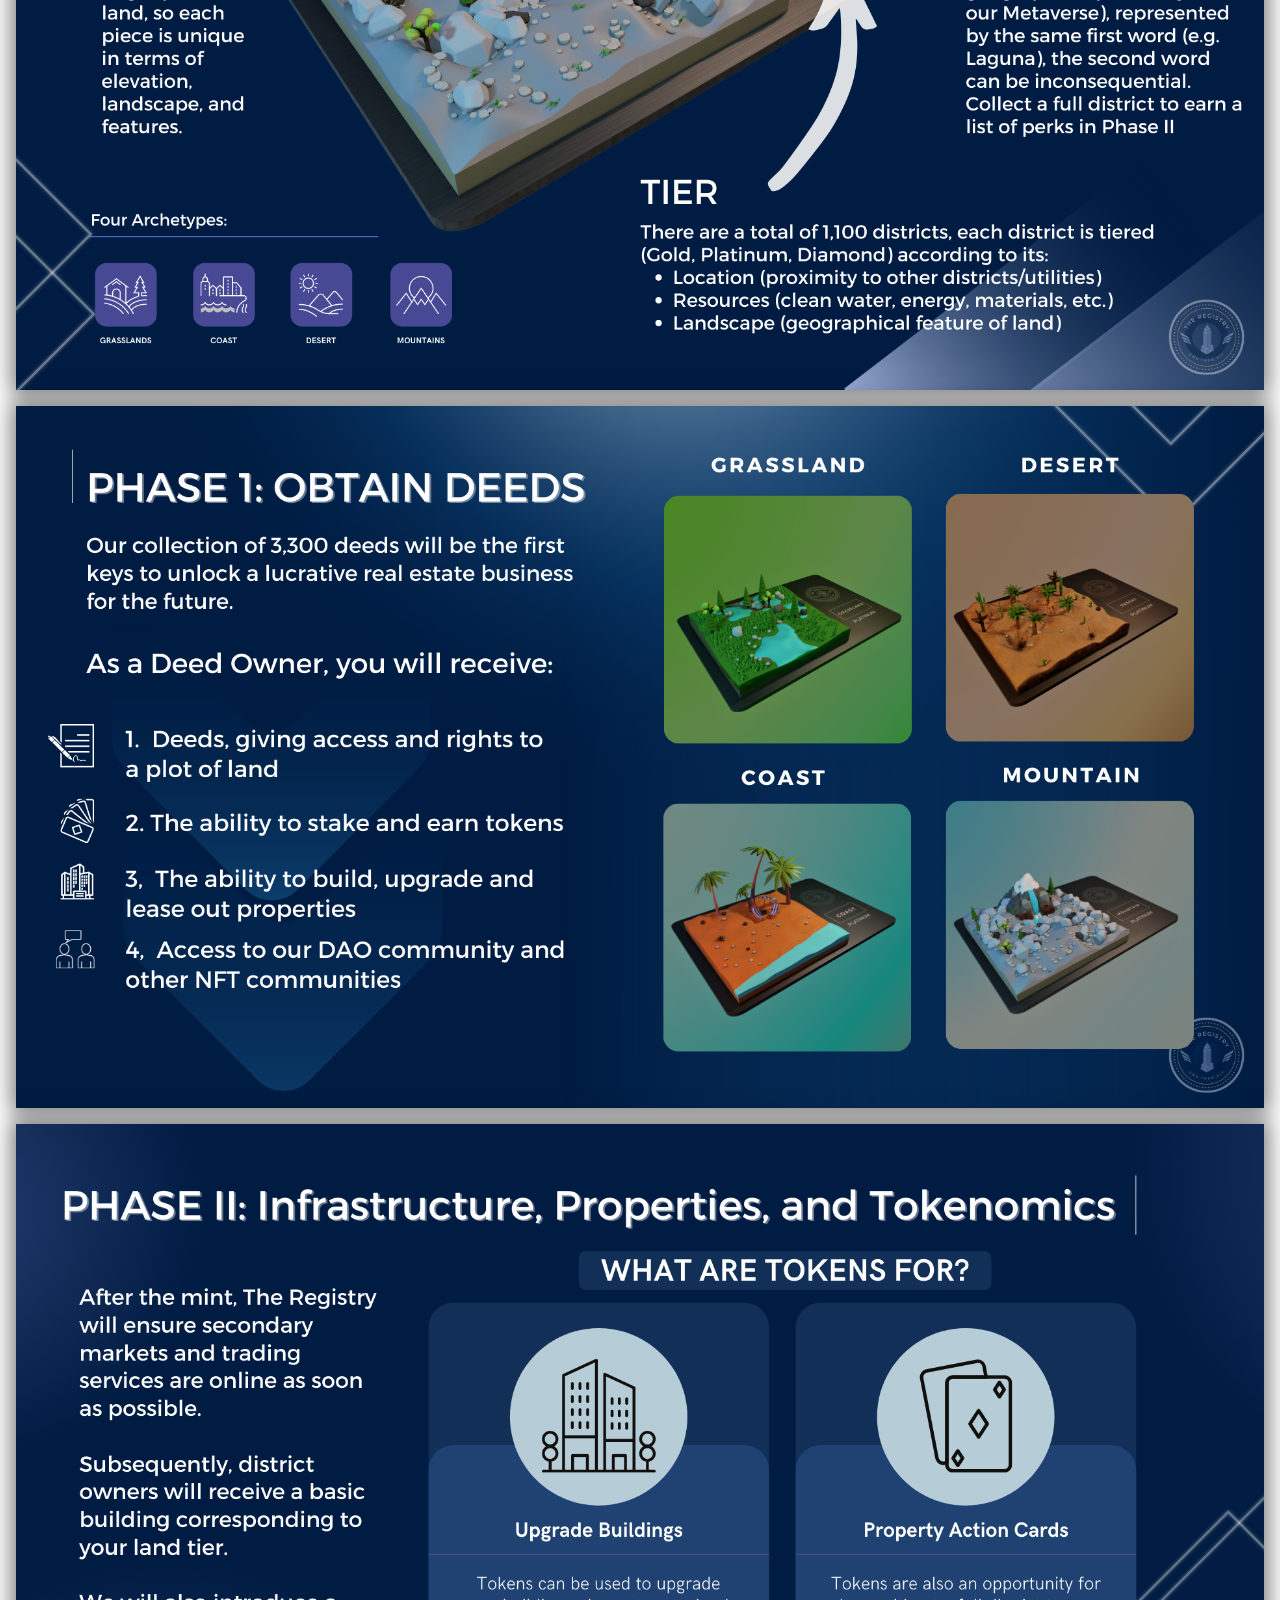
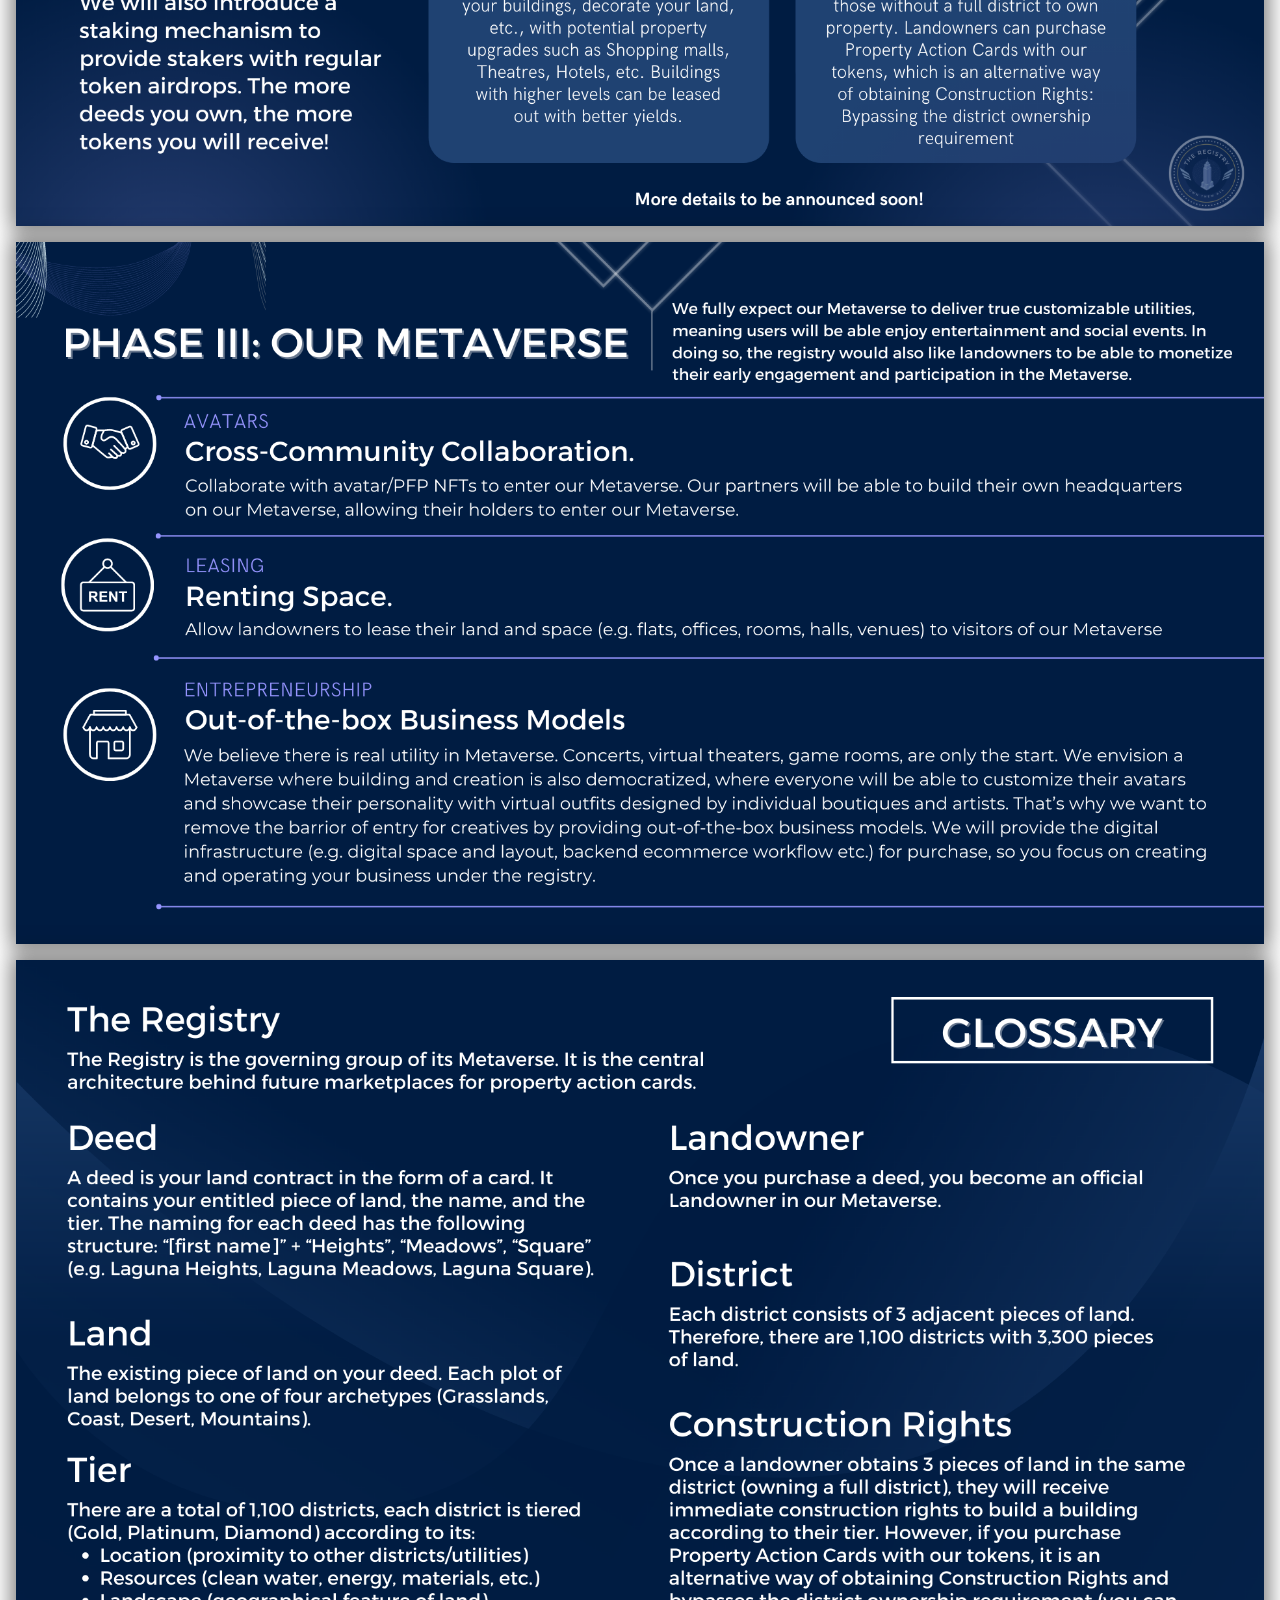
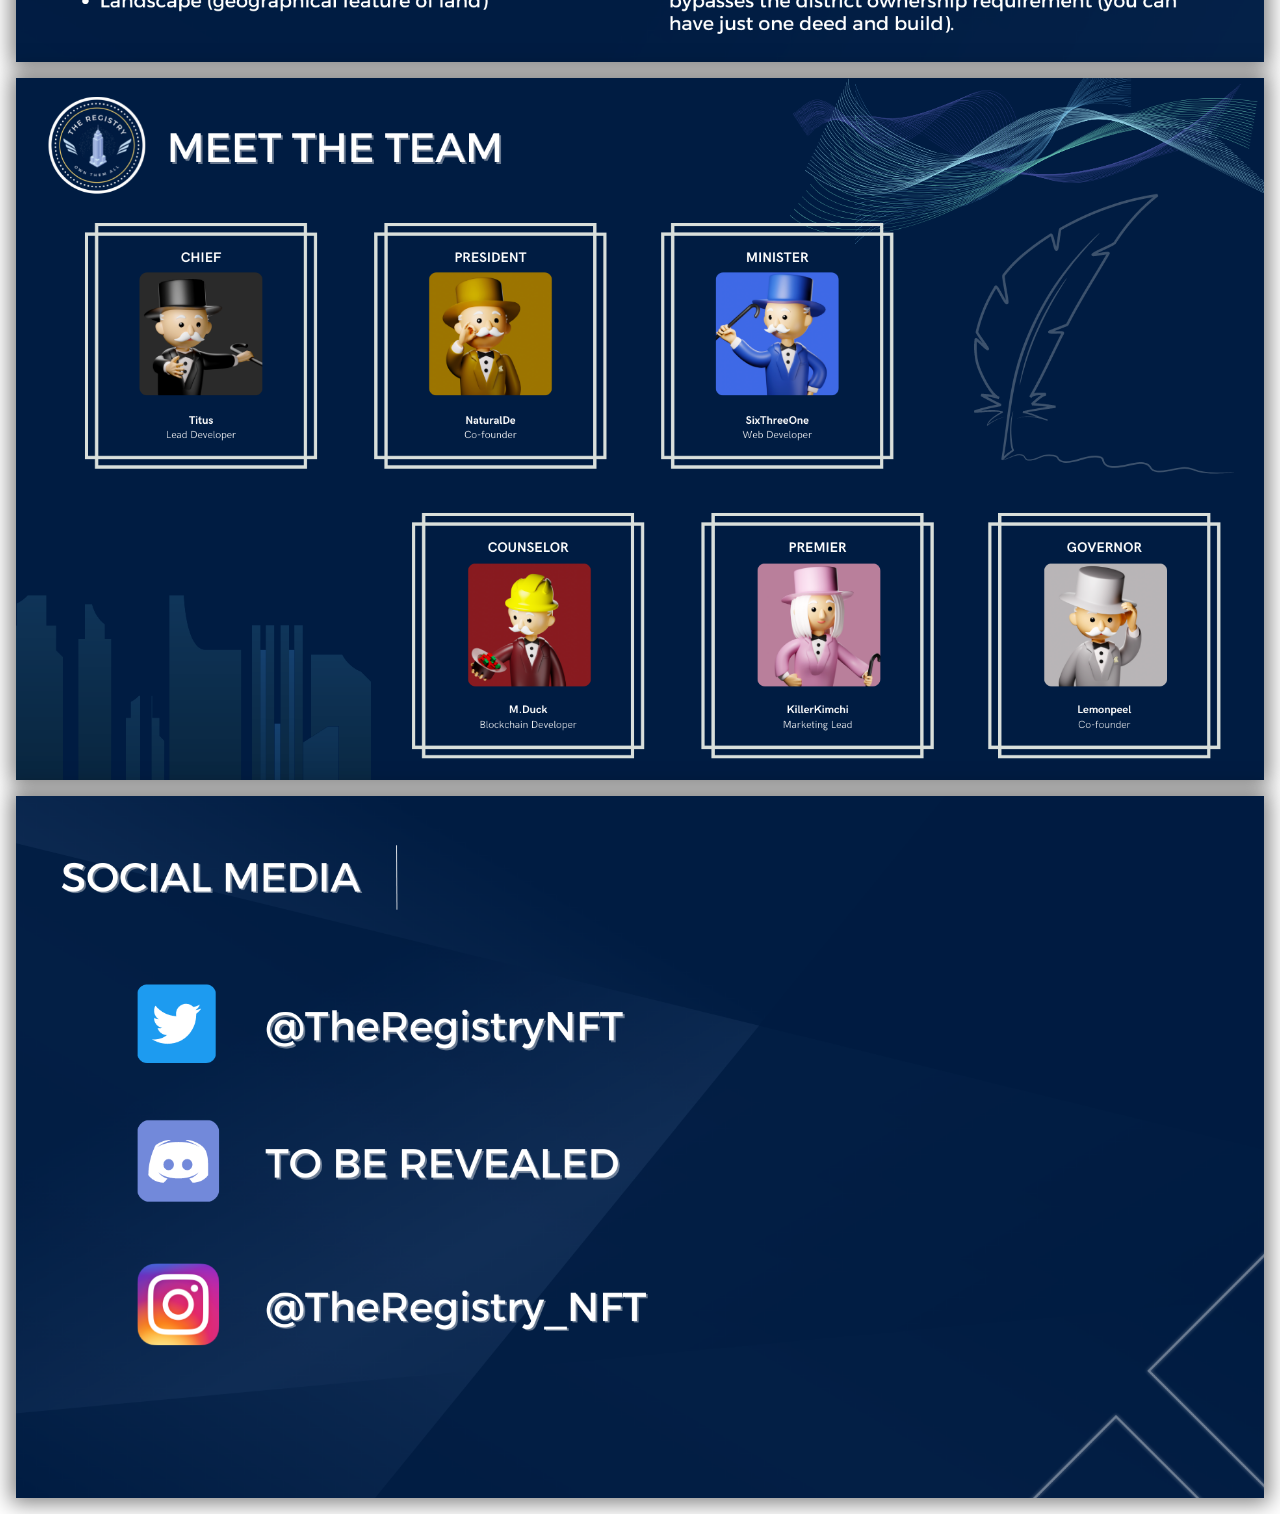
<file: repo/theregistry-master/whitepaper.html>
<!DOCTYPE html>
<html lang="en" class="no-js" data-theme="light">

<head>
    <meta charset="UTF-8">
    <meta name="viewport" content="width=device-width, initial-scale=1, user-scalable=no">
    <title>The Registry</title>
    <!-- TODO: update page title -->
    <script type="module">
        document.documentElement.classList.remove('no-js'); document.documentElement.classList.add('js');
    </script>
    <meta name="description" content="The official collection of 3,300 land-based #NFTs. A world to own, trade, and make profit. Strategy P2E metaverse game on Solana. Collect deeds, earn rights, and grow your land empire.">
    <!-- TODO: update meta description -->
    <meta property="og:title" content="The Registry">
    <!-- TODO: update og:title -->
    <meta property="og:url" content="https://www.theregistry.world/whitepaper.html">
    <!-- TODO: update og:url -->
    <meta property="og:description" content="The official collection of 3,300 land-based #NFTs. A world to own, trade, and make profit. Strategy P2E metaverse game on Solana. Collect deeds, earn rights, and grow your land empire.">
    <!-- TODO: update og:description -->
    <meta property="og:image" content="/path/to/image">
    <!-- TODO: og:image -->
    <meta property="og:image:alt" content="The Registry">
    <!-- TODO: update og:image:alt -->
    <meta property="og:locale" content="en_US">
    <meta property="og:type" content="website">
    <meta name="twitter:card" content="large-image-twitter.jpg">
    <!-- TODO: update twitter:cared -->
    <link rel="canonical" href="https://www.theregistry.world/whitepaper.html">
    <!-- TODO: update canonical link -->
    <link rel="icon" href="/assets/thregistry_logo.svg">
    <!-- <link rel="icon" href="/assets/" type="image/svg+xml"> -->
    <link rel="apple-touch-icon" href="/assets/apple-touch-icon.webp">
    <link rel="manifest" href="/assets/site.webmanifest">
    <!-- TODO: update web app manifest file -->
    <meta name="theme-color" content="#2c3351">
    <!-- TODO: update meta theme color -->

    <style>
        html {
            overflow: scroll;
            overflow-x: hidden;
            /* background-image: linear-gradient(90deg, rgba(83, 47, 107, 1) 0%, rgba(13, 13, 108, 1) 50%, rgba(63, 156, 136, 1) 100%); */
        }
        
         ::-webkit-scrollbar {
            width: 0;
            /* Remove scrollbar space */
            background: transparent;
            /* Optional: just make scrollbar invisible */
        }
    </style>
    <!-- Css file -->
    <link rel="stylesheet" href="css/whitepaper.min.css">
</head>

<body>

    <div class="canvas-holder">
        <canvas id="gradient-canvas" class="canvas">
        </canvas>
    </div>
    <div class="whitepaper-wrapper">
        <div></div>
        <section><img src="/whitepaper/Title Page.webp" alt="Title Page"></section>
        <section><img src="/whitepaper/Executive Summary.webp" alt=""></section>
        <section><img src="/whitepaper/Our Mission.webp" alt=""></section>
        <section><img src="/whitepaper/Roadmap in Point Form.webp" alt=""></section>
        <section><img src="/whitepaper/Deed Anatomy.webp" alt=""></section>
        <section><img src="/whitepaper/Phase 1_ Obtain Deeds.webp" alt=""></section>
        <section><img src="/whitepaper/Phase II_ Infrastructure, Properties, and Tokenomics.webp" alt=""></section>
        <section><img src="/whitepaper/Phase III_ Our Metaverse.webp" alt=""></section>
        <section><img src="/whitepaper/Glossary.webp" alt=""></section>
        <section><img src="/whitepaper/Meet the Team.webp" alt=""></section>
        <section><img src="/whitepaper/Social Media.webp" alt=""></section>
        <div></div>
    </div>



    <!-- Global site tag (gtag.js) - Google Analytics -->
    <script src="js/gradient.min.js"></script>
    <script async src="https://www.googletagmanager.com/gtag/js?id=G-9DCG20L731"></script>
    <script>
        window.dataLayer = window.dataLayer || [];

        function gtag() {
            dataLayer.push(arguments);
        }
        gtag('js', new Date());

        gtag('config', 'G-9DCG20L731');
    </script>
</body>

</html>
</file>
<file: css/main.css>
/* ================ Start Global style ================ */


/* h1,
h4,
p {
    text-shadow: 0.005em 0 rgb(254, 254, 254), 0 0.005em rgb(254, 254, 254), -0.005em 0 rgb(254, 254, 254), 0 -0.005em rgb(254, 254, 254), -0.005em -0.005em rgb(254, 254, 254), -0.005em 0.005em rgb(254, 254, 254), 0.005em -0.005em rgb(254, 254, 254), 0.005em 0.005em rgb(254, 254, 254) !important;
} */

.canvas {
    position: fixed;
    left: 0 !important;
    right: 0 !important;
}

#gradient-canvas {
    width: 100%;
    height: 100%;
    /* --gradient-color-1: #cdeaf7;
    --gradient-color-2: #dfb7ff;
    --gradient-color-3: #ADD8E6;
    --gradient-color-4: #86abf9; */
    --gradient-color-1: #2871cc;
    --gradient-color-2: #bf8bff;
    --gradient-color-3: #33007b;
    --gradient-color-4: #090088;
    z-index: -1;
}

.rounded-btn {
    border-radius: 20px !important;
}

.rounded-btn {
    background-image: -webkit-gradient(linear, left top, left bottom, from(#FF512F), to(rgb(255, 132, 0)));
    background-image: -o-linear-gradient(top, #FF512F 0%, rgb(255, 132, 0) 100%);
    background-image: linear-gradient(to bottom, #FF512F 0%, rgb(255, 132, 0) 100%)
}

.rounded-btn {
    text-align: center;
    text-transform: uppercase;
    -webkit-transition: 0.5s;
    -o-transition: 0.5s;
    transition: 0.5s;
    color: white;
    border-radius: 20px;
    border-color: transparent !important;
}

.rounded-btn:hover {
    background-position: right center;
    /* change the direction of the change here */
    color: #fff;
    text-decoration: none;
}

.uk-modal-dialog {
    background-color: #2c3531 !important;
    border-radius: 20px !important;
}

.uk-close {
    color: #fff !important;
}

.uk-accordion-title {
    font-weight: 800;
}


/* ================ End Global style ================ */


/* ================ Start Main Navbar ================ */

.uk-navbar-item,
.uk-navbar-nav>li>a,
.uk-navbar-toggle {
    column-gap: 0.75em;
}

.header-nav {
    height: 10vh !important;
    background-color: transparent !important;
}

.header-nav .uk-navbar,
.header-nav .uk-navbar-nav,
.header-nav .uk-navbar-nav li,
.header-nav .uk-container> :last-child {
    height: 100%;
}

.header-nav .uk-icon-button,
.header-nav .uk-navbar-nav>li>a {
    color: #fff !important;
}

.header-nav .uk-navbar-nav li,
.header-nav .uk-navbar-nav {
    display: -webkit-box;
    display: -ms-flexbox;
    display: flex;
    -webkit-box-align: center;
    -ms-flex-align: center;
    align-items: center;
}

.uk-sticky.uk-navbar-sticky.uk-sticky-below.uk-sticky-fixed {
    background: rgba(44, 51, 81, 0.7) !important;
    z-index: 99999;
}

.uk-sticky.uk-navbar-sticky.uk-sticky-below.uk-sticky-fixed .uk-navbar-toggle {
    color: #fff;
}


/* ================ End Main Navbar ================ */


/* ================ Start Landing ================ */

.landing-section {
    min-height: 90vh !important;
    padding: 0 !important;
    --gradient-color-1: #ef008f;
    --gradient-color-2: #6ec3f4;
    --gradient-color-3: #7038ff;
    --gradient-color-4: #ffba27;
}

.landing-section.gradient-canvas {
    background-image: #fff !important
}

.landing-section .uk-padding {
    padding: 0 !important;
}

.landing-section h4 {
    margin-bottom: 40px;
    padding-left: 0.2em;
}

.landing-section div div div .uk-card {
    border-radius: 20px !important;
}

.landing-section .uk-container> :last-child {
    margin-bottom: 0;
    display: -webkit-box;
    display: -ms-flexbox;
    display: flex;
    -webkit-box-pack: center;
    -ms-flex-pack: center;
    justify-content: center;
    -webkit-box-align: center;
    -ms-flex-align: center;
    align-items: center;
}

.landing-section .uk-card-default {
    background-color: #001C42 !important;
}

@media (max-width: 600px) {
    .landing-section .uk-container.uk-flex.uk-flex-center.uk-padding>div {
        -webkit-box-orient: vertical !important;
        -webkit-box-direction: reverse !important;
        -ms-flex-direction: column-reverse !important;
        flex-direction: column-reverse !important;
    }
    .landing-section {
        padding: 0 0 20px !important;
    }
    .landing-section .uk-padding {
        padding: 15px;
    }
    .landing-section .uk-padding h1 {
        margin-bottom: 0;
        font-size: 32px;
        text-align: center;
    }
    .landing-section .uk-padding h4 {
        font-size: 17px;
        text-align: center;
        padding-left: 0;
    }
    .landing-section .uk-width-1-1.uk-grid {
        display: -webkit-box;
        display: -ms-flexbox;
        display: flex;
        -webkit-box-orient: vertical;
        -webkit-box-direction: normal;
        -ms-flex-direction: column;
        flex-direction: column;
        -webkit-box-align: center;
        -ms-flex-align: center;
        align-items: center;
        -webkit-box-pack: start;
        -ms-flex-pack: start;
        justify-content: flex-start;
    }
    .landing-section .uk-width-1-1.uk-grid .uk-width-1-2 {
        width: 100%;
    }
    .landing-section .uk-width-1-1.uk-grid .uk-flex.uk-flex-column.uk-flex-around.uk-width-1-2.uk-grid-margin.uk-first-column {
        margin-top: 0 !important;
    }
}


/* ================ End Landing ================ */


/* ================ Start OUR MISSION ================ */

.mission {
    padding: 30px !important;
}

#mission .header-top {
    padding-top: 5vh;
}

.mission p {
    display: block;
    /* background-color: #001C42;
    border-radius: 20px; */
}

.mission .mission-content {
    display: -webkit-box;
    display: -ms-flexbox;
    display: flex;
    -webkit-box-pack: justify;
    -ms-flex-pack: justify;
    justify-content: space-between;
    -webkit-box-align: center;
    -ms-flex-align: center;
    align-items: center;
}

.mission .mission-content p {
    margin: auto;
    font-size: 2.25vh !important;
}

.mission .mission-content .img-btn {
    position: relative;
}

.mission .mission-content .img-btn span {
    position: absolute;
    width: 35px;
    height: 35px;
    border-radius: 100%;
    background-color: orange;
    font-size: 3em;
    font-weight: bolder;
    text-align: center;
    line-height: 0.725em;
    -webkit-transition: all 0.6s;
    transition: all 0.6s;
    cursor: pointer;
}

.mission .mission-content .img-btn span:hover {
    background-color: #d9b08c;
    -webkit-box-shadow: 0 0 30px 0 #d9b08c;
    box-shadow: 0 0 30px 0 #d9b08c;
    -webkit-transition: all 0.5s;
    transition: all 0.5s;
}

.mission .mission-content .img-btn span.plus-one {
    left: 12%;
    top: 51%;
}

.mission .mission-content .img-btn span.plus-two {
    left: 62%;
    top: 40%;
}

.mission .mission-content .img-btn span.plus-three {
    left: 84%;
    top: 53%;
}

@media (max-width: 768px) {
    .mission {
        padding: 15px !important;
    }
    .mission .mission-content .img-btn span.plus-one {
        left: 8%;
        top: 45%;
    }
    .mission .mission-content .img-btn span.plus-two {
        left: 68%;
        top: 37%;
    }
    .mission .mission-content .img-btn span.plus-three {
        left: 82%;
        top: 57%;
    }
}

@media (max-width: 330px) {
    .mission {
        padding: 15px !important;
    }
    .mission .mission-content p {
        width: 100%;
    }
    .mission .mission-content .img-btn span.plus-one {
        left: 8%;
        top: 55%;
    }
    .mission .mission-content .img-btn span.plus-two {
        left: 58%;
        top: 47%;
    }
    .mission .mission-content .img-btn span.plus-three {
        left: 82%;
        top: 57%;
    }
}


/* ================ End OUR MISSION ================ */


/* ================ Start Roadmap ================ */

.uk-section * dt {
    font-weight: 800;
}

@media (min-width: 350px) {
    #roadmap {
        padding-top: 5vh;
        margin-bottom: 0;
    }
}

@media (min-width: 500px) and (max-width:700px) {
    .parallax-phase h1 {
        font-size: 3.2vh;
    }
    .parallax-phase h4 {
        font-size: 1.9vh;
        margin: 0px !important;
    }
    .parallax-phase ul li,
    .parallax-phase p {
        font-size: 1.5vh;
    }
    .parallax-phase dl>dt,
    dd {
        font-size: 1.5vh;
    }
    .roadmap-phases {
        z-index: 98;
    }
}

@media (min-width: 700px) and (max-width:900px) {
    .parallax-phase h1 {
        font-size: 3.5vh;
    }
    .parallax-phase h4 {
        font-size: 2.1vh;
        margin: 0px !important;
    }
    .parallax-phase ul li,
    .parallax-phase p {
        font-size: 1.75vh;
    }
    .parallax-phase dl>dt,
    dd {
        font-size: 1.75vh;
    }
    .roadmap-phases {
        z-index: 98;
    }
}

@media (min-width:900px) {
    .parallax-phase h1 {
        font-size: 4vh;
    }
    .parallax-phase h4 {
        font-size: 2.25vh;
    }
    .parallax-phase ul li,
    .parallax-phase p {
        font-size: 2vh;
    }
    .roadmap-phases {
        z-index: 98;
    }
    .parallax-phase dl>dt,
    dd {
        font-size: 2vh;
    }
}

@media (max-width: 500px) {
    #js-sticky-parallax-images {
        height: -webkit-max-content !important;
        height: -moz-max-content !important;
        height: max-content !important;
    }
    .uk-container.uk-flex.uk-flex-center.uk-padding {
        padding: 15px;
    }
    .uk-heading-medium {
        font-size: 2.2rem;
        line-height: 1.1;
    }
    p.uk-margin-small-bottom {
        font-size: 14px;
    }
    .uk-container.uk-flex.uk-flex-center.uk-padding .uk-width-1-2 {
        width: 100vw !important;
    }
    .uk-child-width-1-2.uk-grid.uk-grid-stack {
        margin-left: 0 !important;
    }
    .uk-container.uk-flex.uk-flex-center.uk-padding>div,
    .uk-child-width-1-2.uk-grid {
        display: -webkit-box;
        display: -ms-flexbox;
        display: flex;
        -webkit-box-orient: vertical;
        -webkit-box-direction: normal;
        -ms-flex-direction: column;
        flex-direction: column;
    }
    .uk-background-primary.uk-width-expand.uk-first-column.uk-padding {
        background-color: transparent !important;
        padding-top: 0 !important;
    }
    .sticky-parallax-img>div {
        height: 40vh !important;
        width: 100vw !important;
        margin: auto !important;
        left: 50%;
        -webkit-transform: translateX(-50%) !important;
        transform: translateX(-50%) !important;
        position: absolute;
        background-color: rgba(11, 28, 63, 1) !important;
        z-index: 981;
    }
    .sticky-parallax-img>div img {
        height: 100% !important;
        width: 80% !important;
        left: 50%;
        top: 0;
        -webkit-transform: translateX(-50%);
        transform: translateX(-50%);
    }
    .parallax-phase>div {
        height: 60vh !important;
    }
    .parallax-phase>div:nth-child(1) {
        margin-top: -40vh;
    }
    .parallax-phase>div:nth-child(2) {
        margin-top: -40vh;
    }
    .parallax-phase>div:nth-child(3) {
        margin-top: 215px;
        padding-bottom: 305px;
    }
    .parallax-phase .uk-position-center-left h1 {
        font-size: 26px;
    }
    .parallax-phase .uk-position-center-left h4 {
        font-size: 23px;
    }
    .parallax-phase .uk-position-center-left ul li,
    .parallax-phase .uk-position-center-left p {
        font-size: 14px;
    }
    .roadmap-phases {
        z-index: 98;
    }
}


/* ================ End Roadmap ================ */


/* ================ Start team ================ */

.team-content {
    row-gap: 60px;
    margin-top: 40px;
}

.team-content>div .uk-card-primary {
    background-color: #001C42;
    border-radius: 10% !important;
    cursor: pointer;
    -webkit-transition: all 0.8s;
    transition: all 0.8s;
}

.team-content>div .uk-card-primary:hover {
    -webkit-box-shadow: 0 0 30px 0 #215db1;
    box-shadow: 0 0 30px 0 #215db1;
    -webkit-transition: all 0.5s;
    transition: all 0.5s;
}

.team-content>div .uk-card-primary .uk-card-media-top.uk-cover-container {
    overflow: visible;
}

.team-content>div .uk-card-primary .uk-card-media-top.uk-cover-container img {
    margin-top: -70px;
}

.team-content>div .uk-card-primary .uk-card-body.uk-text-center {
    padding: 0;
    margin-top: -60px;
    color: #fff;
}

.team-content>div .uk-card-primary .uk-card-body.uk-text-center h3 {
    color: #fff;
}

.team-content>div .uk-card-primary .uk-card-footer {
    color: #fff;
    text-align: center;
    padding: 15px 0;
}

.team-content>div .uk-card-primary .uk-card-footer button {
    background-color: #116466;
    color: #fff;
    border-color: #116466;
}

.team-content>div .uk-card-primary .uk-card-footer button:hover {
    color: #116466;
    border-color: #116466;
}

@media (min-width: 320px) and (max-width: 640px) {
    .team-content img {
        height: 50vh !important;
        width: 50vh !important;
    }
    .team-content .uk-first-column {
        display: flex;
        justify-content: center;
    }
    .team-content .uk-card {
        min-width: 80vw;
    }
}


/* ================ End team ================ */


/* ================ Start Timeline ================ */


/* #timeline {
    display: -webkit-box;
    display: -ms-flexbox;
    display: flex;
    -webkit-box-orient: vertical;
    -webkit-box-direction: normal;
    -ms-flex-direction: column;
    flex-direction: column;
    -webkit-box-pack: center;
    -ms-flex-pack: center;
    justify-content: center;
    -webkit-box-align: center;
    -ms-flex-align: center;
    align-items: center;
}

.timeline .timeline-content {
    position: relative;
    width: 750px;
    margin: 0 auto;
    margin-top: 20px;
    display: -webkit-box;
    display: -ms-flexbox;
    display: flex;
    -webkit-box-orient: vertical;
    -webkit-box-direction: normal;
    -ms-flex-direction: column;
    flex-direction: column;
    -webkit-box-pack: start;
    -ms-flex-pack: start;
    justify-content: flex-start;
    padding: 1em 0;
}

.timeline .timeline-content:before {
    position: absolute;
    left: 50%;
    -webkit-transform: translateX(-50%);
    transform: translateX(-50%);
    top: 0;
    content: " ";
    display: block;
    width: 6px;
    height: 100%;
    background: #001C42;
    background: -webkit-gradient( linear, left top, left bottom, from(rgba(44, 53, 49, 0)), color-stop(12%, #001C42), color-stop(88%, #001C42), to(rgba(44, 53, 49, 0)));
    background: linear-gradient( top, rgba(44, 53, 49, 0) 0%, #001C42 12%, #001C42 88%, rgba(44, 53, 49, 0) 100%);
    z-index: 5;
}

.timeline .timeline-content>div {
    position: relative;
    margin-top: 20px;
}

.timeline .timeline-content .direction-r::before {
    left: -50px;
}

.timeline .timeline-content .direction-l::before {
    right: -50px;
}

.timeline .timeline-content .direction-r::before,
.timeline .timeline-content .direction-l::before {
    content: "";
    display: block;
    background: -webkit-gradient( linear, left top, right top, from(rgba(44, 53, 49, 0)), color-stop(12%, #001C42), color-stop(88%, #001C42), to(rgba(44, 53, 49, 0)));
    background: linear-gradient( left, rgba(44, 53, 49, 0) 0%, #001C42 12%, #001C42 88%, rgba(44, 53, 49, 0) 100%);
    width: 50px;
    height: 5px;
    position: absolute;
    top: 50%;
    -webkit-transform: translateY(-50%);
    transform: translateY(-50%);
    z-index: 999;
}

.timeline .timeline-content>div:after {
    content: "";
    display: block;
    background-color: #fff;
    border: 4px solid #001C42;
    border-radius: 100%;
    width: 12px;
    height: 12px;
    position: absolute;
    top: 50%;
    left: 50%;
    -webkit-transform: translate(-50%, -50%);
    transform: translate(-50%, -50%);
    z-index: 999;
}

.direction {
    -webkit-box-shadow: 0 0 18px 0 #116466;
    box-shadow: 0 0 18px 0 #116466;
    border-radius: 20px;
    position: relative;
    width: 300px;
    padding: 15px;
    background-color: #001C42 !important;
}

.direction ul li,
.direction .time {
    font-weight: 500;
    font-size: 13px;
    color: #fff;
}

.direction img {
    height: 300px;
    width: 100%;
}

.direction .time-title {
    color: orange;
    font-weight: 700;
    font-size: 19px;
}

.timeline-content>div:not(:first-child) {
    margin-top: -50px;
}

.direction-l {
    float: left;
}

.direction-r {
    float: right;
}

@media screen and (max-width: 768px) {
    .timeline .timeline-content {
        width: 100%;
        padding: 4em 0 1em 0;
    }
    .timeline .timeline-content>div:after {
        top: 50%;
        left: 0;
        -webkit-transform: translateY(-50%);
        transform: translateY(-50%);
    }
    .timeline .timeline-content .direction-l::before,
    .timeline .timeline-content .direction-r::before {
        width: calc(100% - 70vw);
    }
    .timeline .timeline-content .direction-r::before,
    .timeline .timeline-content .direction-l::before {
        left: -25px;
    }
    .timeline .timeline-content>div {
        padding: 2em 0;
    }
    .timeline .timeline-content:before {
        left: 10px;
    }
    .direction {
        float: right;
        width: 80%;
    }
    .timeline-content>div:not(:first-child) {
        margin-top: 0;
    }
} */


/* ================ End Timeline ================ */


/* ================ Start Timeline2 ================ */

.timeline-section {
    /* background-color: #24292d; */
    min-height: 100vh;
    padding: 100px 15px;
}

.timeline-items {
    max-width: 1000px;
    margin: auto;
    display: flex;
    flex-wrap: wrap;
    position: relative;
}

.timeline-items::before {
    content: '';
    position: absolute;
    width: 6px;
    height: 100%;
    background-color: #001C42;
    left: calc(50% - 3px);
}

.timeline-item {
    margin-bottom: 40px;
    width: 100%;
    position: relative;
}

.timeline-item:last-child {
    margin-bottom: 0;
}

.timeline-item:nth-child(odd) {
    padding-right: calc(50% + 30px);
}

.timeline-date-odd {
    text-align: right;
}

.timeline-item:nth-child(even) {
    padding-left: calc(50% + 30px);
}

.timeline-dot {
    height: 16px;
    width: 16px;
    background-color: white;
    position: absolute;
    left: calc(50% - 8px);
    border-radius: 50%;
    top: 2.5vh;
}

.timeline-date {
    font-size: 3.5vh;
    color: orange;
    margin: 6px 0 15px;
    font-weight: 800;
}

.timeline-content {
    background-color: #001C42;
    padding: 30px;
    border-radius: 20px;
}

.timeline-content h3 {
    font-size: 3vh;
    color: #ffffff;
    margin: 0 0 10px;
    text-transform: capitalize;
    font-weight: 800;
}

.timeline-content li {
    color: #c8c8c8;
    font-size: 2.25vh !important;
    font-weight: 300;
    line-height: 30px;
}


/* responsive */

@media(max-width: 767px) {
    .timeline-items::before {
        left: 7px;
    }
    .timeline-item:nth-child(odd) {
        padding-right: 0;
        text-align: left;
    }
    .timeline-item:nth-child(odd),
    .timeline-item:nth-child(even) {
        padding-left: 37px;
    }
    .timeline-dot {
        left: 0;
    }
    .timeline-date-odd {
        text-align: left;
    }
}


/* ================ End Timeline2 ================ */


/* ================ Start FAQ ================ */

.uk-tab>.uk-active>a {
    border-color: #2c3531 !important;
}

.uk-tab>.uk-active>a {
    background-color: #2c3531;
}

.uk-tab::before {
    border-bottom: 1px solid #2c3531
}

.uk-subnav-pill>*> :first-child {
    color: #fff;
}


/* ================ End FAQ ================ */


/* ================ Start Footer ================ */

#contact .uk-navbar {
    background-color: rgba(44, 53, 49, 0) !important;
}


/* ================ End Footer ================ */
</file>
<file: repo/theregistry-master/css/main.css>
/* ================ Start Global style ================ */


/* h1,
h4,
p {
    text-shadow: 0.005em 0 rgb(254, 254, 254), 0 0.005em rgb(254, 254, 254), -0.005em 0 rgb(254, 254, 254), 0 -0.005em rgb(254, 254, 254), -0.005em -0.005em rgb(254, 254, 254), -0.005em 0.005em rgb(254, 254, 254), 0.005em -0.005em rgb(254, 254, 254), 0.005em 0.005em rgb(254, 254, 254) !important;
} */

.canvas {
    position: fixed;
    left: 0 !important;
    right: 0 !important;
}

#gradient-canvas {
    width: 100%;
    height: 100%;
    /* --gradient-color-1: #cdeaf7;
    --gradient-color-2: #dfb7ff;
    --gradient-color-3: #ADD8E6;
    --gradient-color-4: #86abf9; */
    --gradient-color-1: #2871cc;
    --gradient-color-2: #bf8bff;
    --gradient-color-3: #33007b;
    --gradient-color-4: #090088;
    z-index: -1;
}

.rounded-btn {
    border-radius: 20px !important;
}

.rounded-btn {
    background-image: -webkit-gradient(linear, left top, left bottom, from(#FF512F), to(rgb(255, 132, 0)));
    background-image: -o-linear-gradient(top, #FF512F 0%, rgb(255, 132, 0) 100%);
    background-image: linear-gradient(to bottom, #FF512F 0%, rgb(255, 132, 0) 100%)
}

.rounded-btn {
    text-align: center;
    text-transform: uppercase;
    -webkit-transition: 0.5s;
    -o-transition: 0.5s;
    transition: 0.5s;
    color: white;
    border-radius: 20px;
    border-color: transparent !important;
}

.rounded-btn:hover {
    background-position: right center;
    /* change the direction of the change here */
    color: #fff;
    text-decoration: none;
}

.uk-modal-dialog {
    background-color: #2c3531 !important;
    border-radius: 20px !important;
}

.uk-close {
    color: #fff !important;
}

.uk-accordion-title {
    font-weight: 800;
}


/* ================ End Global style ================ */


/* ================ Start Main Navbar ================ */

.uk-navbar-item,
.uk-navbar-nav>li>a,
.uk-navbar-toggle {
    column-gap: 0.75em;
}

.header-nav {
    height: 10vh !important;
    background-color: transparent !important;
}

.header-nav .uk-navbar,
.header-nav .uk-navbar-nav,
.header-nav .uk-navbar-nav li,
.header-nav .uk-container> :last-child {
    height: 100%;
}

.header-nav .uk-icon-button,
.header-nav .uk-navbar-nav>li>a {
    color: #fff !important;
}

.header-nav .uk-navbar-nav li,
.header-nav .uk-navbar-nav {
    display: -webkit-box;
    display: -ms-flexbox;
    display: flex;
    -webkit-box-align: center;
    -ms-flex-align: center;
    align-items: center;
}

.uk-sticky.uk-navbar-sticky.uk-sticky-below.uk-sticky-fixed {
    background: rgba(44, 51, 81, 0.7) !important;
    z-index: 99999;
}

.uk-sticky.uk-navbar-sticky.uk-sticky-below.uk-sticky-fixed .uk-navbar-toggle {
    color: #fff;
}


/* ================ End Main Navbar ================ */


/* ================ Start Landing ================ */

.landing-section {
    min-height: 90vh !important;
    padding: 0 !important;
    --gradient-color-1: #ef008f;
    --gradient-color-2: #6ec3f4;
    --gradient-color-3: #7038ff;
    --gradient-color-4: #ffba27;
}

.landing-section.gradient-canvas {
    background-image: #fff !important
}

.landing-section .uk-padding {
    padding: 0 !important;
}

.landing-section h4 {
    margin-bottom: 40px;
    padding-left: 0.2em;
}

.landing-section div div div .uk-card {
    border-radius: 20px !important;
}

.landing-section .uk-container> :last-child {
    margin-bottom: 0;
    display: -webkit-box;
    display: -ms-flexbox;
    display: flex;
    -webkit-box-pack: center;
    -ms-flex-pack: center;
    justify-content: center;
    -webkit-box-align: center;
    -ms-flex-align: center;
    align-items: center;
}

.landing-section .uk-card-default {
    background-color: #001C42 !important;
}

@media (max-width: 600px) {
    .landing-section .uk-container.uk-flex.uk-flex-center.uk-padding>div {
        -webkit-box-orient: vertical !important;
        -webkit-box-direction: reverse !important;
        -ms-flex-direction: column-reverse !important;
        flex-direction: column-reverse !important;
    }
    .landing-section {
        padding: 0 0 20px !important;
    }
    .landing-section .uk-padding {
        padding: 15px;
    }
    .landing-section .uk-padding h1 {
        margin-bottom: 0;
        font-size: 32px;
        text-align: center;
    }
    .landing-section .uk-padding h4 {
        font-size: 17px;
        text-align: center;
        padding-left: 0;
    }
    .landing-section .uk-width-1-1.uk-grid {
        display: -webkit-box;
        display: -ms-flexbox;
        display: flex;
        -webkit-box-orient: vertical;
        -webkit-box-direction: normal;
        -ms-flex-direction: column;
        flex-direction: column;
        -webkit-box-align: center;
        -ms-flex-align: center;
        align-items: center;
        -webkit-box-pack: start;
        -ms-flex-pack: start;
        justify-content: flex-start;
    }
    .landing-section .uk-width-1-1.uk-grid .uk-width-1-2 {
        width: 100%;
    }
    .landing-section .uk-width-1-1.uk-grid .uk-flex.uk-flex-column.uk-flex-around.uk-width-1-2.uk-grid-margin.uk-first-column {
        margin-top: 0 !important;
    }
}


/* ================ End Landing ================ */


/* ================ Start OUR MISSION ================ */

.mission {
    padding: 30px !important;
}

#mission .header-top {
    padding-top: 5vh;
}

.mission p {
    display: block;
    /* background-color: #001C42;
    border-radius: 20px; */
}

.mission .mission-content {
    display: -webkit-box;
    display: -ms-flexbox;
    display: flex;
    -webkit-box-pack: justify;
    -ms-flex-pack: justify;
    justify-content: space-between;
    -webkit-box-align: center;
    -ms-flex-align: center;
    align-items: center;
}

.mission .mission-content p {
    margin: auto;
    font-size: 2.25vh !important;
}

.mission .mission-content .img-btn {
    position: relative;
}

.mission .mission-content .img-btn span {
    position: absolute;
    width: 35px;
    height: 35px;
    border-radius: 100%;
    background-color: orange;
    font-size: 3em;
    font-weight: bolder;
    text-align: center;
    line-height: 0.725em;
    -webkit-transition: all 0.6s;
    transition: all 0.6s;
    cursor: pointer;
}

.mission .mission-content .img-btn span:hover {
    background-color: #d9b08c;
    -webkit-box-shadow: 0 0 30px 0 #d9b08c;
    box-shadow: 0 0 30px 0 #d9b08c;
    -webkit-transition: all 0.5s;
    transition: all 0.5s;
}

.mission .mission-content .img-btn span.plus-one {
    left: 12%;
    top: 51%;
}

.mission .mission-content .img-btn span.plus-two {
    left: 62%;
    top: 40%;
}

.mission .mission-content .img-btn span.plus-three {
    left: 84%;
    top: 53%;
}

@media (max-width: 768px) {
    .mission {
        padding: 15px !important;
    }
    .mission .mission-content .img-btn span.plus-one {
        left: 8%;
        top: 45%;
    }
    .mission .mission-content .img-btn span.plus-two {
        left: 68%;
        top: 37%;
    }
    .mission .mission-content .img-btn span.plus-three {
        left: 82%;
        top: 57%;
    }
}

@media (max-width: 330px) {
    .mission {
        padding: 15px !important;
    }
    .mission .mission-content p {
        width: 100%;
    }
    .mission .mission-content .img-btn span.plus-one {
        left: 8%;
        top: 55%;
    }
    .mission .mission-content .img-btn span.plus-two {
        left: 58%;
        top: 47%;
    }
    .mission .mission-content .img-btn span.plus-three {
        left: 82%;
        top: 57%;
    }
}


/* ================ End OUR MISSION ================ */


/* ================ Start Roadmap ================ */

.uk-section * dt {
    font-weight: 800;
}

@media (min-width: 350px) {
    #roadmap {
        padding-top: 5vh;
        margin-bottom: 0;
    }
}

@media (min-width: 500px) and (max-width:700px) {
    .parallax-phase h1 {
        font-size: 3.2vh;
    }
    .parallax-phase h4 {
        font-size: 1.9vh;
        margin: 0px !important;
    }
    .parallax-phase ul li,
    .parallax-phase p {
        font-size: 1.5vh;
    }
    .parallax-phase dl>dt,
    dd {
        font-size: 1.5vh;
    }
    .roadmap-phases {
        z-index: 98;
    }
}

@media (min-width: 700px) and (max-width:900px) {
    .parallax-phase h1 {
        font-size: 3.5vh;
    }
    .parallax-phase h4 {
        font-size: 2.1vh;
        margin: 0px !important;
    }
    .parallax-phase ul li,
    .parallax-phase p {
        font-size: 1.75vh;
    }
    .parallax-phase dl>dt,
    dd {
        font-size: 1.75vh;
    }
    .roadmap-phases {
        z-index: 98;
    }
}

@media (min-width:900px) {
    .parallax-phase h1 {
        font-size: 4vh;
    }
    .parallax-phase h4 {
        font-size: 2.25vh;
    }
    .parallax-phase ul li,
    .parallax-phase p {
        font-size: 2vh;
    }
    .roadmap-phases {
        z-index: 98;
    }
    .parallax-phase dl>dt,
    dd {
        font-size: 2vh;
    }
}

@media (max-width: 500px) {
    #js-sticky-parallax-images {
        height: -webkit-max-content !important;
        height: -moz-max-content !important;
        height: max-content !important;
    }
    .uk-container.uk-flex.uk-flex-center.uk-padding {
        padding: 15px;
    }
    .uk-heading-medium {
        font-size: 2.2rem;
        line-height: 1.1;
    }
    p.uk-margin-small-bottom {
        font-size: 14px;
    }
    .uk-container.uk-flex.uk-flex-center.uk-padding .uk-width-1-2 {
        width: 100vw !important;
    }
    .uk-child-width-1-2.uk-grid.uk-grid-stack {
        margin-left: 0 !important;
    }
    .uk-container.uk-flex.uk-flex-center.uk-padding>div,
    .uk-child-width-1-2.uk-grid {
        display: -webkit-box;
        display: -ms-flexbox;
        display: flex;
        -webkit-box-orient: vertical;
        -webkit-box-direction: normal;
        -ms-flex-direction: column;
        flex-direction: column;
    }
    .uk-background-primary.uk-width-expand.uk-first-column.uk-padding {
        background-color: transparent !important;
        padding-top: 0 !important;
    }
    .sticky-parallax-img>div {
        height: 40vh !important;
        width: 100vw !important;
        margin: auto !important;
        left: 50%;
        -webkit-transform: translateX(-50%) !important;
        transform: translateX(-50%) !important;
        position: absolute;
        background-color: rgba(11, 28, 63, 1) !important;
        z-index: 981;
    }
    .sticky-parallax-img>div img {
        height: 100% !important;
        width: 80% !important;
        left: 50%;
        top: 0;
        -webkit-transform: translateX(-50%);
        transform: translateX(-50%);
    }
    .parallax-phase>div {
        height: 60vh !important;
    }
    .parallax-phase>div:nth-child(1) {
        margin-top: -40vh;
    }
    .parallax-phase>div:nth-child(2) {
        margin-top: -40vh;
    }
    .parallax-phase>div:nth-child(3) {
        margin-top: 215px;
        padding-bottom: 305px;
    }
    .parallax-phase .uk-position-center-left h1 {
        font-size: 26px;
    }
    .parallax-phase .uk-position-center-left h4 {
        font-size: 23px;
    }
    .parallax-phase .uk-position-center-left ul li,
    .parallax-phase .uk-position-center-left p {
        font-size: 14px;
    }
    .roadmap-phases {
        z-index: 98;
    }
}


/* ================ End Roadmap ================ */


/* ================ Start team ================ */

.team-content {
    row-gap: 60px;
    margin-top: 40px;
}

.team-content>div .uk-card-primary {
    background-color: #001C42;
    border-radius: 10% !important;
    cursor: pointer;
    -webkit-transition: all 0.8s;
    transition: all 0.8s;
}

.team-content>div .uk-card-primary:hover {
    -webkit-box-shadow: 0 0 30px 0 #215db1;
    box-shadow: 0 0 30px 0 #215db1;
    -webkit-transition: all 0.5s;
    transition: all 0.5s;
}

.team-content>div .uk-card-primary .uk-card-media-top.uk-cover-container {
    overflow: visible;
}

.team-content>div .uk-card-primary .uk-card-media-top.uk-cover-container img {
    margin-top: -70px;
}

.team-content>div .uk-card-primary .uk-card-body.uk-text-center {
    padding: 0;
    margin-top: -60px;
    color: #fff;
}

.team-content>div .uk-card-primary .uk-card-body.uk-text-center h3 {
    color: #fff;
}

.team-content>div .uk-card-primary .uk-card-footer {
    color: #fff;
    text-align: center;
    padding: 15px 0;
}

.team-content>div .uk-card-primary .uk-card-footer button {
    background-color: #116466;
    color: #fff;
    border-color: #116466;
}

.team-content>div .uk-card-primary .uk-card-footer button:hover {
    color: #116466;
    border-color: #116466;
}

@media (min-width: 320px) and (max-width: 640px) {
    .team-content img {
        height: 50vh !important;
        width: 50vh !important;
    }
    .team-content .uk-first-column {
        display: flex;
        justify-content: center;
    }
    .team-content .uk-card {
        min-width: 80vw;
    }
}


/* ================ End team ================ */


/* ================ Start Timeline ================ */


/* #timeline {
    display: -webkit-box;
    display: -ms-flexbox;
    display: flex;
    -webkit-box-orient: vertical;
    -webkit-box-direction: normal;
    -ms-flex-direction: column;
    flex-direction: column;
    -webkit-box-pack: center;
    -ms-flex-pack: center;
    justify-content: center;
    -webkit-box-align: center;
    -ms-flex-align: center;
    align-items: center;
}

.timeline .timeline-content {
    position: relative;
    width: 750px;
    margin: 0 auto;
    margin-top: 20px;
    display: -webkit-box;
    display: -ms-flexbox;
    display: flex;
    -webkit-box-orient: vertical;
    -webkit-box-direction: normal;
    -ms-flex-direction: column;
    flex-direction: column;
    -webkit-box-pack: start;
    -ms-flex-pack: start;
    justify-content: flex-start;
    padding: 1em 0;
}

.timeline .timeline-content:before {
    position: absolute;
    left: 50%;
    -webkit-transform: translateX(-50%);
    transform: translateX(-50%);
    top: 0;
    content: " ";
    display: block;
    width: 6px;
    height: 100%;
    background: #001C42;
    background: -webkit-gradient( linear, left top, left bottom, from(rgba(44, 53, 49, 0)), color-stop(12%, #001C42), color-stop(88%, #001C42), to(rgba(44, 53, 49, 0)));
    background: linear-gradient( top, rgba(44, 53, 49, 0) 0%, #001C42 12%, #001C42 88%, rgba(44, 53, 49, 0) 100%);
    z-index: 5;
}

.timeline .timeline-content>div {
    position: relative;
    margin-top: 20px;
}

.timeline .timeline-content .direction-r::before {
    left: -50px;
}

.timeline .timeline-content .direction-l::before {
    right: -50px;
}

.timeline .timeline-content .direction-r::before,
.timeline .timeline-content .direction-l::before {
    content: "";
    display: block;
    background: -webkit-gradient( linear, left top, right top, from(rgba(44, 53, 49, 0)), color-stop(12%, #001C42), color-stop(88%, #001C42), to(rgba(44, 53, 49, 0)));
    background: linear-gradient( left, rgba(44, 53, 49, 0) 0%, #001C42 12%, #001C42 88%, rgba(44, 53, 49, 0) 100%);
    width: 50px;
    height: 5px;
    position: absolute;
    top: 50%;
    -webkit-transform: translateY(-50%);
    transform: translateY(-50%);
    z-index: 999;
}

.timeline .timeline-content>div:after {
    content: "";
    display: block;
    background-color: #fff;
    border: 4px solid #001C42;
    border-radius: 100%;
    width: 12px;
    height: 12px;
    position: absolute;
    top: 50%;
    left: 50%;
    -webkit-transform: translate(-50%, -50%);
    transform: translate(-50%, -50%);
    z-index: 999;
}

.direction {
    -webkit-box-shadow: 0 0 18px 0 #116466;
    box-shadow: 0 0 18px 0 #116466;
    border-radius: 20px;
    position: relative;
    width: 300px;
    padding: 15px;
    background-color: #001C42 !important;
}

.direction ul li,
.direction .time {
    font-weight: 500;
    font-size: 13px;
    color: #fff;
}

.direction img {
    height: 300px;
    width: 100%;
}

.direction .time-title {
    color: orange;
    font-weight: 700;
    font-size: 19px;
}

.timeline-content>div:not(:first-child) {
    margin-top: -50px;
}

.direction-l {
    float: left;
}

.direction-r {
    float: right;
}

@media screen and (max-width: 768px) {
    .timeline .timeline-content {
        width: 100%;
        padding: 4em 0 1em 0;
    }
    .timeline .timeline-content>div:after {
        top: 50%;
        left: 0;
        -webkit-transform: translateY(-50%);
        transform: translateY(-50%);
    }
    .timeline .timeline-content .direction-l::before,
    .timeline .timeline-content .direction-r::before {
        width: calc(100% - 70vw);
    }
    .timeline .timeline-content .direction-r::before,
    .timeline .timeline-content .direction-l::before {
        left: -25px;
    }
    .timeline .timeline-content>div {
        padding: 2em 0;
    }
    .timeline .timeline-content:before {
        left: 10px;
    }
    .direction {
        float: right;
        width: 80%;
    }
    .timeline-content>div:not(:first-child) {
        margin-top: 0;
    }
} */


/* ================ End Timeline ================ */


/* ================ Start Timeline2 ================ */

.timeline-section {
    /* background-color: #24292d; */
    min-height: 100vh;
    padding: 100px 15px;
}

.timeline-items {
    max-width: 1000px;
    margin: auto;
    display: flex;
    flex-wrap: wrap;
    position: relative;
}

.timeline-items::before {
    content: '';
    position: absolute;
    width: 6px;
    height: 100%;
    background-color: #001C42;
    left: calc(50% - 3px);
}

.timeline-item {
    margin-bottom: 40px;
    width: 100%;
    position: relative;
}

.timeline-item:last-child {
    margin-bottom: 0;
}

.timeline-item:nth-child(odd) {
    padding-right: calc(50% + 30px);
}

.timeline-date-odd {
    text-align: right;
}

.timeline-item:nth-child(even) {
    padding-left: calc(50% + 30px);
}

.timeline-dot {
    height: 16px;
    width: 16px;
    background-color: white;
    position: absolute;
    left: calc(50% - 8px);
    border-radius: 50%;
    top: 2.5vh;
}

.timeline-date {
    font-size: 3.5vh;
    color: orange;
    margin: 6px 0 15px;
    font-weight: 800;
}

.timeline-content {
    background-color: #001C42;
    padding: 30px;
    border-radius: 20px;
}

.timeline-content h3 {
    font-size: 3vh;
    color: #ffffff;
    margin: 0 0 10px;
    text-transform: capitalize;
    font-weight: 800;
}

.timeline-content li {
    color: #c8c8c8;
    font-size: 2.25vh !important;
    font-weight: 300;
    line-height: 30px;
}


/* responsive */

@media(max-width: 767px) {
    .timeline-items::before {
        left: 7px;
    }
    .timeline-item:nth-child(odd) {
        padding-right: 0;
        text-align: left;
    }
    .timeline-item:nth-child(odd),
    .timeline-item:nth-child(even) {
        padding-left: 37px;
    }
    .timeline-dot {
        left: 0;
    }
    .timeline-date-odd {
        text-align: left;
    }
}


/* ================ End Timeline2 ================ */


/* ================ Start FAQ ================ */

.uk-tab>.uk-active>a {
    border-color: #2c3531 !important;
}

.uk-tab>.uk-active>a {
    background-color: #2c3531;
}

.uk-tab::before {
    border-bottom: 1px solid #2c3531
}

.uk-subnav-pill>*> :first-child {
    color: #fff;
}


/* ================ End FAQ ================ */


/* ================ Start Footer ================ */

#contact .uk-navbar {
    background-color: rgba(44, 53, 49, 0) !important;
}


/* ================ End Footer ================ */
</file>
<file: css/whitepaper.min.css>
/*! normalize.css v8.0.1 | MIT License | github.com/necolas/normalize.css */html{line-height:0;-webkit-text-size-adjust:100%}body{margin:0}main{display:block}h1{font-size:2em;margin:.67em 0}hr{box-sizing:content-box;height:0;overflow:visible}pre{font-family:monospace,monospace;font-size:1em}a{background-color:transparent}abbr[title]{border-bottom:none;text-decoration:underline;text-decoration:underline dotted}b,strong{font-weight:bolder}code,kbd,samp{font-family:monospace,monospace;font-size:1em}small{font-size:80%}sub,sup{font-size:75%;line-height:0;position:relative;vertical-align:baseline}sub{bottom:-.25em}sup{top:-.5em}img{border-style:none}button,input,optgroup,select,textarea{font-family:inherit;font-size:100%;line-height:1.15;margin:0}button,input{overflow:visible}button,select{text-transform:none}[type=button],[type=reset],[type=submit],button{-webkit-appearance:button}[type=button]::-moz-focus-inner,[type=reset]::-moz-focus-inner,[type=submit]::-moz-focus-inner,button::-moz-focus-inner{border-style:none;padding:0}[type=button]:-moz-focusring,[type=reset]:-moz-focusring,[type=submit]:-moz-focusring,button:-moz-focusring{outline:1px dotted ButtonText}fieldset{padding:.35em .75em .625em}legend{box-sizing:border-box;color:inherit;display:table;max-width:100%;padding:0;white-space:normal}progress{vertical-align:baseline}textarea{overflow:auto}[type=checkbox],[type=radio]{box-sizing:border-box;padding:0}[type=number]::-webkit-inner-spin-button,[type=number]::-webkit-outer-spin-button{height:auto}[type=search]{-webkit-appearance:textfield;outline-offset:-2px}[type=search]::-webkit-search-decoration{-webkit-appearance:none}::-webkit-file-upload-button{-webkit-appearance:button;font:inherit}details{display:block}summary{display:list-item}template{display:none}[hidden]{display:none}.whitepaper-wrapper{display:-webkit-box;display:-ms-flexbox;display:flex;-webkit-box-orient:vertical;-webkit-box-direction:normal;-ms-flex-direction:column;flex-direction:column;-ms-flex-pack:distribute;justify-content:space-around;-webkit-box-align:center;-ms-flex-align:center;align-items:center;row-gap:1rem}section{margin:0 1rem;-webkit-box-shadow:0 0 20px 5px rgba(0,0,0,.5);box-shadow:0 0 20px 5px rgba(0,0,0,.5)}img{max-width:100%}.canvas{position:fixed!important;left:0!important;right:0!important}#gradient-canvas{width:100%;height:100%;--gradient-color-1:#2871cc;--gradient-color-2:#bf8bff;--gradient-color-3:#33007b;--gradient-color-4:#090088;z-index:-1}
</file>
<file: repo/theregistry-master/css/whitepaper.min.css>
/*! normalize.css v8.0.1 | MIT License | github.com/necolas/normalize.css */html{line-height:0;-webkit-text-size-adjust:100%}body{margin:0}main{display:block}h1{font-size:2em;margin:.67em 0}hr{box-sizing:content-box;height:0;overflow:visible}pre{font-family:monospace,monospace;font-size:1em}a{background-color:transparent}abbr[title]{border-bottom:none;text-decoration:underline;text-decoration:underline dotted}b,strong{font-weight:bolder}code,kbd,samp{font-family:monospace,monospace;font-size:1em}small{font-size:80%}sub,sup{font-size:75%;line-height:0;position:relative;vertical-align:baseline}sub{bottom:-.25em}sup{top:-.5em}img{border-style:none}button,input,optgroup,select,textarea{font-family:inherit;font-size:100%;line-height:1.15;margin:0}button,input{overflow:visible}button,select{text-transform:none}[type=button],[type=reset],[type=submit],button{-webkit-appearance:button}[type=button]::-moz-focus-inner,[type=reset]::-moz-focus-inner,[type=submit]::-moz-focus-inner,button::-moz-focus-inner{border-style:none;padding:0}[type=button]:-moz-focusring,[type=reset]:-moz-focusring,[type=submit]:-moz-focusring,button:-moz-focusring{outline:1px dotted ButtonText}fieldset{padding:.35em .75em .625em}legend{box-sizing:border-box;color:inherit;display:table;max-width:100%;padding:0;white-space:normal}progress{vertical-align:baseline}textarea{overflow:auto}[type=checkbox],[type=radio]{box-sizing:border-box;padding:0}[type=number]::-webkit-inner-spin-button,[type=number]::-webkit-outer-spin-button{height:auto}[type=search]{-webkit-appearance:textfield;outline-offset:-2px}[type=search]::-webkit-search-decoration{-webkit-appearance:none}::-webkit-file-upload-button{-webkit-appearance:button;font:inherit}details{display:block}summary{display:list-item}template{display:none}[hidden]{display:none}.whitepaper-wrapper{display:-webkit-box;display:-ms-flexbox;display:flex;-webkit-box-orient:vertical;-webkit-box-direction:normal;-ms-flex-direction:column;flex-direction:column;-ms-flex-pack:distribute;justify-content:space-around;-webkit-box-align:center;-ms-flex-align:center;align-items:center;row-gap:1rem}section{margin:0 1rem;-webkit-box-shadow:0 0 20px 5px rgba(0,0,0,.5);box-shadow:0 0 20px 5px rgba(0,0,0,.5)}img{max-width:100%}.canvas{position:fixed!important;left:0!important;right:0!important}#gradient-canvas{width:100%;height:100%;--gradient-color-1:#2871cc;--gradient-color-2:#bf8bff;--gradient-color-3:#33007b;--gradient-color-4:#090088;z-index:-1}
</file>
